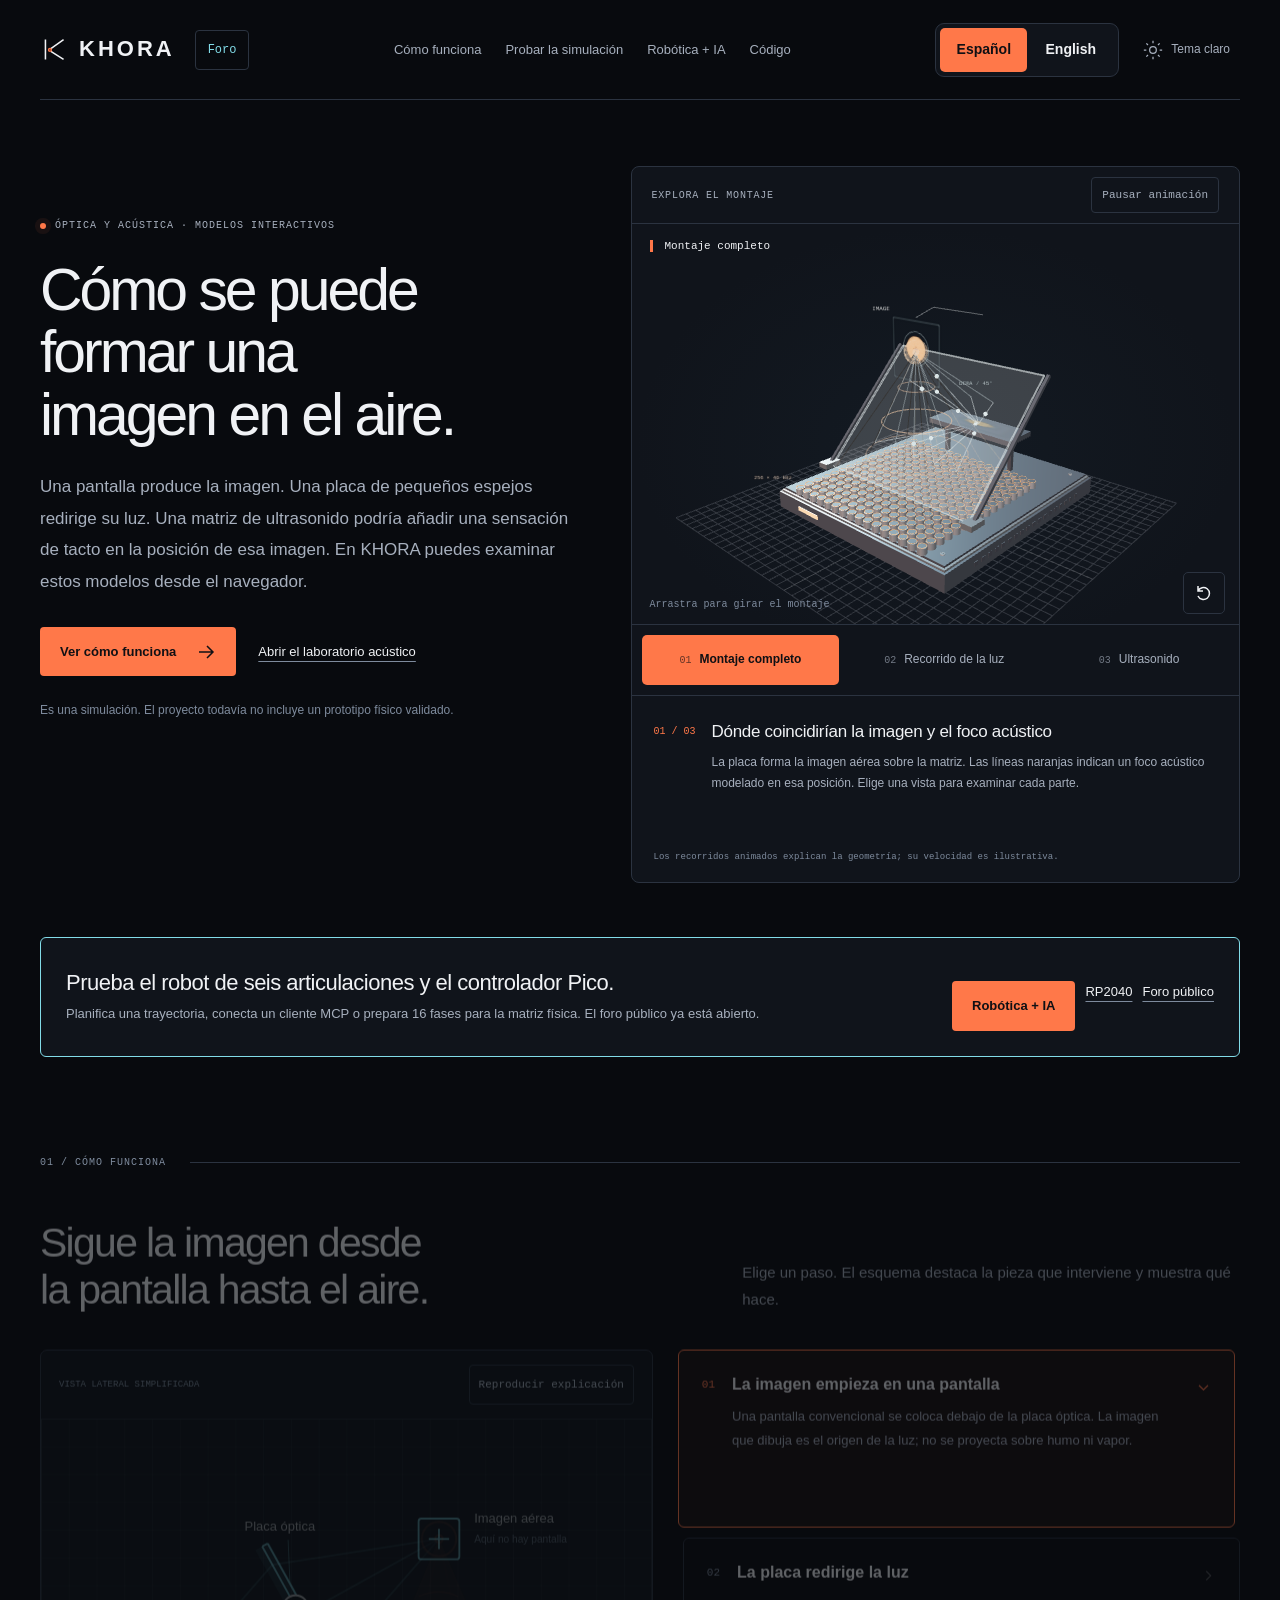
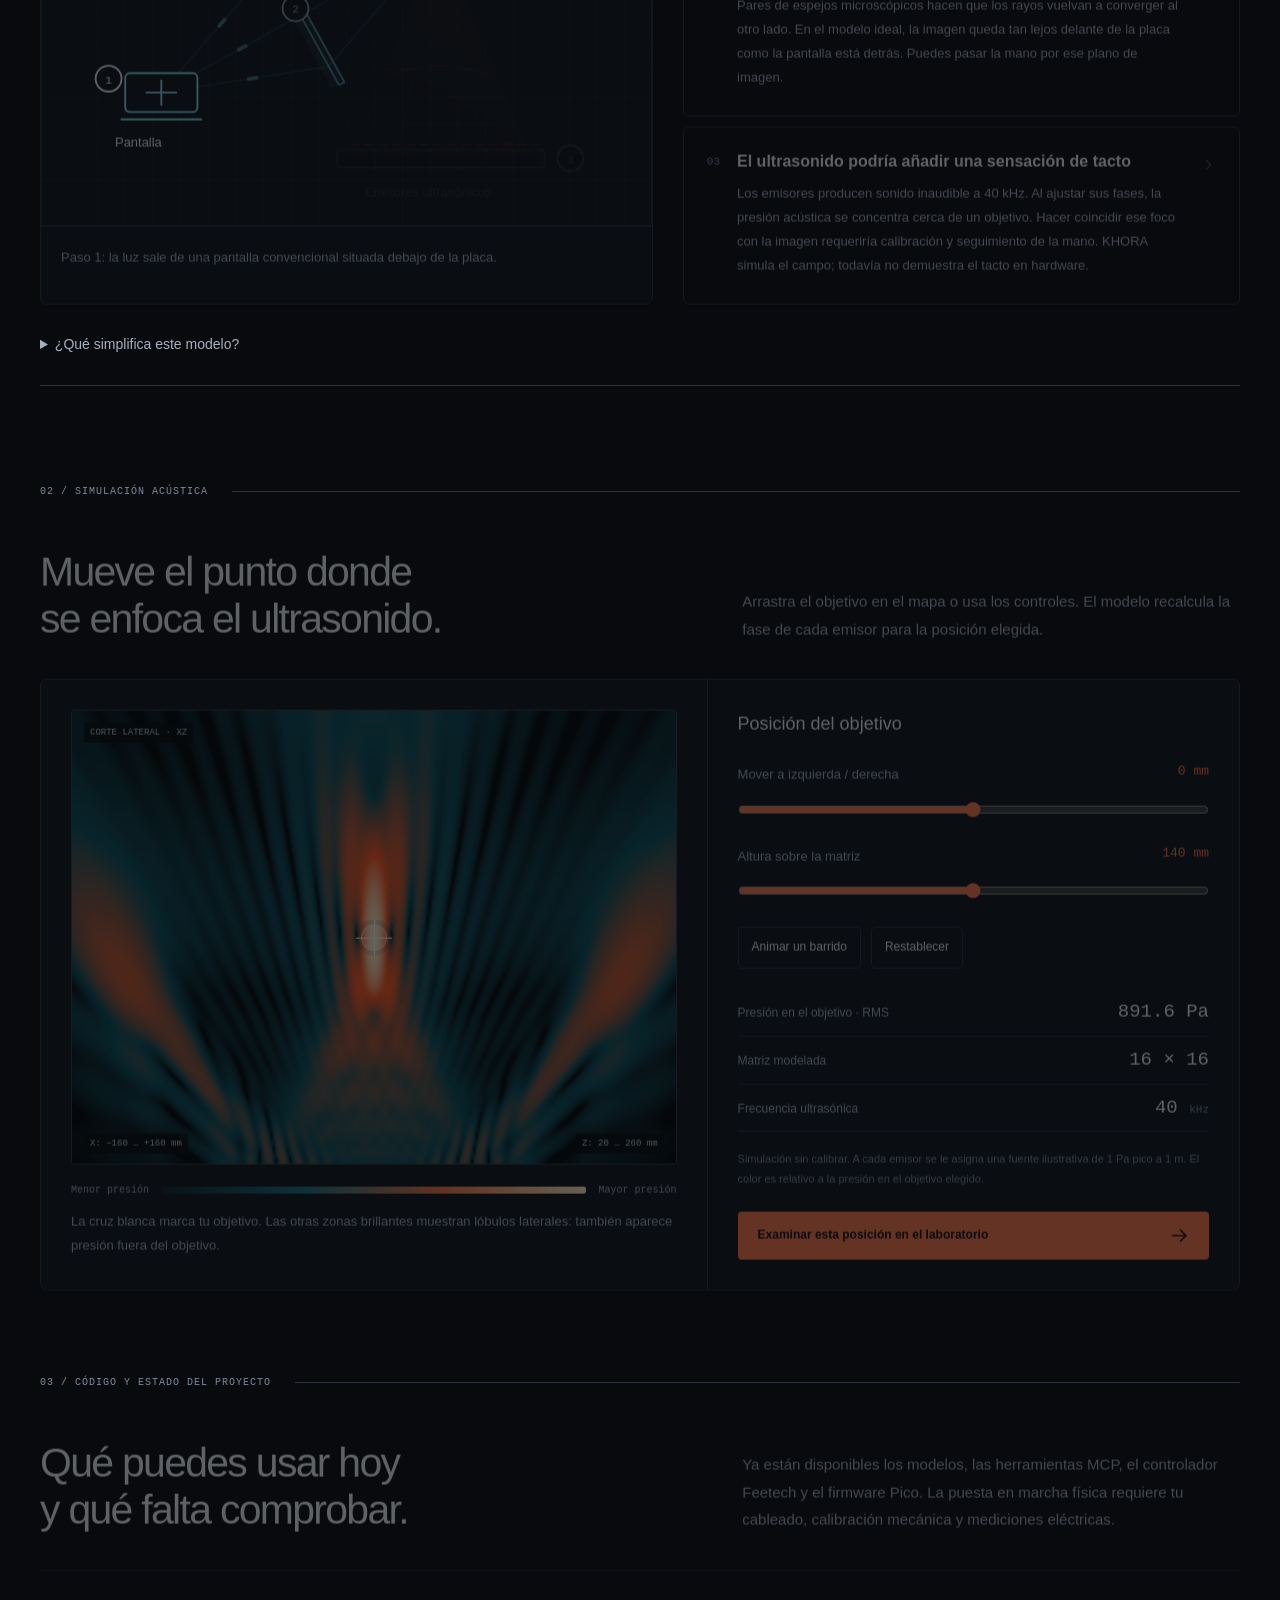
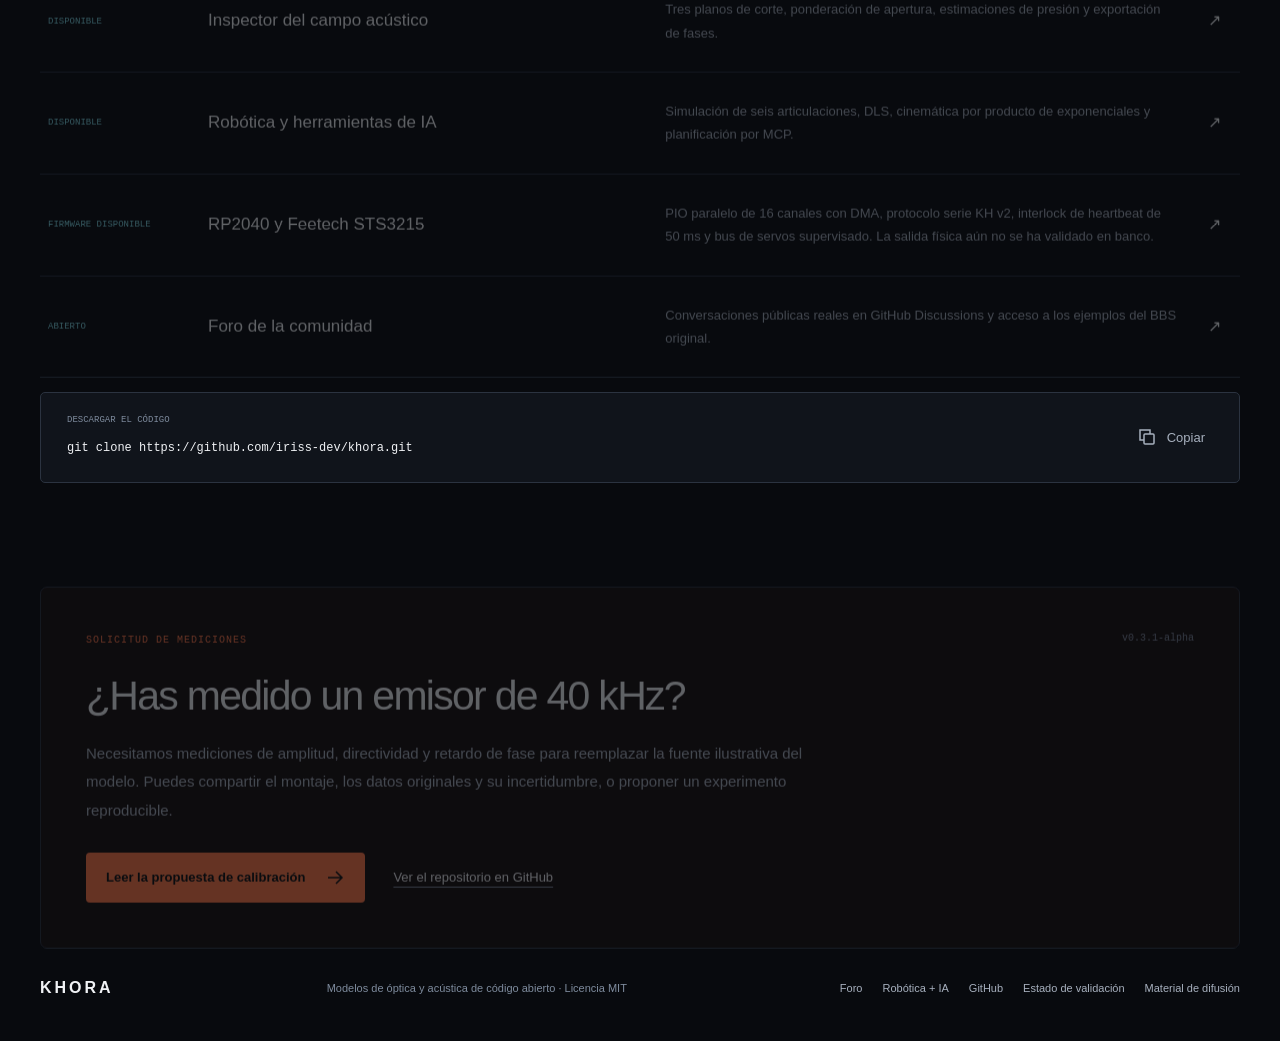
<file: index.html>
<!doctype html>
<html lang="en">
<head>
<meta charset="utf-8">
<meta name="viewport" content="width=device-width,initial-scale=1">
<meta http-equiv="refresh" content="0;url=platform/">
<title>KHORA — Simulador de imágenes aéreas y ultrasonido</title>
<meta name="description" content="Comprende cómo una placa óptica forma una imagen en el aire y prueba el enfoque de una matriz de 256 emisores ultrasónicos.">
<meta property="og:title" content="KHORA — Aerial imaging and ultrasound simulator">
<meta property="og:description" content="Follow the light through an optical plate and move the focus of a simulated 256-element ultrasonic array.">
<meta property="og:image" content="https://iriss-dev.github.io/khora/assets/press/khora-social.png">
<meta property="og:type" content="website">
<meta name="twitter:card" content="summary_large_image">
<link rel="canonical" href="https://iriss-dev.github.io/khora/platform/">
</head>
<body><p><a href="platform/">Open KHORA</a></p></body>
</html>
</file>
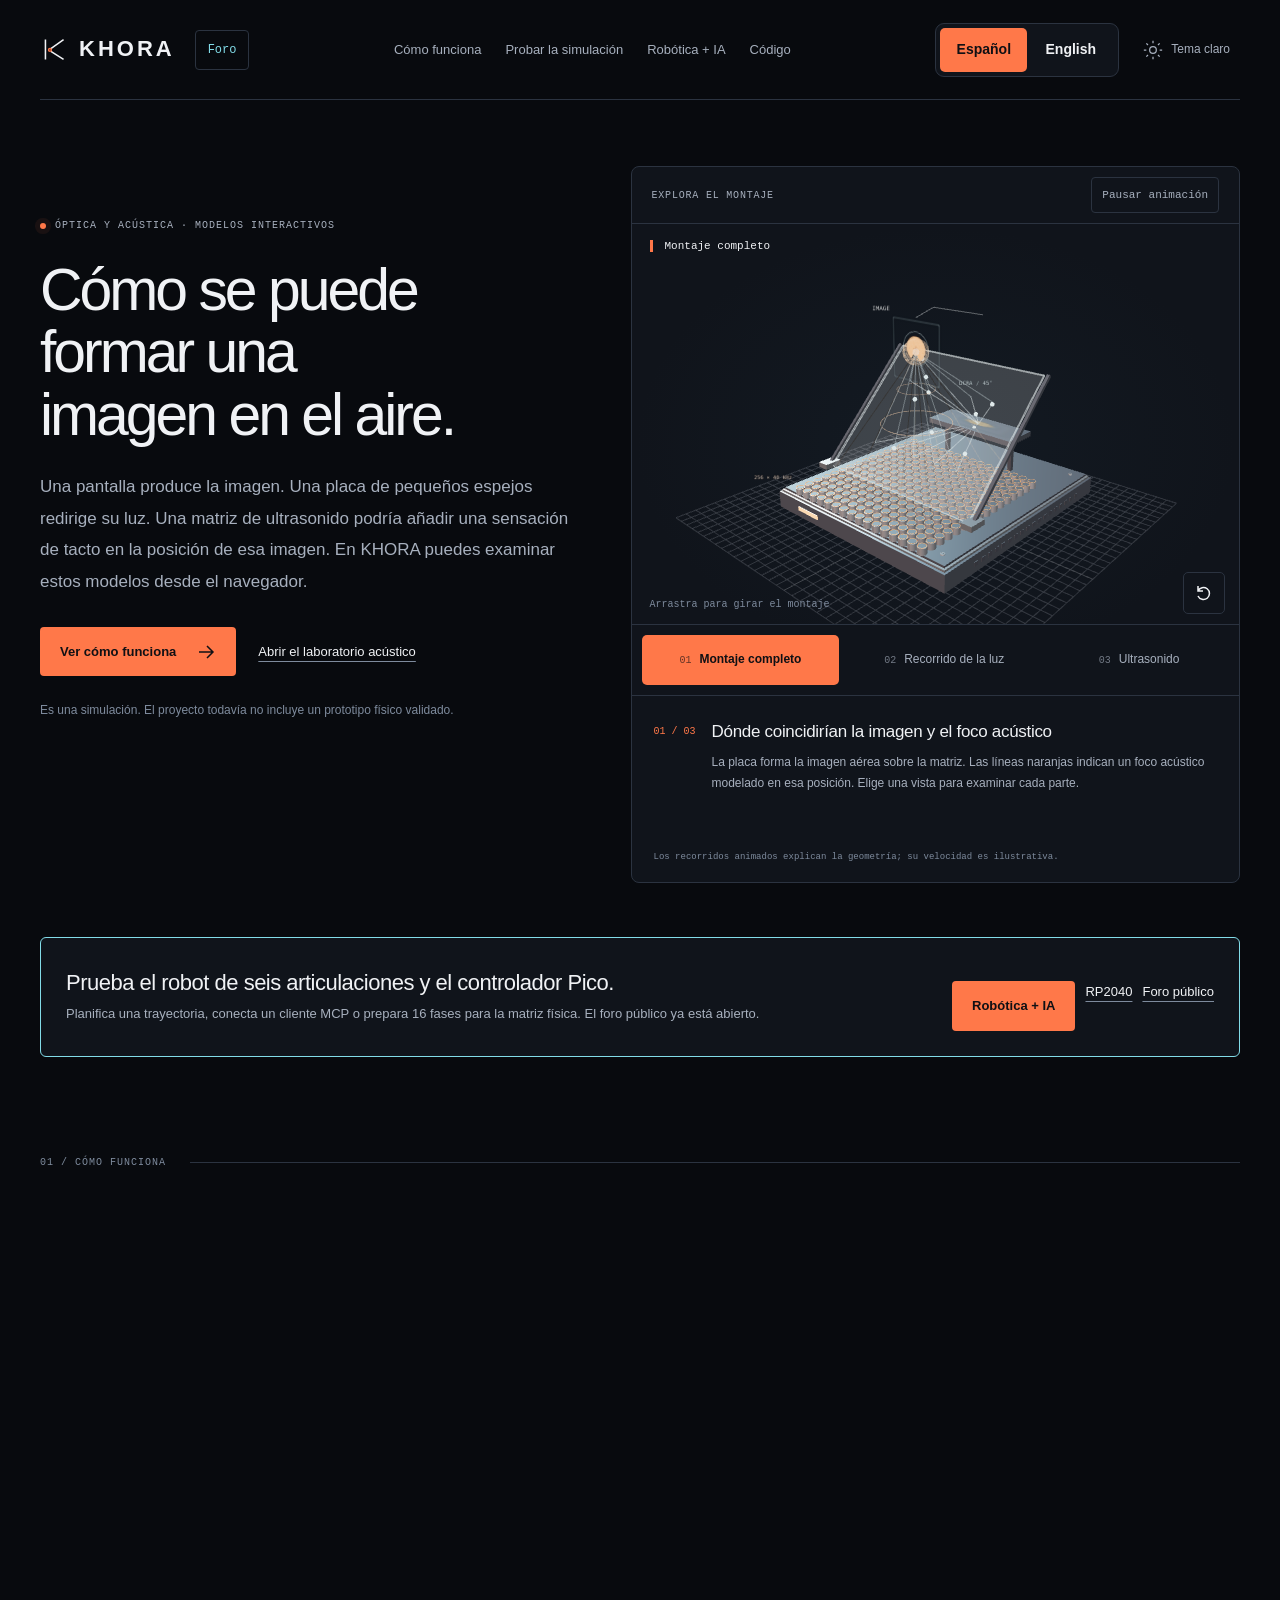
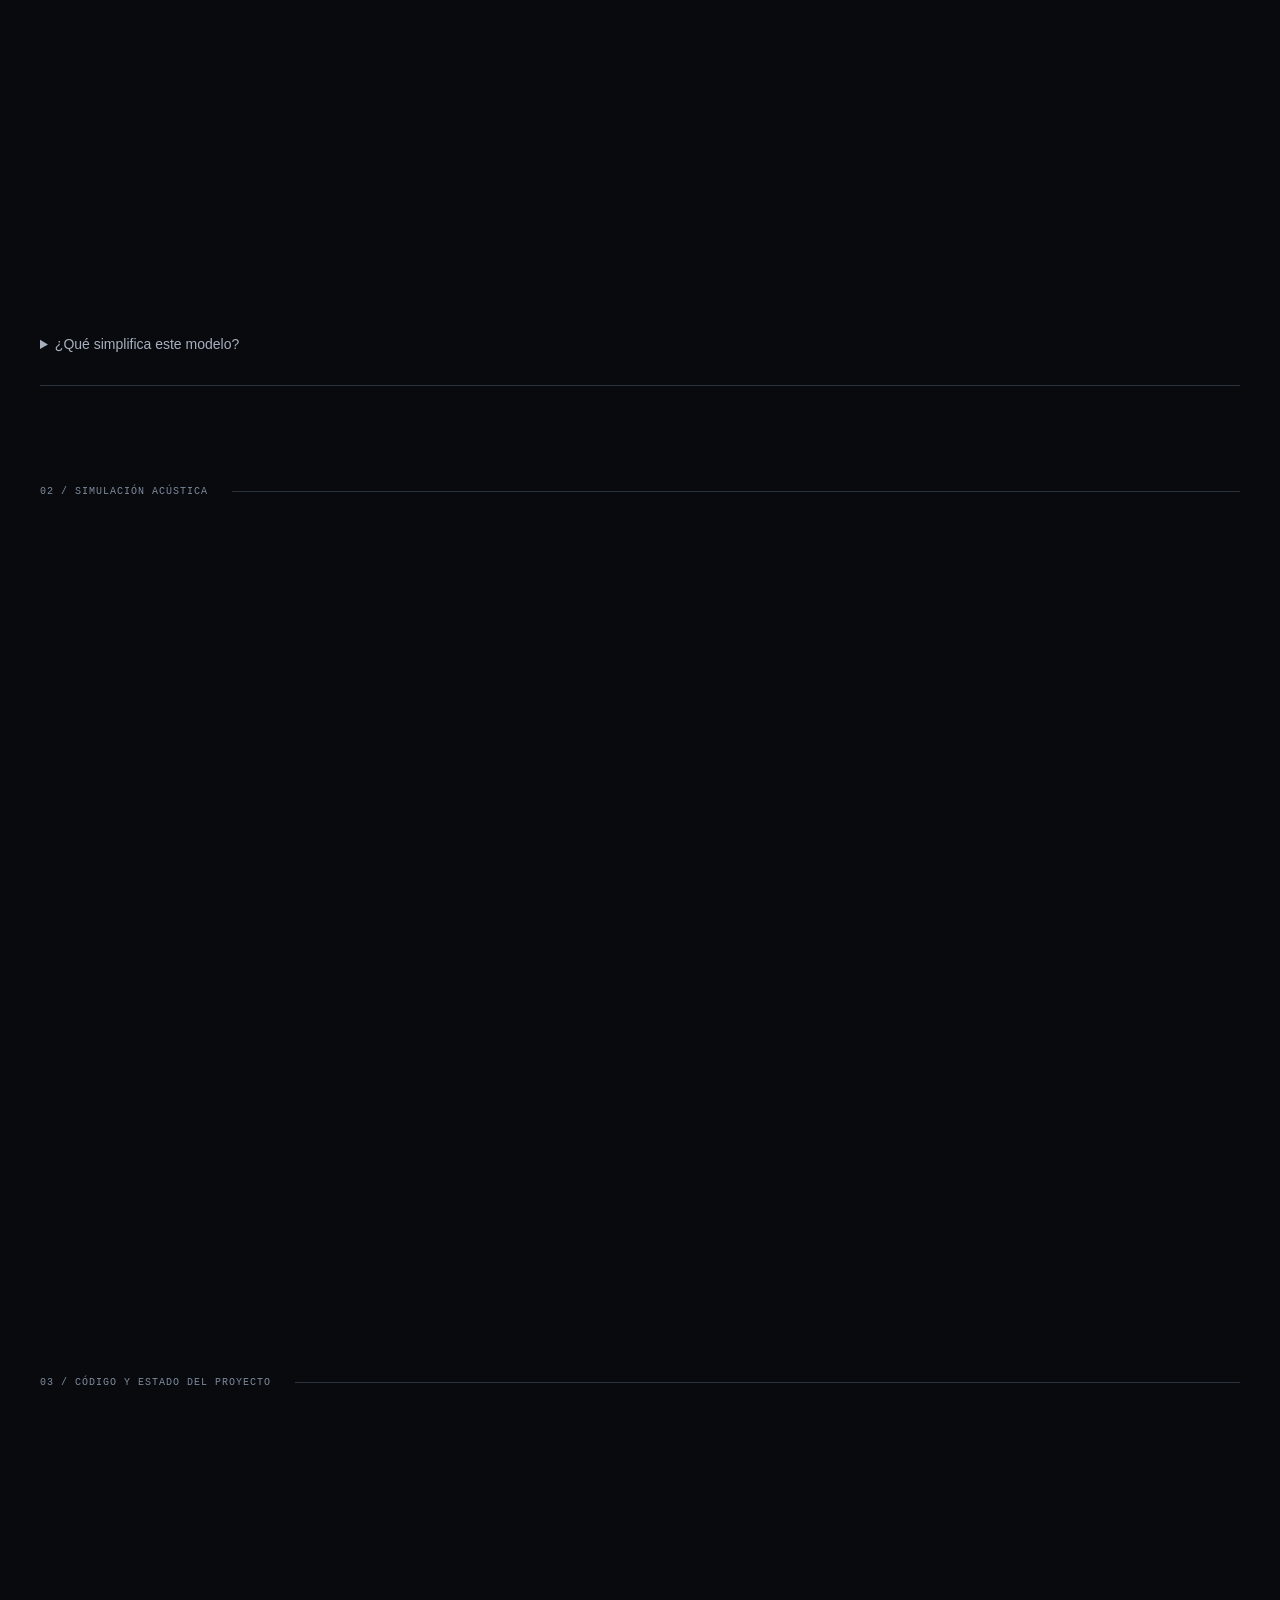
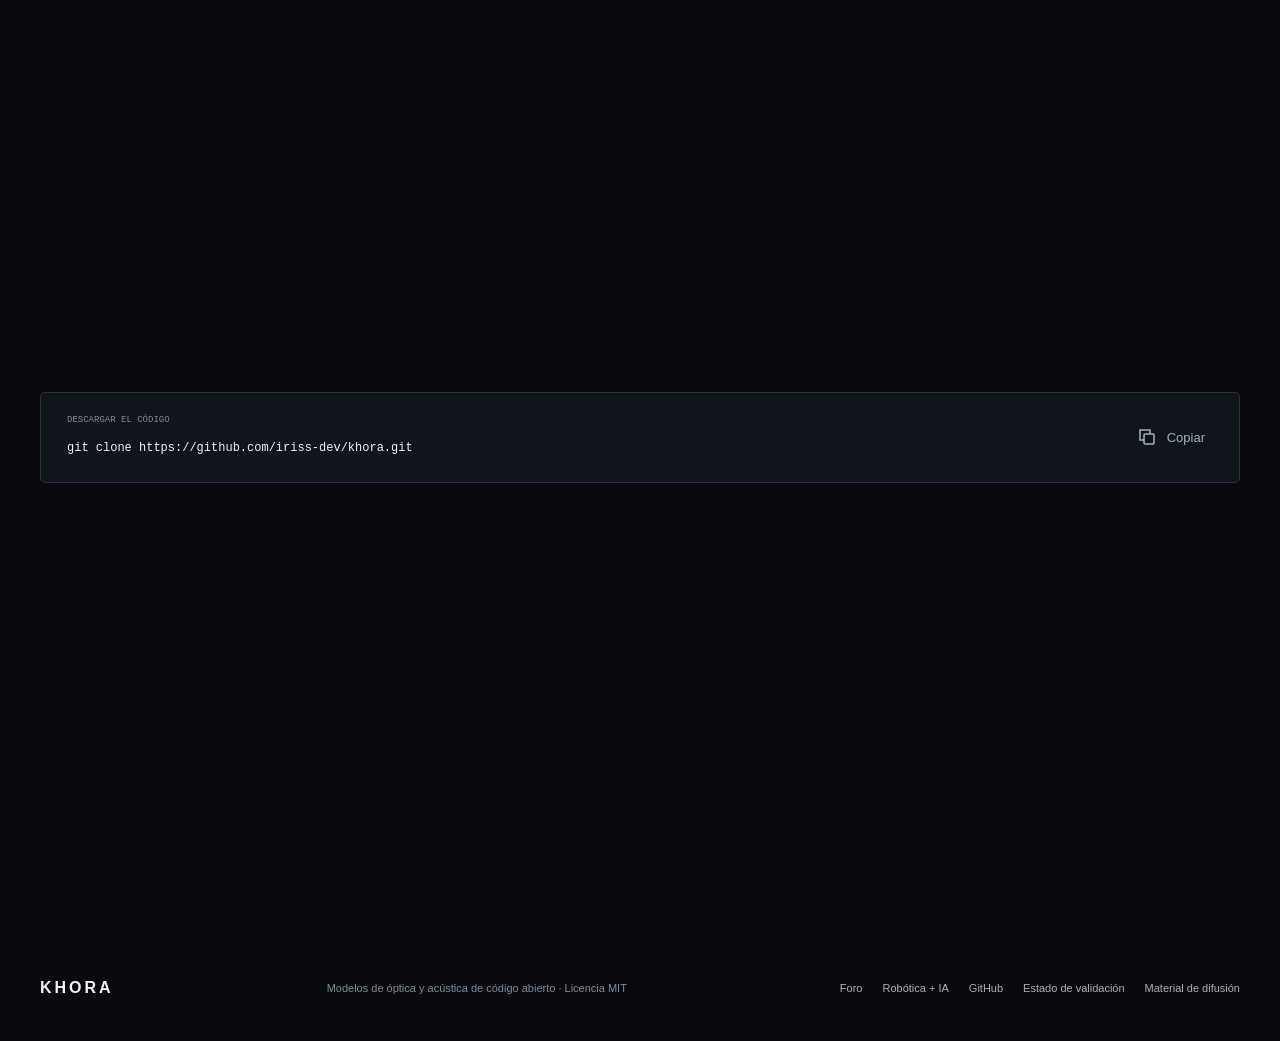
<file: platform/index.html>
<!doctype html>
<html lang="es">
<head>
  <meta charset="utf-8">
  <meta name="viewport" content="width=device-width,initial-scale=1">
  <meta http-equiv="Content-Security-Policy" content="default-src 'self'; script-src 'self'; style-src 'self'; img-src 'self' data:; connect-src 'self'; object-src 'none'; base-uri 'self'; form-action 'none'">
  <meta name="referrer" content="no-referrer">
  <title>KHORA — Simulador de imágenes aéreas y ultrasonido</title>
  <meta name="description" content="Comprende cómo una placa óptica forma una imagen en el aire y prueba el enfoque de una matriz de 256 emisores ultrasónicos.">
  <meta property="og:title" content="KHORA — Aerial imaging and ultrasound simulator">
  <meta property="og:description" content="Follow the light through an optical plate and move the focus of a simulated 256-element ultrasonic array.">
  <meta property="og:type" content="website">
  <meta property="og:image" content="https://iriss-dev.github.io/khora/assets/press/khora-social.png">
  <meta name="twitter:card" content="summary_large_image">
  <meta name="theme-color" content="#080a0e">
  <link rel="icon" href="../assets/logo/khora-mark.svg" type="image/svg+xml">
  <link rel="stylesheet" href="landing.css?v=20261021c">
  <link rel="stylesheet" href="workspace.css">
  <script defer src="vendor/three.min.js"></script>
  <script defer src="vendor/OrbitControls.js"></script>
  <script defer src="acoustic-field.js"></script>
  <script defer src="showcase.js?v=20261021c"></script>
  <script defer src="landing.js?v=20261021c"></script>
</head>
<body>
  <a class="skip-link" href="#main" data-en="Skip to content">Saltar al contenido</a>
  <header class="site-header">
    <div class="brand-group"><a class="brand" href="index.html" aria-label="KHORA"><svg viewBox="0 0 32 32" aria-hidden="true"><path d="M6 5v22M12 15 26 5M12 18l14 9"/><circle cx="11" cy="16.5" r="1.5"/></svg>KHORA</a><a class="forum-link" href="community.html" data-en="Forum">Foro</a></div>
    <nav aria-label="Principal" data-en-aria="Main navigation"><a href="#principle" data-en="How it works">Cómo funciona</a><a href="#explore" data-en="Try the simulation">Probar la simulación</a><a href="robot.html" data-en="Robotics + AI">Robótica + IA</a><a href="#build" data-en="Source code">Código</a></nav>
    <div class="header-actions">
      <div class="language-switch" role="group" aria-label="Idioma / Language"><button id="language-es" data-language="es" aria-pressed="true" lang="es">Español</button><button id="language" data-language="en" aria-pressed="false" lang="en">English</button></div>
      <button id="theme-toggle" class="theme-toggle" aria-pressed="false"><svg viewBox="0 0 24 24" aria-hidden="true"><circle cx="12" cy="12" r="4"/><path d="M12 1v3m0 16v3M1 12h3m16 0h3M4 4l2 2m12 12 2 2M4 20l2-2M18 6l2-2"/></svg><span id="theme-label">Tema claro</span></button>
    </div>
  </header>
  <main id="main">
    <section class="hero" aria-labelledby="hero-title">
      <div class="hero-copy">
        <p class="eyebrow"><span class="status-dot"></span><span data-en="Optics and acoustics · interactive models">Óptica y acústica · modelos interactivos</span></p>
        <h1 id="hero-title" data-en="How an image can form in the air.">Cómo se puede formar una imagen en el aire.</h1>
        <p class="hero-intro" data-en="A display produces the image. A plate of tiny mirrors redirects its light. An ultrasonic array could add a sensation of touch at the image's position. KHORA lets you inspect these models in your browser.">Una pantalla produce la imagen. Una placa de pequeños espejos redirige su luz. Una matriz de ultrasonido podría añadir una sensación de tacto en la posición de esa imagen. En KHORA puedes examinar estos modelos desde el navegador.</p>
        <div class="hero-actions"><a class="button primary" href="#principle"><span data-en="See how it works">Ver cómo funciona</span><svg viewBox="0 0 20 20" aria-hidden="true"><path d="M3 10h14M11 4l6 6-6 6"/></svg></a><a class="text-link" href="lab.html" data-en="Open the acoustic lab">Abrir el laboratorio acústico</a></div>
        <p class="hero-footnote" data-en="This is a simulation. The project does not yet include a validated physical prototype.">Es una simulación. El proyecto todavía no incluye un prototipo físico validado.</p>
      </div>
      <div class="hero-instrument" id="assembly" data-mode="all">
        <div class="instrument-caption"><span data-en="EXPLORE THE ASSEMBLY">EXPLORA EL MONTAJE</span><button id="rig-motion" aria-pressed="true" data-en="Pause animation">Pausar animación</button></div>
        <div class="rig-stage"><canvas id="rig-canvas" aria-label="Montaje ilustrativo con pantalla, placa óptica y emisores ultrasónicos" data-en-aria="Illustrative assembly with a display, optical plate and ultrasonic emitters"></canvas><div id="rig-fallback" hidden><img src="../assets/press/khora-rig.png" alt="Montaje ilustrativo de KHORA"></div><span id="rig-mode-tag" class="rig-mode-tag" data-en="Complete assembly">Montaje completo</span><span class="orbit-hint" data-en="Drag to rotate the assembly">Arrastra para girar el montaje</span><button id="rig-reset" aria-label="Restablecer vista" data-en-aria="Reset view"><svg viewBox="0 0 20 20" aria-hidden="true"><path d="M4 8a6 6 0 1 1 0 5M4 3v5h5"/></svg></button></div>
        <div class="rig-controls" role="group" aria-label="Vista del montaje" data-en-aria="Assembly view"><button data-rig="all" aria-pressed="true"><span class="mode-number">01</span><span data-en="Complete assembly">Montaje completo</span></button><button data-rig="optics" aria-pressed="false"><span class="mode-number">02</span><span data-en="Light path">Recorrido de la luz</span></button><button data-rig="haptics" aria-pressed="false"><span class="mode-number">03</span><span data-en="Ultrasound">Ultrasonido</span></button></div>
        <div class="rig-explanation" aria-live="polite"><span id="rig-step">01 / 03</span><div><h2 id="rig-heading" data-en="Where the image and the acoustic focus would meet">Dónde coincidirían la imagen y el foco acústico</h2><p id="rig-description" data-en="The plate forms the aerial image above the array. The orange lines mark a modeled acoustic focus at that position. Select a view to inspect each part.">La placa forma la imagen aérea sobre la matriz. Las líneas naranjas indican un foco acústico modelado en esa posición. Elige una vista para examinar cada parte.</p></div></div>
        <p class="rig-disclaimer" data-en="Animated paths explain the geometry; their speed is illustrative.">Los recorridos animados explican la geometría; su velocidad es ilustrativa.</p>
      </div>
    </section>
    <section class="community-banner"><div><h2 data-en="Try the six-joint robot and the Pico controller.">Prueba el robot de seis articulaciones y el controlador Pico.</h2><p data-en="Plan a trajectory, connect an MCP client, or prepare 16 phases for the physical array. The public forum is now open.">Planifica una trayectoria, conecta un cliente MCP o prepara 16 fases para la matriz física. El foro público ya está abierto.</p></div><div class="workspace-actions"><a class="button primary" href="robot.html" data-en="Robotics + AI">Robótica + IA</a><a class="text-link" href="hardware.html">RP2040</a><a class="text-link" href="community.html" data-en="Public forum">Foro público</a></div></section>
    <section class="principle section" id="principle" aria-labelledby="principle-title">
      <div class="section-label"><span data-en="01 / HOW IT WORKS">01 / CÓMO FUNCIONA</span><span class="hairline"></span></div>
      <div class="section-heading"><h2 id="principle-title" data-en="Follow the image from the display to the air.">Sigue la imagen desde la pantalla hasta el aire.</h2><p data-en="Choose a step. The diagram highlights the part involved and shows what it does.">Elige un paso. El esquema destaca la pieza que interviene y muestra qué hace.</p></div>
      <div class="explanation-layout">
        <div class="process-diagram" id="process-diagram" data-step="1">
          <div class="diagram-top"><span data-en="SIMPLIFIED SIDE VIEW">VISTA LATERAL SIMPLIFICADA</span><button id="guide-play" aria-pressed="false" data-en="Play the explanation">Reproducir explicación</button></div>
          <svg class="optical-diagram" viewBox="0 0 660 440" role="img" aria-labelledby="diagram-title"><title id="diagram-title" data-en="Display light redirected by an optical plate toward an aerial image, with an ultrasound focus at the same position">La luz de una pantalla se redirige hacia una imagen aérea mediante una placa, con un foco ultrasónico en la misma posición</title>
            <defs><pattern id="diagram-grid" width="30" height="30" patternUnits="userSpaceOnUse"><path d="M30 0H0V30" fill="none" stroke="currentColor" stroke-width=".5"/></pattern><linearGradient id="beam-fill" x1="0" y1="1" x2="0.5" y2="0"><stop offset="0" stop-color="#ff713d" stop-opacity=".03"/><stop offset="1" stop-color="#ff713d" stop-opacity=".3"/></linearGradient></defs>
            <rect width="660" height="440" fill="url(#diagram-grid)" class="diagram-grid"/>
            <g class="diagram-light"><path class="light-ray" d="M130 296 250 158 430 130M130 296 280 213 430 130M130 296 310 268 430 130"/><path class="light-travel" d="M130 296 250 158 430 130M130 296 280 213 430 130M130 296 310 268 430 130"/></g>
            <g class="diagram-display"><rect x="91" y="275" width="78" height="42" rx="5"/><path d="M113 296h34m-17-14v28M86 325h88"/><circle class="component-number" cx="73" cy="281" r="14"/><text x="73" y="286" class="number-text">1</text><text x="80" y="354" data-en="Display">Pantalla</text></g>
            <g class="diagram-plate"><path class="plate-glow" d="M239 138 322 288"/><path d="M239 138 322 288M245 135 328 285M239 138l6-3m77 153 6-3"/><circle class="component-number" cx="275" cy="205" r="14"/><text x="275" y="210" class="number-text">2</text><text x="220" y="121" data-en="Optical plate">Placa óptica</text><path class="annotation-line" d="M267 131 269 178"/></g>
            <g class="diagram-aerial"><rect x="408" y="108" width="44" height="44" rx="3"/><path d="M419 130h22m-11-11v22"/><text x="468" y="112" data-en="Aerial image">Imagen aérea</text><text x="468" y="134" class="diagram-secondary" data-en="No screen here">Aquí no hay pantalla</text></g>
            <g class="diagram-ultrasound"><path class="diagram-beam" d="M330 366 430 130 532 366Z"/><path class="sound-ray" d="M340 358 430 130M386 358 430 130M478 358 430 130M523 358 430 130"/><path class="sound-front front-one" d="M360 315Q430 288 502 315"/><path class="sound-front front-two" d="M379 269Q430 249 482 269"/><path class="sound-front front-three" d="M400 215Q430 201 458 215"/><circle class="focus-halo" cx="430" cy="130" r="17"/><circle cx="430" cy="130" r="4"/><rect x="320" y="358" width="224" height="19" rx="3"/><path d="M334 352h10m5 0h10m5 0h10m5 0h10m5 0h10m5 0h10m5 0h10m5 0h10m5 0h10m5 0h10m5 0h10m5 0h10m5 0h10m5 0h10"/><circle class="component-number" cx="572" cy="367" r="14"/><text x="572" y="372" class="number-text">3</text><text x="350" y="408" data-en="Ultrasonic emitters">Emisores ultrasónicos</text></g>
          </svg>
          <div class="diagram-caption" id="diagram-caption" aria-live="polite" data-en="Step 1: light comes from a conventional display below the plate.">Paso 1: la luz sale de una pantalla convencional situada debajo de la placa.</div>
        </div>
        <div class="process-steps" role="group" aria-label="Pasos del funcionamiento" data-en-aria="How it works, step by step">
          <button class="process-step" data-step="1" aria-pressed="true"><span class="step-index">01</span><span><strong data-en="The image starts on a display">La imagen empieza en una pantalla</strong><span data-en="A conventional display sits below the optical plate. The image drawn on it is the source of the light; nothing is projected into smoke or mist.">Una pantalla convencional se coloca debajo de la placa óptica. La imagen que dibuja es el origen de la luz; no se proyecta sobre humo ni vapor.</span></span><svg viewBox="0 0 20 20" aria-hidden="true"><path d="m7 4 6 6-6 6"/></svg></button>
          <button class="process-step" data-step="2" aria-pressed="false"><span class="step-index">02</span><span><strong data-en="The plate redirects the light">La placa redirige la luz</strong><span data-en="Pairs of microscopic mirrors make the rays converge again on the other side. In the ideal model, the image is as far in front of the plate as the display is behind it. You can pass a hand through that image plane.">Pares de espejos microscópicos hacen que los rayos vuelvan a converger al otro lado. En el modelo ideal, la imagen queda tan lejos delante de la placa como la pantalla está detrás. Puedes pasar la mano por ese plano de imagen.</span></span><svg viewBox="0 0 20 20" aria-hidden="true"><path d="m7 4 6 6-6 6"/></svg></button>
          <button class="process-step" data-step="3" aria-pressed="false"><span class="step-index">03</span><span><strong data-en="Ultrasound could add a sensation of touch">El ultrasonido podría añadir una sensación de tacto</strong><span data-en="The emitters produce inaudible sound at 40 kHz. Adjusting their phases concentrates acoustic pressure near a target. Aligning that focus with the image would require calibration and tracking. KHORA currently simulates the field; it does not demonstrate touch on hardware.">Los emisores producen sonido inaudible a 40 kHz. Al ajustar sus fases, la presión acústica se concentra cerca de un objetivo. Hacer coincidir ese foco con la imagen requeriría calibración y seguimiento de la mano. KHORA simula el campo; todavía no demuestra el tacto en hardware.</span></span><svg viewBox="0 0 20 20" aria-hidden="true"><path d="m7 4 6 6-6 6"/></svg></button>
        </div>
      </div>
      <details class="model-details"><summary data-en="What does this model simplify?">¿Qué simplifica este modelo?</summary><p data-en="The optical study assumes an ideal DCRA plate. Real plates have limited viewing angles, light losses and manufacturing errors. The acoustic model uses baffled circular pistons, spherical propagation and quantized phase. The source amplitude is illustrative, so the readouts are not measurements of a physical array.">El estudio óptico supone una placa DCRA ideal. Las placas reales tienen un ángulo de visión limitado, pérdidas de luz y errores de fabricación. El modelo acústico utiliza pistones circulares en bafle, propagación esférica y fase cuantizada. La amplitud de la fuente es ilustrativa: las lecturas no son mediciones de una matriz física.</p><a class="text-link" href="https://github.com/iriss-dev/khora/blob/master/docs/ENGINEERING_AUDIT.md" data-en="Read the equations, checks and assumptions">Leer las ecuaciones, pruebas y supuestos</a></details>
    </section>
    <section class="explore section" id="explore" aria-labelledby="explore-title">
      <div class="section-label"><span data-en="02 / ACOUSTIC SIMULATION">02 / SIMULACIÓN ACÚSTICA</span><span class="hairline"></span></div>
      <div class="section-heading"><h2 id="explore-title" data-en="Move the point where the ultrasound is focused.">Mueve el punto donde se enfoca el ultrasonido.</h2><p data-en="Drag the target in the map or use the sliders. The model recalculates the phase of each emitter for the selected position.">Arrastra el objetivo en el mapa o usa los controles. El modelo recalcula la fase de cada emisor para la posición elegida.</p></div>
      <div class="field-preview">
        <div class="preview-visual"><div class="preview-plot" id="preview-plot"><canvas id="preview-canvas" aria-label="Corte lateral del campo acústico; usa los controles de posición para cambiar el objetivo" data-en-aria="Side section of the acoustic field; use the position controls to move the target"></canvas><span id="preview-marker" aria-hidden="true"><span></span></span><span class="preview-axis-x">X: −160 … +160 mm</span><span class="preview-axis-z">Z: 20 … 260 mm</span><span class="preview-badge" data-en="SIDE SECTION · XZ">CORTE LATERAL · XZ</span><div class="preview-error" id="preview-error" hidden data-en="Your browser cannot draw the field with WebGL. The position controls and numerical readouts still work.">Tu navegador no puede dibujar el campo con WebGL. Los controles y las lecturas numéricas siguen funcionando.</div></div><div class="field-legend"><span data-en="Lower pressure">Menor presión</span><span class="pressure-scale"></span><span data-en="Higher pressure">Mayor presión</span></div><p data-en="The white cross marks your target. Other bright areas show sidelobes: pressure also appears away from the target.">La cruz blanca marca tu objetivo. Las otras zonas brillantes muestran lóbulos laterales: también aparece presión fuera del objetivo.</p></div>
        <div class="preview-console"><h3 data-en="Target position">Posición del objetivo</h3><label for="preview-focus"><span data-en="Move left / right">Mover a izquierda / derecha</span><output id="preview-value">0 mm</output></label><input id="preview-focus" type="range" min="-60" max="60" value="0"><label for="preview-height"><span data-en="Height above the array">Altura sobre la matriz</span><output id="preview-height-value">140 mm</output></label><input id="preview-height" type="range" min="40" max="240" value="140"><div class="preview-actions"><button id="preview-sweep" aria-pressed="false" data-en="Animate a sweep">Animar un barrido</button><button id="preview-reset" data-en="Reset">Restablecer</button></div><dl><div><dt data-en="Pressure at target · RMS">Presión en el objetivo · RMS</dt><dd id="preview-pressure">—</dd></div><div><dt data-en="Modeled array">Matriz modelada</dt><dd>16 × 16</dd></div><div><dt data-en="Ultrasonic frequency">Frecuencia ultrasónica</dt><dd>40 <small>kHz</small></dd></div></dl><p class="model-note" data-en="Uncalibrated simulation. Each emitter is assigned an illustrative 1 Pa peak at 1 m. Color is relative to pressure at the chosen target.">Simulación sin calibrar. A cada emisor se le asigna una fuente ilustrativa de 1 Pa pico a 1 m. El color es relativo a la presión en el objetivo elegido.</p><a class="button primary" id="preview-open" href="lab.html"><span data-en="Inspect this position in the lab">Examinar esta posición en el laboratorio</span><svg viewBox="0 0 20 20" aria-hidden="true"><path d="M3 10h14M11 4l6 6-6 6"/></svg></a></div>
      </div>
    </section>
    <section class="build section" id="build" aria-labelledby="build-title">
      <div class="section-label"><span data-en="03 / CODE AND PROJECT STATUS">03 / CÓDIGO Y ESTADO DEL PROYECTO</span><span class="hairline"></span></div>
      <div class="section-heading"><h2 id="build-title" data-en="What you can use today, and what still needs testing.">Qué puedes usar hoy y qué falta comprobar.</h2><p data-en="The reference models, MCP tools, Feetech controller and Pico firmware are available. Physical commissioning still requires your wiring, mechanical calibration and electrical measurements.">Ya están disponibles los modelos, las herramientas MCP, el controlador Feetech y el firmware Pico. La puesta en marcha física requiere tu cableado, calibración mecánica y mediciones eléctricas.</p></div>
      <div class="build-table">
        <a href="lab.html"><span class="build-status available" data-en="AVAILABLE">DISPONIBLE</span><h3 data-en="Acoustic field inspector">Inspector del campo acústico</h3><p data-en="Three section planes, aperture weighting, pressure estimates and phase export.">Tres planos de corte, ponderación de apertura, estimaciones de presión y exportación de fases.</p><span>↗</span></a>
        <a href="robot.html"><span class="build-status available" data-en="AVAILABLE">DISPONIBLE</span><h3 data-en="Robotics and AI tools">Robótica y herramientas de IA</h3><p data-en="Six-joint simulation, DLS, product-of-exponentials kinematics and MCP trajectory planning.">Simulación de seis articulaciones, DLS, cinemática por producto de exponenciales y planificación por MCP.</p><span>↗</span></a>
        <a href="hardware.html"><span class="build-status available" data-en="FIRMWARE AVAILABLE">FIRMWARE DISPONIBLE</span><h3 data-en="RP2040 and Feetech STS3215">RP2040 y Feetech STS3215</h3><p data-en="16-channel parallel PIO with DMA, KH v2 serial transport, a 50 ms heartbeat interlock and a guarded servo bus. Physical output is not yet bench-validated.">PIO paralelo de 16 canales con DMA, protocolo serie KH v2, interlock de heartbeat de 50 ms y bus de servos supervisado. La salida física aún no se ha validado en banco.</p><span>↗</span></a>
        <a href="community.html"><span class="build-status available" data-en="OPEN">ABIERTO</span><h3 data-en="Community forum">Foro de la comunidad</h3><p data-en="Real public conversations on GitHub Discussions, plus access to the original BBS examples.">Conversaciones públicas reales en GitHub Discussions y acceso a los ejemplos del BBS original.</p><span>↗</span></a>
      </div>
      <div class="clone-box"><div><span data-en="DOWNLOAD THE SOURCE">DESCARGAR EL CÓDIGO</span><code>git clone https://github.com/iriss-dev/khora.git</code></div><button id="copy-clone" aria-label="Copiar comando Git" data-en-aria="Copy Git command"><svg viewBox="0 0 20 20" aria-hidden="true"><rect x="7" y="7" width="10" height="10" rx="1"/><path d="M13 7V3H3v10h4"/></svg><span data-en="Copy">Copiar</span></button></div>
    </section>
    <section class="invitation section" id="contribute"><div class="invitation-top"><p class="eyebrow" data-en="OPEN MEASUREMENT REQUEST">SOLICITUD DE MEDICIONES</p><span class="version">v0.3.1-alpha</span></div><h2 data-en="Have you measured a 40 kHz emitter?">¿Has medido un emisor de 40 kHz?</h2><p data-en="We need amplitude, directivity and phase-delay measurements to replace the model's illustrative source. Share your setup, raw data and uncertainty, or suggest a reproducible experiment.">Necesitamos mediciones de amplitud, directividad y retardo de fase para reemplazar la fuente ilustrativa del modelo. Puedes compartir el montaje, los datos originales y su incertidumbre, o proponer un experimento reproducible.</p><div class="invitation-actions"><a class="button primary" href="https://github.com/iriss-dev/khora/issues/1"><span data-en="Read the calibration proposal">Leer la propuesta de calibración</span><svg viewBox="0 0 20 20" aria-hidden="true"><path d="M3 10h14M11 4l6 6-6 6"/></svg></a><a class="text-link" href="https://github.com/iriss-dev/khora" data-en="View the repository on GitHub">Ver el repositorio en GitHub</a></div></section>
  </main>
  <footer class="site-footer"><a class="brand" href="index.html">KHORA</a><p data-en="Open-source optics and acoustics models · MIT license">Modelos de óptica y acústica de código abierto · Licencia MIT</p><div><a href="community.html" data-en="Forum">Foro</a><a href="robot.html" data-en="Robotics + AI">Robótica + IA</a><a href="https://github.com/iriss-dev/khora">GitHub</a><a href="https://github.com/iriss-dev/khora/blob/master/docs/PHYSICAL_PROOF_AND_VALIDATION.md" data-en="Validation status">Estado de validación</a><a href="../assets/press/khora-launch-kit.zip" download data-en="Launch assets">Material de difusión</a></div></footer>
  <div id="site-toast" role="status" aria-live="polite"></div>
</body>
</html>
</file>
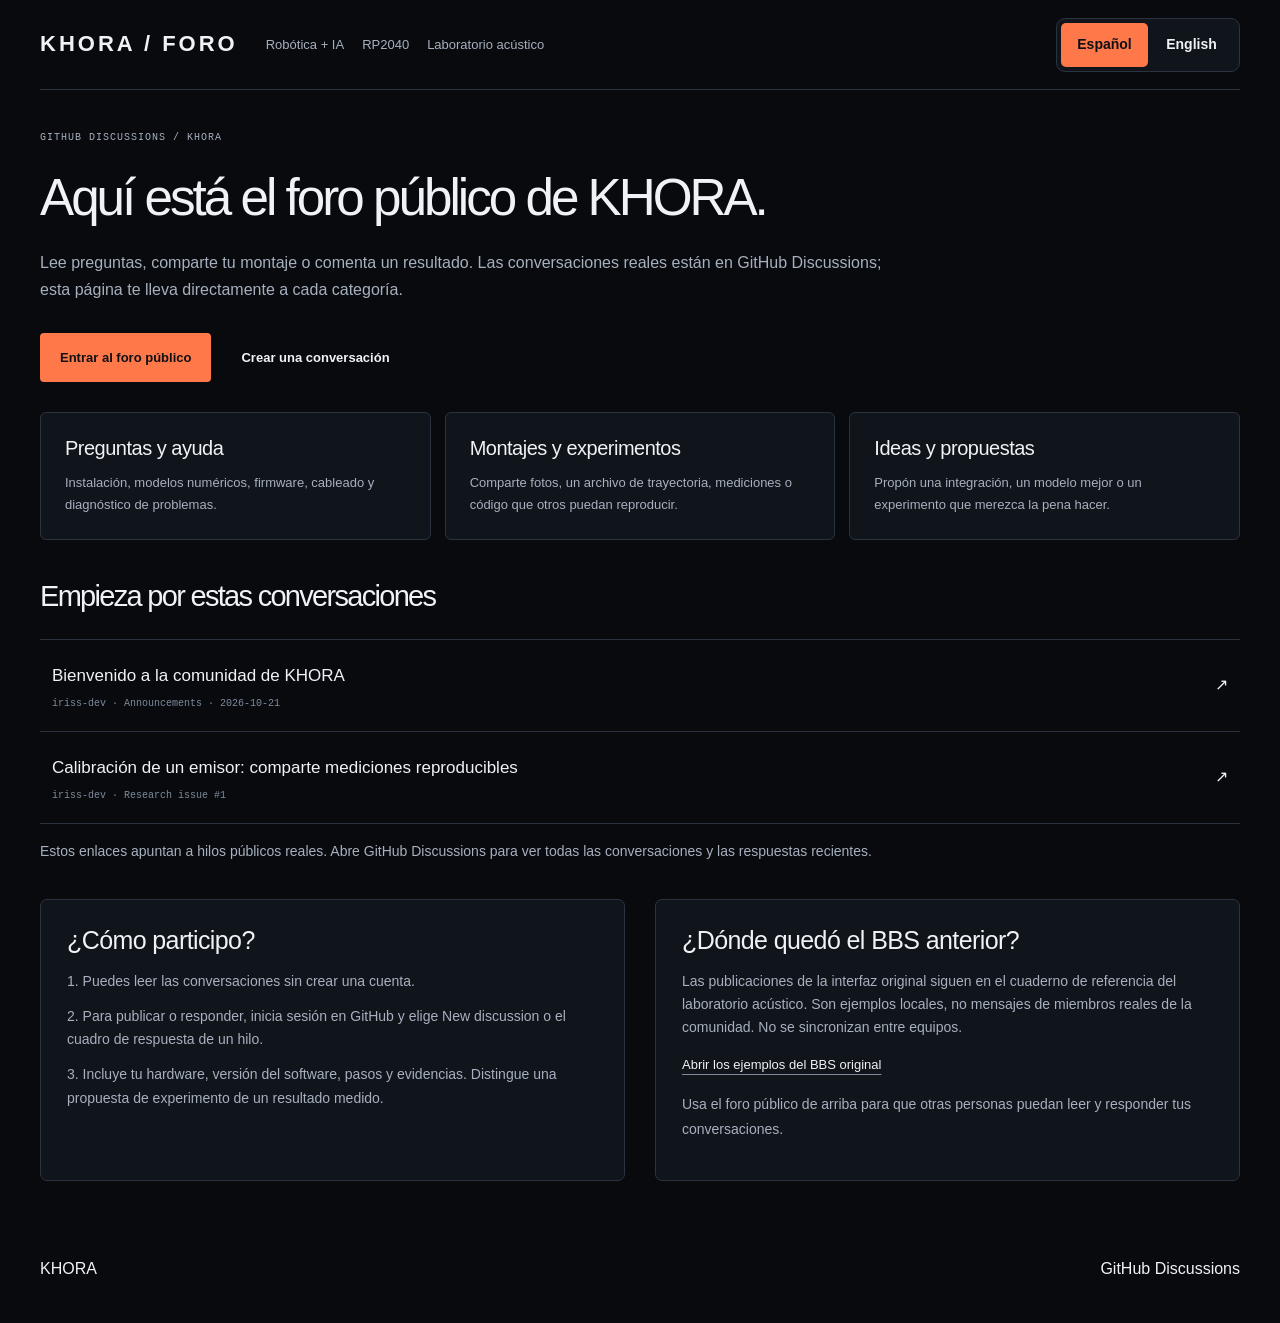
<file: platform/community.html>
<!doctype html>
<html lang="es">
  <head>
    <meta charset="utf-8" />
    <meta name="viewport" content="width=device-width,initial-scale=1" />
    <meta
      http-equiv="Content-Security-Policy"
      content="default-src 'self'; script-src 'self'; style-src 'self'; img-src 'self' data:; connect-src 'self'; object-src 'none'; base-uri 'self'"
    />
    <title>KHORA — Comunidad y foro</title>
    <link rel="stylesheet" href="landing.css?v=20261021c" />
    <link rel="stylesheet" href="workspace.css" />
    <script defer src="workspace-ui.js"></script>
  </head>
  <body>
    <header class="site-header workspace-header">
      <a class="brand" href="index.html">KHORA / FORO</a>
      <nav>
        <a href="robot.html" data-en="Robotics + AI">Robótica + IA</a
        ><a href="hardware.html">RP2040</a
        ><a href="lab.html" data-en="Acoustic lab">Laboratorio acústico</a>
      </nav>
      <div class="language-switch" role="group" aria-label="Idioma / Language">
        <button data-language="es" aria-pressed="true">Español</button
        ><button data-language="en" aria-pressed="false">English</button>
      </div>
    </header>
    <main class="workspace-main">
      <p class="eyebrow">GITHUB DISCUSSIONS / KHORA</p>
      <h1 data-en="The public KHORA forum is here.">Aquí está el foro público de KHORA.</h1>
      <p
        class="workspace-intro"
        data-en="Read questions, share your setup or discuss a result. The actual conversations live in GitHub Discussions; this page gives you direct access to each category."
      >
        Lee preguntas, comparte tu montaje o comenta un resultado. Las conversaciones reales están
        en GitHub Discussions; esta página te lleva directamente a cada categoría.
      </p>
      <div class="workspace-actions">
        <a
          class="button primary"
          href="https://github.com/iriss-dev/khora/discussions"
          data-en="Enter the public forum"
          >Entrar al foro público</a
        ><a
          class="button"
          href="https://github.com/iriss-dev/khora/discussions/new/choose"
          data-en="Start a discussion"
          >Crear una conversación</a
        >
      </div>
      <div class="community-categories">
        <a href="https://github.com/iriss-dev/khora/discussions/categories/q-a"
          ><h2 data-en="Questions and help">Preguntas y ayuda</h2>
          <p data-en="Installation, numerical models, firmware, wiring and troubleshooting.">
            Instalación, modelos numéricos, firmware, cableado y diagnóstico de problemas.
          </p></a
        ><a href="https://github.com/iriss-dev/khora/discussions/categories/show-and-tell"
          ><h2 data-en="Builds and experiments">Montajes y experimentos</h2>
          <p
            data-en="Share photos, a trajectory file, measurements or code that others can reproduce."
          >
            Comparte fotos, un archivo de trayectoria, mediciones o código que otros puedan
            reproducir.
          </p></a
        ><a href="https://github.com/iriss-dev/khora/discussions/categories/ideas"
          ><h2 data-en="Ideas and proposals">Ideas y propuestas</h2>
          <p data-en="Suggest an integration, a better model or an experiment worth running.">
            Propón una integración, un modelo mejor o un experimento que merezca la pena hacer.
          </p></a
        >
      </div>
      <section class="workspace-section">
        <h2 data-en="Start with these discussions">Empieza por estas conversaciones</h2>
        <div class="thread-table">
          <a class="thread-row" href="https://github.com/iriss-dev/khora/discussions/2"
            ><span
              ><strong data-en="Welcome to the KHORA community"
                >Bienvenido a la comunidad de KHORA</strong
              ><small>iriss-dev · Announcements · 2026-10-21</small></span
            ><span>↗</span></a
          ><a class="thread-row" href="https://github.com/iriss-dev/khora/issues/1"
            ><span
              ><strong data-en="Single-emitter calibration: share reproducible measurements"
                >Calibración de un emisor: comparte mediciones reproducibles</strong
              ><small>iriss-dev · Research issue #1</small></span
            ><span>↗</span></a
          >
        </div>
        <p
          class="workspace-hint"
          data-en="These links point to actual public threads. Open GitHub Discussions to see every conversation and its latest replies."
        >
          Estos enlaces apuntan a hilos públicos reales. Abre GitHub Discussions para ver todas las
          conversaciones y las respuestas recientes.
        </p>
      </section>
      <div class="community-instructions">
        <section class="workspace-card workspace-padding">
          <h2 data-en="How do I participate?">¿Cómo participo?</h2>
          <p data-en="1. Reading is public and does not require an account.">
            1. Puedes leer las conversaciones sin crear una cuenta.
          </p>
          <p
            data-en="2. To post or reply, sign in to GitHub and choose New discussion or a thread's reply box."
          >
            2. Para publicar o responder, inicia sesión en GitHub y elige New discussion o el cuadro
            de respuesta de un hilo.
          </p>
          <p
            data-en="3. Include your hardware, software version, steps and evidence. Separate a proposed experiment from a measured result."
          >
            3. Incluye tu hardware, versión del software, pasos y evidencias. Distingue una
            propuesta de experimento de un resultado medido.
          </p>
        </section>
        <section class="workspace-card workspace-padding">
          <h2 data-en="Where did the old BBS go?">¿Dónde quedó el BBS anterior?</h2>
          <p
            data-en="The original interface's posts remain in the acoustic lab's reference notebook. They are local examples, not messages from actual community members. They do not synchronize between computers."
          >
            Las publicaciones de la interfaz original siguen en el cuaderno de referencia del
            laboratorio acústico. Son ejemplos locales, no mensajes de miembros reales de la
            comunidad. No se sincronizan entre equipos.
          </p>
          <a class="text-link" href="lab.html?notebook=1" data-en="Open the original BBS examples"
            >Abrir los ejemplos del BBS original</a
          >
          <p
            class="workspace-hint"
            data-en="Use the public forum above for conversations that other people can read and answer."
          >
            Usa el foro público de arriba para que otras personas puedan leer y responder tus
            conversaciones.
          </p>
        </section>
      </div>
    </main>
    <footer class="site-footer">
      <a href="index.html">KHORA</a
      ><a href="https://github.com/iriss-dev/khora/discussions">GitHub Discussions</a>
    </footer>
  </body>
</html>
</file>
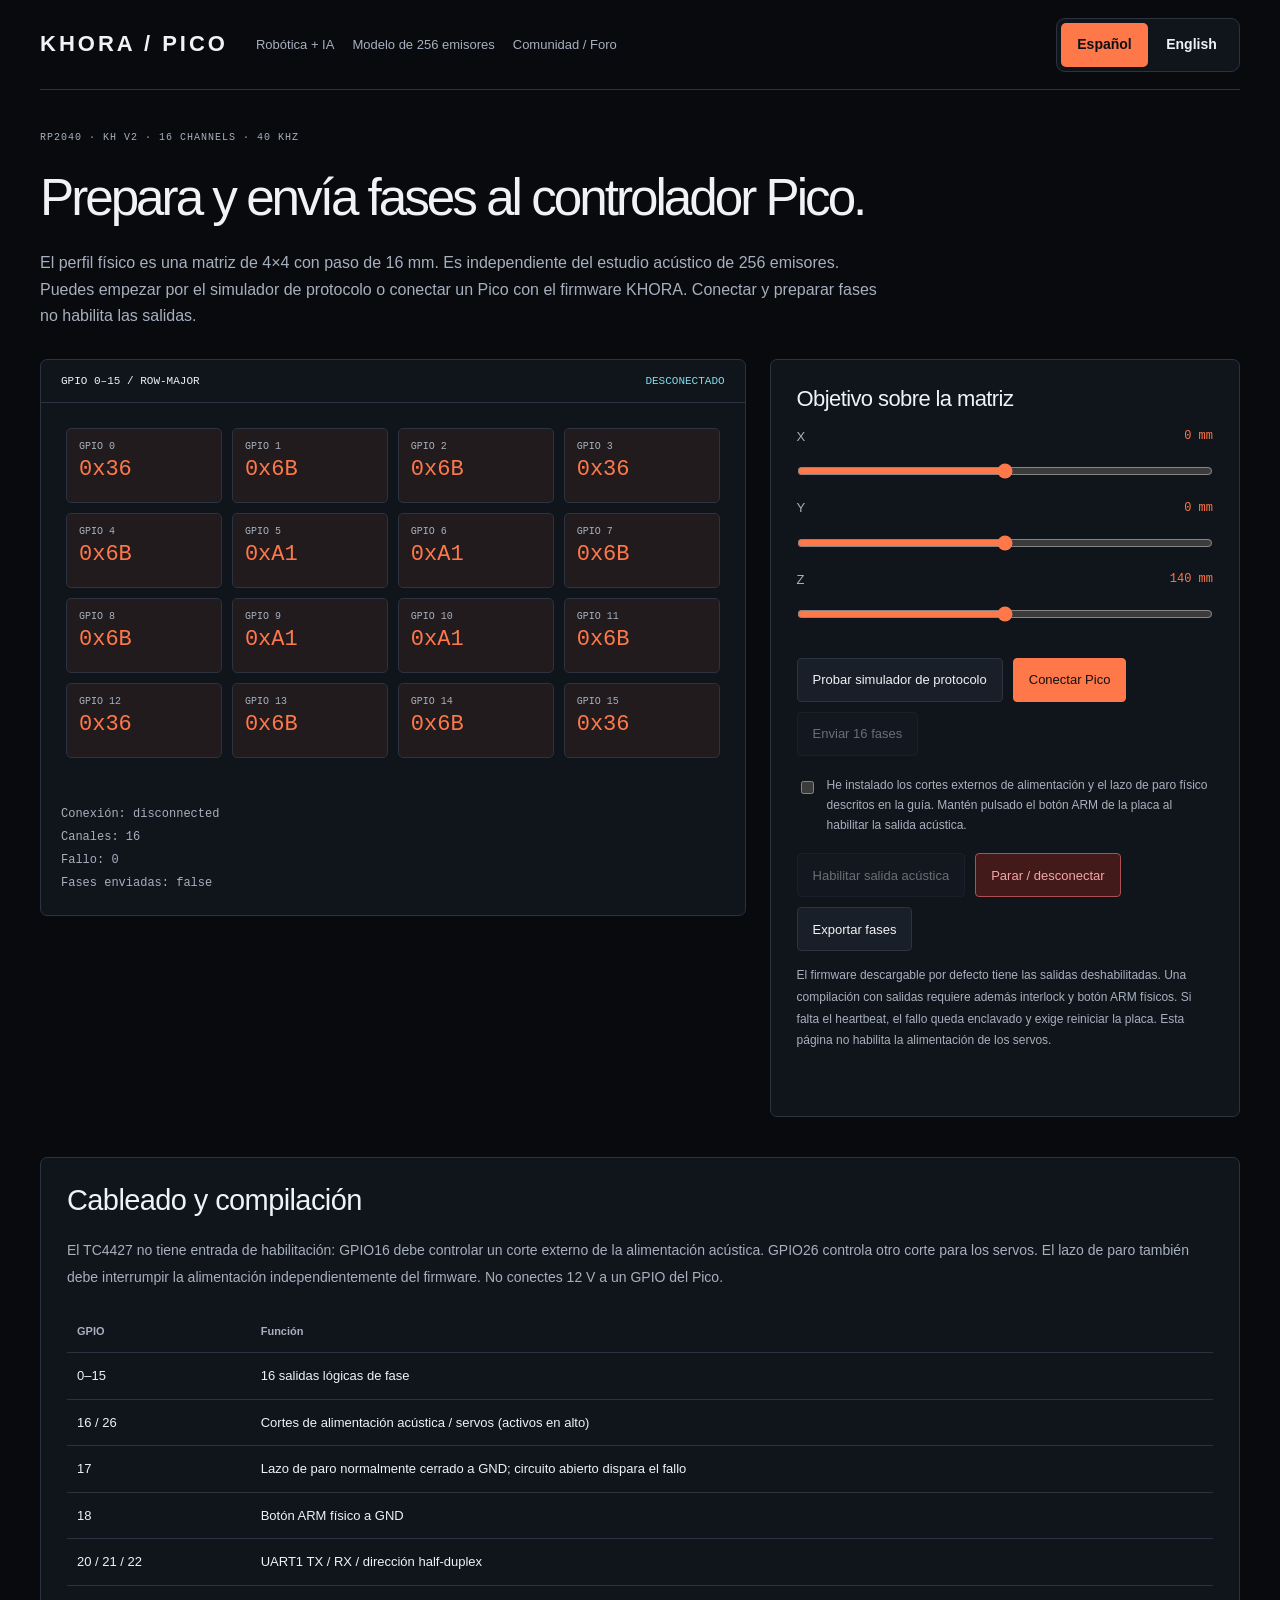
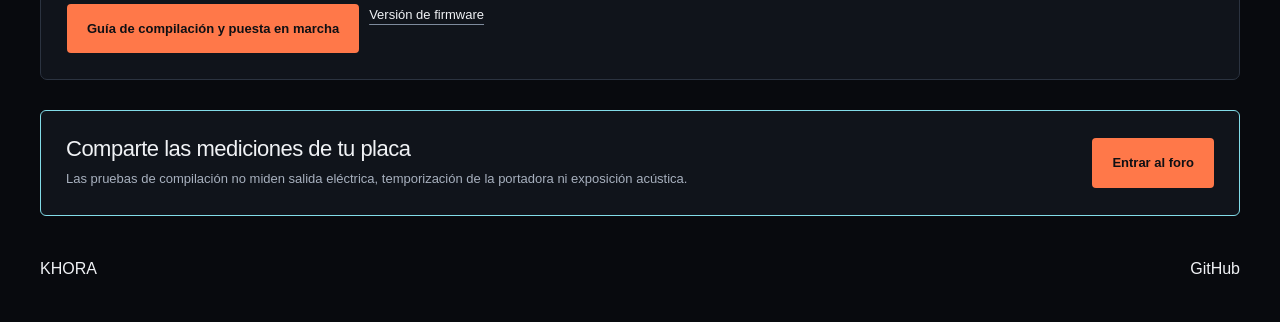
<file: platform/hardware.html>
<!doctype html>
<html lang="es">
  <head>
    <meta charset="utf-8" />
    <meta name="viewport" content="width=device-width,initial-scale=1" />
    <meta
      http-equiv="Content-Security-Policy"
      content="default-src 'self'; script-src 'self'; style-src 'self'; img-src 'self' data:; connect-src 'self'; object-src 'none'; base-uri 'self'"
    />
    <title>KHORA — Controlador RP2040</title>
    <link rel="stylesheet" href="landing.css?v=20261021c" />
    <link rel="stylesheet" href="workspace.css" />
    <script defer src="acoustic-field.js"></script>
    <script defer src="serial-bridge.js"></script>
    <script defer src="pico-device.js"></script>
    <script defer src="workspace-ui.js"></script>
    <script defer src="hardware.js"></script>
  </head>
  <body>
    <header class="site-header workspace-header">
      <a class="brand" href="index.html">KHORA / PICO</a>
      <nav>
        <a href="robot.html" data-en="Robotics + AI">Robótica + IA</a
        ><a href="lab.html" data-en="256-element model">Modelo de 256 emisores</a
        ><a href="community.html" data-en="Community / Forum">Comunidad / Foro</a>
      </nav>
      <div class="language-switch" role="group" aria-label="Idioma / Language">
        <button data-language="es" aria-pressed="true">Español</button
        ><button data-language="en" aria-pressed="false">English</button>
      </div>
    </header>
    <main class="workspace-main">
      <p class="eyebrow">RP2040 · KH V2 · 16 CHANNELS · 40 kHz</p>
      <h1 data-en="Prepare and send phases to the Pico controller.">
        Prepara y envía fases al controlador Pico.
      </h1>
      <p
        class="workspace-intro"
        data-en="The physical profile is a 4×4 array with 16 mm pitch. It is separate from the 256-element acoustic study. Start with the protocol simulator or connect a Pico running the KHORA firmware. Connecting and staging do not enable outputs."
      >
        El perfil físico es una matriz de 4×4 con paso de 16 mm. Es independiente del estudio
        acústico de 256 emisores. Puedes empezar por el simulador de protocolo o conectar un Pico
        con el firmware KHORA. Conectar y preparar fases no habilita las salidas.
      </p>
      <div class="workspace-grid">
        <section class="workspace-card">
          <div class="workspace-toolbar">
            <span>GPIO 0–15 / ROW-MAJOR</span
            ><span class="workspace-state" id="pico-state">DESCONECTADO</span>
          </div>
          <div id="phase-grid" class="phase-grid"></div>
          <div class="hardware-status" id="pico-info" role="status">—</div>
        </section>
        <section class="workspace-card workspace-padding">
          <h2 data-en="Target above the array">Objetivo sobre la matriz</h2>
          <div class="workspace-slider">
            <label for="pico-x">X <output id="pico-x-value">0 mm</output></label
            ><input id="pico-x" type="range" min="-60" max="60" value="0" /><label for="pico-y"
              >Y <output id="pico-y-value">0 mm</output></label
            ><input id="pico-y" type="range" min="-60" max="60" value="0" /><label for="pico-z"
              >Z <output id="pico-z-value">140 mm</output></label
            ><input id="pico-z" type="range" min="40" max="240" value="140" />
          </div>
          <div class="workspace-actions">
            <button id="pico-simulate" data-en="Try protocol simulator">
              Probar simulador de protocolo</button
            ><button id="pico-connect" class="primary" data-en="Connect Pico">Conectar Pico</button
            ><button id="pico-stage" disabled data-en="Send 16 phases">Enviar 16 fases</button>
          </div>
          <label class="hardware-consent"
            ><input id="pico-interlock" type="checkbox" /><span
              data-en="I have installed the external power gates and physical stop loop described in the wiring guide. Hold the board's ARM button when enabling acoustic output."
              >He instalado los cortes externos de alimentación y el lazo de paro físico descritos
              en la guía. Mantén pulsado el botón ARM de la placa al habilitar la salida
              acústica.</span
            ></label
          >
          <div class="workspace-actions">
            <button id="pico-arm" disabled data-en="Enable acoustic output">
              Habilitar salida acústica</button
            ><button id="pico-stop" class="stop" data-en="Stop / disconnect">
              Parar / desconectar</button
            ><button id="pico-export" data-en="Export phase bytes">Exportar fases</button>
          </div>
          <p
            class="workspace-hint"
            data-en="The downloadable default firmware has outputs disabled. An output-enabled build also requires the physical interlock and ARM button. A missed heartbeat latches a fault; resetting the board is required. The servo rail is not enabled by this page."
          >
            El firmware descargable por defecto tiene las salidas deshabilitadas. Una compilación
            con salidas requiere además interlock y botón ARM físicos. Si falta el heartbeat, el
            fallo queda enclavado y exige reiniciar la placa. Esta página no habilita la
            alimentación de los servos.
          </p>
          <p id="pico-message" class="workspace-error" aria-live="polite"></p>
        </section>
      </div>
      <section class="workspace-section workspace-card workspace-padding">
        <h2 data-en="Required wiring and build">Cableado y compilación</h2>
        <p
          data-en="TC4427 has no dedicated enable input: GPIO16 must control an external acoustic power gate. GPIO26 controls a separate servo power gate. The stop loop must also interrupt power independently of firmware. Do not connect 12 V to a Pico GPIO."
        >
          El TC4427 no tiene entrada de habilitación: GPIO16 debe controlar un corte externo de la
          alimentación acústica. GPIO26 controla otro corte para los servos. El lazo de paro también
          debe interrumpir la alimentación independientemente del firmware. No conectes 12 V a un
          GPIO del Pico.
        </p>
        <table class="pin-table">
          <thead>
            <tr>
              <th>GPIO</th>
              <th data-en="Function">Función</th>
            </tr>
          </thead>
          <tbody>
            <tr>
              <td>0–15</td>
              <td data-en="16 logic-level phase outputs">16 salidas lógicas de fase</td>
            </tr>
            <tr>
              <td>16 / 26</td>
              <td data-en="Acoustic / servo power gates (active high)">
                Cortes de alimentación acústica / servos (activos en alto)
              </td>
            </tr>
            <tr>
              <td>17</td>
              <td data-en="Normally closed stop loop to GND; open circuit trips">
                Lazo de paro normalmente cerrado a GND; circuito abierto dispara el fallo
              </td>
            </tr>
            <tr>
              <td>18</td>
              <td data-en="Physical ARM button to GND">Botón ARM físico a GND</td>
            </tr>
            <tr>
              <td>20 / 21 / 22</td>
              <td data-en="UART1 TX / RX / half-duplex direction">
                UART1 TX / RX / dirección half-duplex
              </td>
            </tr>
          </tbody>
        </table>
        <div class="workspace-actions">
          <a
            class="button primary"
            href="https://github.com/iriss-dev/khora/blob/master/docs/PICO_HARDWARE.md"
            data-en="Build and commissioning guide"
            >Guía de compilación y puesta en marcha</a
          ><a
            class="text-link"
            href="https://github.com/iriss-dev/khora/releases/tag/v0.3.1-alpha"
            data-en="Firmware release"
            >Versión de firmware</a
          >
        </div>
      </section>
      <section class="community-banner">
        <div>
          <h2 data-en="Share your board measurements">Comparte las mediciones de tu placa</h2>
          <p
            data-en="Compilation tests do not measure electrical output, carrier timing or acoustic exposure."
          >
            Las pruebas de compilación no miden salida eléctrica, temporización de la portadora ni
            exposición acústica.
          </p>
        </div>
        <a class="button primary" href="community.html" data-en="Open the forum">Entrar al foro</a>
      </section>
    </main>
    <footer class="site-footer">
      <a href="index.html">KHORA</a><a href="https://github.com/iriss-dev/khora">GitHub</a>
    </footer>
  </body>
</html>
</file>
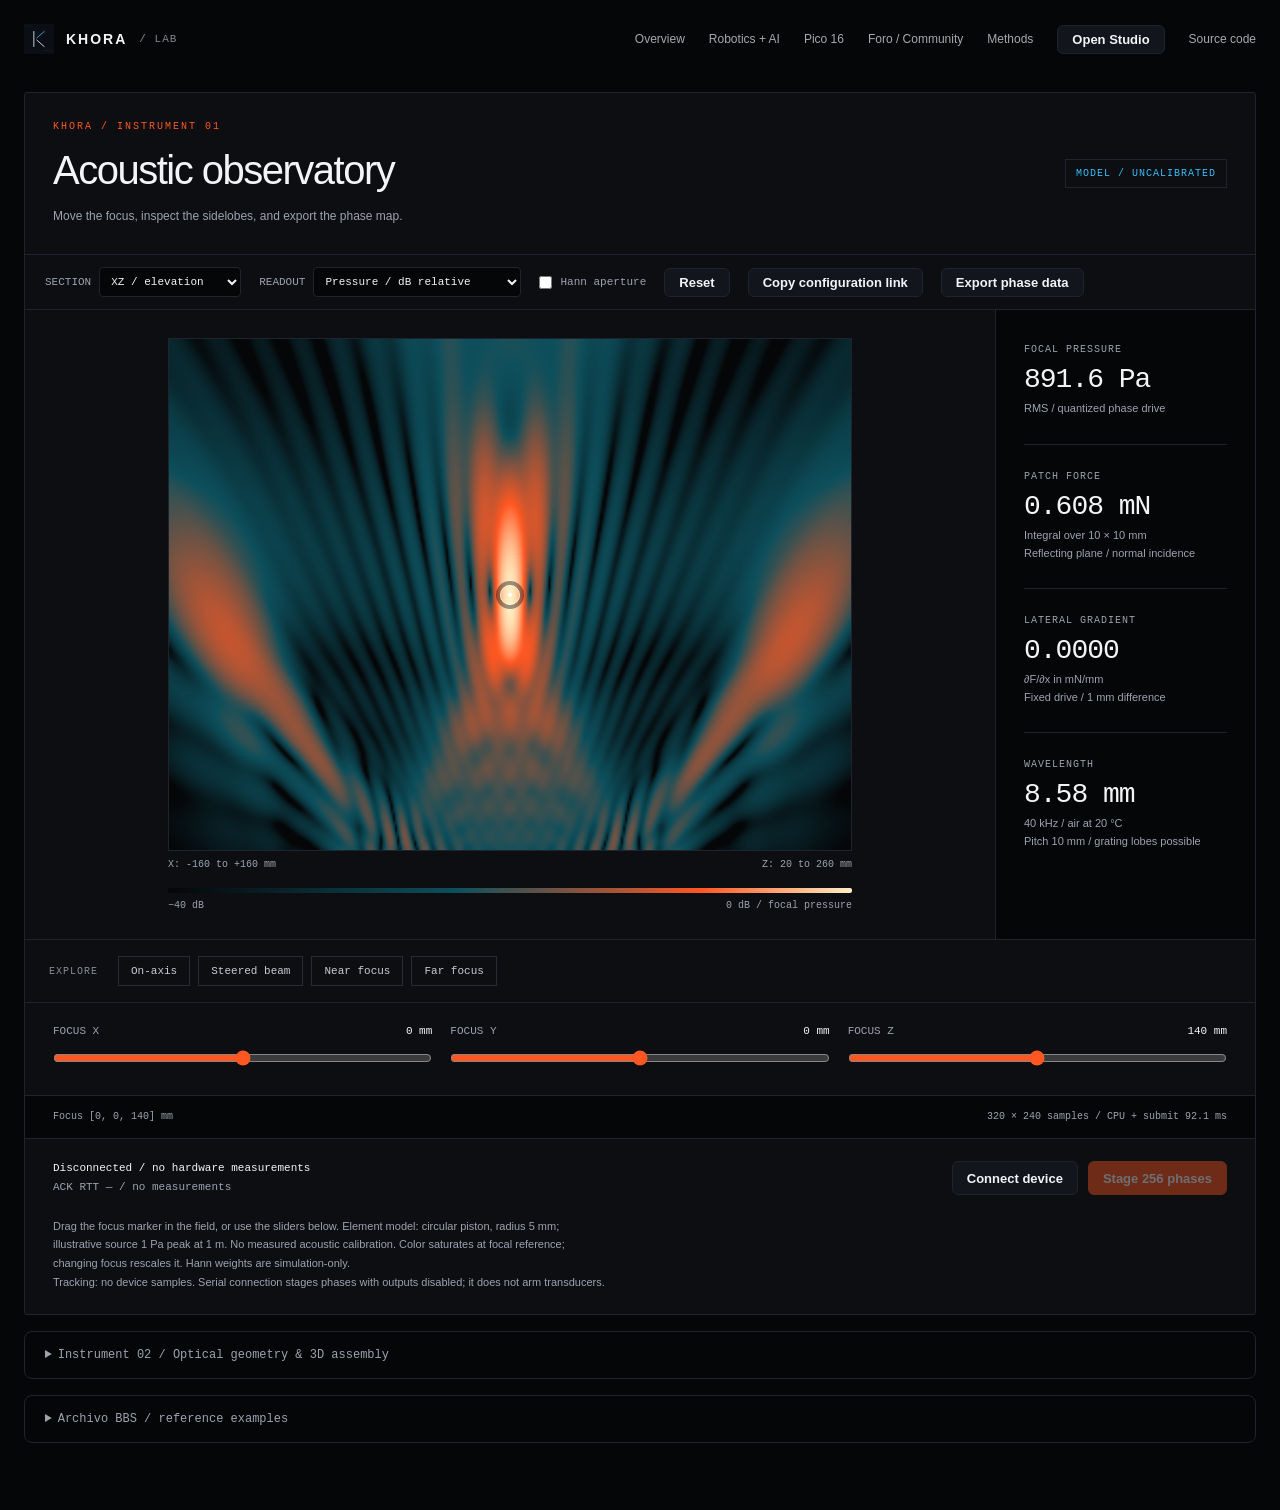
<file: platform/lab.html>
<!DOCTYPE html>
<html lang="en" data-theme="onyx">
<head>
  <meta charset="UTF-8">
  <meta name="viewport" content="width=device-width, initial-scale=1.0">
  <title>KHORA Lab — Acoustic field inspector</title>
  <meta name="description" content="Open engineering community board for traversable spatial computing, 40kHz ultrasound radiation force haptics, and deterministic SE(3) kinematics.">

  <meta http-equiv="Content-Security-Policy" content="default-src 'self'; script-src 'self' 'unsafe-inline'; style-src 'self' 'unsafe-inline'; img-src 'self' data: blob:; font-src 'self'; connect-src 'self'; object-src 'none'; base-uri 'self'; form-action 'none';">
  <script defer src="acoustic-field.js"></script>
  <script defer src="serial-bridge.js"></script>
  <script defer src="field-config.js"></script>
  <script defer src="workbench.js"></script>

  <script src="vendor/three.min.js"></script>
  <script src="vendor/OrbitControls.js"></script>
  <link rel="icon" type="image/svg+xml" href="../assets/logo/khora-mark.svg">

  <meta name="referrer" content="no-referrer">

  <style>
    /* ========================================================================= */
    /* THEME SYSTEM: DEFAULT ONYX PITCH BLACK (ZERO BLUE WASH)                  */
    /* ========================================================================= */
    :root, [data-theme="onyx"] {
      --bg: #050608;              /* Pure pitch black / OLED void */
      --bg-card: #0c0e12;         /* Deep neutral graphite */
      --bg-subtle: #12151c;       /* Subtle neutral charcoal */
      --bg-hover: #1a1e27;        /* Clean dark hover */
      --border: #1e232e;          /* Deep neutral border */
      --border-muted: #151820;    /* Muted hairline */
      --text: #f3f4f6;            /* Crisp silver white */
      --text-muted: #9ca3af;      /* Neutral mid slate */
      --text-dim: #64748b;        /* Subtle dim */
      --accent: #ff5722;          /* Iconic BBS / Reddit active orange */
      --accent-hover: #ff7043;
      --accent-subtle: rgba(255, 87, 34, 0.12);
      --green: #10b981;
      --green-subtle: rgba(16, 185, 129, 0.12);
      --purple: #a855f7;
      --danger: #ef4444;
      --cyan: #38bdf8;
      --font: -apple-system, BlinkMacSystemFont, "Segoe UI", Roboto, "Helvetica Neue", sans-serif;
      --mono: "JetBrains Mono", ui-monospace, SFMono-Regular, "SF Mono", Menlo, Consolas, monospace;
    }

    [data-theme="charcoal"] {
      --bg: #111215;
      --bg-card: #181a1f;
      --bg-subtle: #21242c;
      --bg-hover: #2a2e38;
      --border: #323742;
      --border-muted: #242730;
      --text: #f8fafc;
      --text-muted: #cbd5e1;
      --text-dim: #788294;
      --accent: #ff5722;
      --accent-hover: #ff7043;
      --accent-subtle: rgba(255, 87, 34, 0.15);
      --green: #22c55e;
      --green-subtle: rgba(34, 197, 94, 0.15);
      --purple: #c084fc;
      --danger: #f87171;
      --cyan: #67e8f9;
    }

    [data-theme="cyber"] {
      --bg: #000000;
      --bg-card: #080a08;
      --bg-subtle: #101410;
      --bg-hover: #182018;
      --border: #223022;
      --border-muted: #141c14;
      --text: #f0fdf4;
      --text-muted: #86efac;
      --text-dim: #4ade80;
      --accent: #10b981;
      --accent-hover: #34d399;
      --accent-subtle: rgba(16, 185, 129, 0.15);
      --green: #10b981;
      --green-subtle: rgba(16, 185, 129, 0.15);
      --purple: #a855f7;
      --danger: #ef4444;
      --cyan: #34d399;
    }

    * { box-sizing: border-box; margin: 0; padding: 0; }
    body {
      background: var(--bg);
      color: var(--text);
      font-family: var(--font);
      font-size: 14px;
      line-height: 1.5;
      -webkit-font-smoothing: antialiased;
      transition: background 0.15s, color 0.15s;
    }

    .octicon {
      fill: currentColor;
      vertical-align: text-bottom;
      display: inline-block;
      flex-shrink: 0;
    }

    /* TOAST SYSTEM (Zero Native Alerts) */
    .toast-container {
      position: fixed;
      bottom: 24px;
      right: 24px;
      z-index: 1000;
      display: flex;
      flex-direction: column;
      gap: 10px;
      pointer-events: none;
    }
    .toast-msg {
      background: var(--bg-card);
      border: 1px solid var(--border);
      border-left: 4px solid var(--accent);
      color: var(--text);
      padding: 12px 18px;
      border-radius: 6px;
      font-size: 13px;
      font-weight: 500;
      box-shadow: 0 12px 30px rgba(0,0,0,0.8);
      display: flex;
      align-items: center;
      gap: 10px;
      animation: toastIn 0.25s ease-out forwards;
      pointer-events: auto;
    }
    @keyframes toastIn {
      from { transform: translateY(15px); opacity: 0; }
      to { transform: translateY(0); opacity: 1; }
    }

    /* TOP GLOBAL HEADER */
    header.bbs-header {
      background: var(--bg-card);
      border-bottom: 1px solid var(--border);
      padding: 10px 24px;
      display: flex;
      align-items: center;
      justify-content: space-between;
      position: sticky;
      top: 0;
      z-index: 100;
    }
    .bbs-header-left {
      display: flex;
      align-items: center;
      gap: 18px;
    }
    .bbs-logo {
      display: flex;
      align-items: center;
      gap: 10px;
      text-decoration: none;
      color: var(--text);
      font-weight: 800;
      font-size: 17px;
      letter-spacing: -0.2px;
    }
    .bbs-logo svg {
      width: 26px;
      height: 26px;
      fill: #ffffff;
    }
    .bbs-badge {
      font-size: 11px;
      font-weight: 600;
      padding: 2px 8px;
      border-radius: 12px;
      background: var(--accent-subtle);
      color: var(--accent);
      border: 1px solid rgba(255, 87, 34, 0.25);
      font-family: var(--mono);
    }

    /* SEARCH BAR (FLEXBOX CENTERING — MATHEMATICALLY PERFECT) */
    .search-bar-wrapper {
      display: flex;
      align-items: center;
      width: 330px;
      height: 34px;
      background: var(--bg);
      border: 1px solid var(--border);
      border-radius: 17px;
      padding: 0 12px;
      gap: 8px;
      transition: all 0.15s ease;
    }
    .search-bar-wrapper:focus-within {
      border-color: var(--accent);
      box-shadow: 0 0 0 3px var(--accent-subtle);
      background: var(--bg-card);
    }
    .search-icon {
      width: 14px;
      height: 14px;
      fill: var(--text-dim);
      flex-shrink: 0;
      display: block;
    }
    .search-input {
      flex: 1;
      height: 100%;
      background: transparent !important;
      border: none !important;
      padding: 0 !important;
      margin: 0 !important;
      color: var(--text);
      font-size: 13px;
      outline: none !important;
      box-shadow: none !important;
      font-family: var(--font);
      line-height: 34px;
    }
    .search-kbd {
      display: flex;
      align-items: center;
      justify-content: center;
      width: 18px;
      height: 18px;
      background: var(--bg-subtle);
      border: 1px solid var(--border);
      border-radius: 4px;
      font-size: 11px;
      color: var(--text-dim);
      font-family: var(--mono);
      line-height: 1;
      flex-shrink: 0;
    }

    /* HEADER NAV LINKS */
    .bbs-nav-links {
      display: flex;
      align-items: center;
      gap: 10px;
      list-style: none;
    }
    .bbs-nav-links a {
      color: var(--text-muted);
      text-decoration: none;
      font-size: 13px;
      font-weight: 600;
      padding: 6px 10px;
      border-radius: 6px;
      transition: all 0.15s;
      cursor: pointer;
    }
    .bbs-nav-links a:hover, .bbs-nav-links a.active {
      color: var(--text);
      background: var(--bg-hover);
    }

    .bbs-header-right {
      display: flex;
      align-items: center;
      gap: 10px;
    }

    /* BUTTONS */
    .bbs-btn {
      display: inline-flex;
      align-items: center;
      gap: 6px;
      padding: 6px 14px;
      border-radius: 6px;
      font-size: 13px;
      font-weight: 600;
      cursor: pointer;
      text-decoration: none;
      transition: all 0.15s;
      border: 1px solid var(--border);
      background: var(--bg-subtle);
      color: var(--text);
      font-family: var(--font);
    }
    .bbs-btn:hover {
      background: var(--bg-hover);
      border-color: var(--text-muted);
    }
    .bbs-btn-primary {
      background: var(--accent);
      border-color: var(--accent);
      color: #ffffff;
    }
    .bbs-btn-primary:hover {
      background: var(--accent-hover);
      border-color: var(--accent-hover);
    }

    /* USER AVATAR & DROPDOWN */
    .user-menu-wrapper {
      position: relative;
    }
    .user-avatar-btn {
      width: 34px;
      height: 34px;
      border-radius: 50%;
      background: #1e293b;
      color: #ffffff;
      font-weight: 700;
      font-size: 13px;
      display: flex;
      align-items: center;
      justify-content: center;
      border: 2px solid var(--border);
      cursor: pointer;
      overflow: hidden;
    }
    .user-avatar-btn img {
      width: 100%;
      height: 100%;
      object-fit: cover;
    }
    .user-dropdown {
      position: absolute;
      right: 0;
      top: 44px;
      width: 230px;
      background: var(--bg-card);
      border: 1px solid var(--border);
      border-radius: 8px;
      box-shadow: 0 12px 30px rgba(0,0,0,0.8);
      display: none;
      flex-direction: column;
      z-index: 200;
      padding: 6px 0;
    }
    .user-dropdown.open {
      display: flex;
    }
    .dropdown-header {
      padding: 10px 14px;
      border-bottom: 1px solid var(--border-muted);
      font-size: 12px;
      color: var(--text-muted);
    }
    .dropdown-header b {
      color: var(--text);
      display: block;
      font-size: 14px;
    }
    .dropdown-item {
      display: flex;
      align-items: center;
      gap: 10px;
      padding: 8px 14px;
      font-size: 13px;
      color: var(--text);
      text-decoration: none;
      cursor: pointer;
      transition: background 0.12s;
    }
    .dropdown-item:hover {
      background: var(--bg-hover);
      color: var(--accent);
    }
    .dropdown-divider {
      height: 1px;
      background: var(--border-muted);
      margin: 4px 0;
    }

    /* SUBNAV / BOARDS STRIP */
    .boards-subnav {
      background: var(--bg-subtle);
      border-bottom: 1px solid var(--border);
      padding: 0 24px;
    }
    .boards-subnav-inner {
      max-width: 1320px;
      margin: 0 auto;
      display: flex;
      align-items: center;
      gap: 16px;
      overflow-x: auto;
    }
    .board-tab {
      display: inline-flex;
      align-items: center;
      gap: 6px;
      padding: 10px 4px;
      font-size: 13px;
      font-weight: 600;
      color: var(--text-muted);
      text-decoration: none;
      border-bottom: 2px solid transparent;
      cursor: pointer;
      white-space: nowrap;
      transition: all 0.15s;
    }
    .board-tab:hover {
      color: var(--text);
      border-bottom-color: var(--text-dim);
    }
    .board-tab.active {
      color: var(--text);
      border-bottom-color: var(--accent);
    }
    .board-tag {
      font-family: var(--mono);
      font-size: 11px;
      background: var(--bg-card);
      border: 1px solid var(--border);
      padding: 1px 6px;
      border-radius: 4px;
      color: var(--text-dim);
    }

    /* CLI FAST LAUNCH BANNER */
    .cli-bar {
      background: var(--bg-card);
      border-bottom: 1px solid var(--border);
      padding: 6px 24px;
      font-size: 12px;
      font-family: var(--mono);
      color: var(--text-muted);
    }
    .cli-bar-inner {
      max-width: 1320px;
      margin: 0 auto;
      display: flex;
      align-items: center;
      justify-content: space-between;
    }
    .cli-pill {
      display: inline-flex;
      align-items: center;
      gap: 8px;
      background: var(--bg);
      border: 1px solid var(--border);
      padding: 3px 10px;
      border-radius: 4px;
      cursor: pointer;
    }
    .cli-pill:hover {
      border-color: var(--text-muted);
    }

    /* MAIN 3-COLUMN LAYOUT */
    .main-grid {
      max-width: 1320px;
      margin: 20px auto;
      padding: 0 24px;
      display: grid;
      grid-template-columns: 240px 1fr 310px;
      gap: 24px;
    }

    /* LEFT SIDEBAR */
    .sidebar-left {
      display: flex;
      flex-direction: column;
      gap: 16px;
    }
    .widget-box {
      background: var(--bg-card);
      border: 1px solid var(--border);
      border-radius: 8px;
      overflow: hidden;
    }
    .widget-header {
      background: var(--bg-subtle);
      padding: 10px 14px;
      font-size: 12px;
      font-weight: 700;
      color: var(--text-muted);
      text-transform: uppercase;
      letter-spacing: 0.5px;
      border-bottom: 1px solid var(--border);
      display: flex;
      align-items: center;
      justify-content: space-between;
    }
    .widget-content {
      padding: 10px;
    }
    .board-nav-item {
      display: flex;
      align-items: center;
      justify-content: space-between;
      padding: 8px 10px;
      border-radius: 6px;
      color: var(--text);
      text-decoration: none;
      font-size: 13px;
      cursor: pointer;
      transition: background 0.12s;
    }
    .board-nav-item:hover {
      background: var(--bg-hover);
    }
    .board-nav-item.active {
      background: var(--bg-subtle);
      color: var(--accent);
      font-weight: 600;
    }
    .board-nav-left {
      display: flex;
      align-items: center;
      gap: 9px;
    }

    /* CENTER FEED */
    .center-column {
      display: flex;
      flex-direction: column;
      gap: 16px;
    }

        /* REAL-TIME PHYSICS LAB WORKBENCH & MULTI-MODE SIMULATOR */
    .physics-lab-card {
      background: var(--bg-card);
      border: 1px solid var(--border);
      border-radius: 8px;
      padding: 16px;
      position: relative;
      margin-bottom: 16px;
    }
    .physics-lab-header {
      display: flex;
      justify-content: space-between;
      align-items: center;
      margin-bottom: 12px;
      flex-wrap: wrap;
      gap: 8px;
    }
    .sim-mode-toolbar {
      display: flex;
      align-items: center;
      gap: 4px;
      background: var(--bg);
      padding: 3px;
      border-radius: 6px;
      border: 1px solid var(--border);
    }
    .sim-mode-btn {
      background: transparent;
      border: none;
      color: var(--text-dim);
      font-size: 11px;
      font-family: var(--mono);
      padding: 4px 10px;
      border-radius: 4px;
      cursor: pointer;
      display: inline-flex;
      align-items: center;
      gap: 5px;
      transition: all 0.15s ease;
    }
    .sim-mode-btn:hover {
      color: var(--text);
      background: var(--bg-hover);
    }
    .sim-mode-btn.active {
      color: #ffffff;
      background: var(--accent);
      font-weight: 600;
    }
    .physics-canvas-container {
      background: #030406;
      border: 1px solid var(--border);
      border-radius: 6px;
      width: 100%;
      height: 310px;
      position: relative;
      cursor: crosshair;
      overflow: hidden;
    }
    canvas#sim-canvas {
      width: 100%;
      height: 100%;
      display: block;
    }
    .sim-subtoolbar {
      display: flex;
      align-items: center;
      justify-content: space-between;
      margin-top: 10px;
      padding: 8px 10px;
      background: var(--bg-subtle);
      border: 1px solid var(--border);
      border-radius: 6px;
      font-size: 11px;
      font-family: var(--mono);
      color: var(--text-muted);
      flex-wrap: wrap;
      gap: 8px;
    }
    .sim-control-group {
      display: flex;
      align-items: center;
      gap: 6px;
    }
    .sim-control-label {
      color: var(--text-dim);
      font-size: 10px;
      text-transform: uppercase;
      letter-spacing: 0.5px;
    }
    .sim-select-pill {
      background: var(--bg);
      border: 1px solid var(--border);
      color: var(--text);
      font-size: 11px;
      font-family: var(--mono);
      padding: 2px 8px;
      border-radius: 4px;
      cursor: pointer;
      outline: none;
    }
    .sim-range-slider {
      accent-color: var(--accent);
      height: 4px;
      cursor: pointer;
      width: 75px;
    }
    .sim-telemetry-grid {
      display: grid;
      grid-template-columns: repeat(4, 1fr);
      gap: 8px;
      margin-top: 10px;
    }
    @media (max-width: 900px) {
      .sim-telemetry-grid {
        grid-template-columns: repeat(2, 1fr);
      }
    }
    .sim-metric-cell {
      background: var(--bg);
      border: 1px solid var(--border);
      border-radius: 5px;
      padding: 8px 10px;
      font-family: var(--mono);
    }
    .sim-metric-label {
      font-size: 10px;
      color: var(--text-dim);
      text-transform: uppercase;
      margin-bottom: 2px;
      display: flex;
      justify-content: space-between;
    }
    .sim-metric-val {
      font-size: 13px;
      font-weight: 700;
      color: var(--text);
    }
    .sim-metric-sub {
      font-size: 10px;
      color: var(--text-muted);
      margin-top: 1px;
    }

    /* CREATE POST PROMPT */
    .create-prompt-bar {
      background: var(--bg-card);
      border: 1px solid var(--border);
      border-radius: 8px;
      padding: 10px 14px;
      display: flex;
      align-items: center;
      gap: 12px;
    }
    .prompt-avatar {
      width: 34px;
      height: 34px;
      border-radius: 50%;
      background: #1e293b;
      color: #ffffff;
      font-weight: bold;
      display: flex;
      align-items: center;
      justify-content: center;
      font-size: 13px;
      flex-shrink: 0;
      overflow: hidden;
      border: 1px solid var(--border);
    }
    .prompt-avatar img {
      width: 100%;
      height: 100%;
      object-fit: cover;
    }
    .prompt-input {
      flex: 1;
      background: var(--bg);
      border: 1px solid var(--border);
      border-radius: 20px;
      padding: 8px 16px;
      color: var(--text-dim);
      font-size: 13px;
      cursor: pointer;
      transition: all 0.15s;
    }
    .prompt-input:hover {
      border-color: var(--accent);
      color: var(--text);
    }

    /* FEED SORTING BAR */
    .feed-sorting-bar {
      display: flex;
      align-items: center;
      justify-content: space-between;
      background: var(--bg-card);
      border: 1px solid var(--border);
      border-radius: 8px;
      padding: 8px 14px;
    }
    .sort-pills-group {
      display: flex;
      gap: 6px;
    }
    .sort-pill-btn {
      display: inline-flex;
      align-items: center;
      gap: 5px;
      padding: 5px 12px;
      border-radius: 20px;
      background: none;
      border: none;
      color: var(--text-muted);
      font-size: 12px;
      font-weight: 600;
      cursor: pointer;
      transition: all 0.15s;
    }
    .sort-pill-btn:hover {
      background: var(--bg-hover);
      color: var(--text);
    }
    .sort-pill-btn.active {
      background: var(--bg-subtle);
      color: var(--text);
      border: 1px solid var(--border);
    }

    /* REDDIT / BBS POST CARD */
    .bbs-post-card {
      background: var(--bg-card);
      border: 1px solid var(--border);
      border-radius: 8px;
      display: flex;
      transition: border-color 0.15s;
      overflow: hidden;
    }
    .bbs-post-card:hover {
      border-color: var(--text-muted);
    }

    /* UPVOTE COLUMN */
    .vote-gutter {
      width: 48px;
      background: rgba(0, 0, 0, 0.4);
      border-right: 1px solid var(--border-muted);
      display: flex;
      flex-direction: column;
      align-items: center;
      padding: 12px 0;
      gap: 4px;
      flex-shrink: 0;
    }
    .vote-btn {
      background: none;
      border: none;
      color: var(--text-dim);
      cursor: pointer;
      padding: 4px;
      border-radius: 4px;
      display: flex;
      align-items: center;
      justify-content: center;
      transition: all 0.15s;
    }
    .vote-btn:hover {
      background: var(--bg-hover);
      color: var(--accent);
    }
    .vote-btn.upvoted {
      color: var(--accent);
    }
    .vote-score {
      font-size: 13px;
      font-weight: 700;
      color: var(--text);
      font-family: var(--mono);
    }

    /* POST CONTENT */
    .bbs-post-main {
      flex: 1;
      padding: 14px 18px;
      display: flex;
      flex-direction: column;
      gap: 8px;
    }
    .post-meta-row {
      display: flex;
      align-items: center;
      gap: 8px;
      font-size: 12px;
      color: var(--text-dim);
    }
    .board-flair {
      font-family: var(--mono);
      font-weight: 700;
      color: var(--text);
      text-decoration: none;
    }
    .post-flair-badge {
      font-size: 11px;
      font-weight: 600;
      padding: 1px 7px;
      border-radius: 4px;
      font-family: var(--mono);
    }
    .flair-rfc { background: rgba(56, 189, 248, 0.12); color: var(--cyan); border: 1px solid rgba(56, 189, 248, 0.25); }
    .flair-proof { background: rgba(16, 185, 129, 0.12); color: var(--green); border: 1px solid rgba(16, 185, 129, 0.25); }
    .flair-bounty { background: rgba(255, 87, 34, 0.12); color: var(--accent); border: 1px solid rgba(255, 87, 34, 0.25); }
    .flair-hw { background: rgba(168, 85, 247, 0.12); color: var(--purple); border: 1px solid rgba(168, 85, 247, 0.25); }

    .bbs-post-title {
      font-size: 16px;
      font-weight: 700;
      color: var(--text);
      text-decoration: none;
      line-height: 1.35;
      cursor: pointer;
    }
    .bbs-post-title:hover {
      color: var(--accent);
    }
    .post-lead {
      font-size: 13px;
      color: var(--text-muted);
      line-height: 1.5;
    }

    /* INLINE EXPANDABLE CODE (Reddit Expando Feature) */
    .expando-toggle-btn {
      display: inline-flex;
      align-items: center;
      gap: 6px;
      padding: 3px 8px;
      border-radius: 4px;
      background: var(--bg);
      border: 1px solid var(--border);
      color: var(--text);
      font-size: 11px;
      font-family: var(--mono);
      cursor: pointer;
      width: fit-content;
      margin-top: 4px;
    }
    .expando-toggle-btn:hover {
      background: var(--bg-hover);
    }
    .expando-code-block {
      background: #000000;
      border: 1px solid var(--border);
      border-radius: 6px;
      padding: 10px 14px;
      font-family: var(--mono);
      font-size: 12px;
      color: #94a3af;
      overflow-x: auto;
      line-height: 1.45;
      margin-top: 6px;
    }

    /* POST ACTIONS ROW */
    .bbs-post-actions {
      display: flex;
      align-items: center;
      gap: 16px;
      padding-top: 6px;
      border-top: 1px solid var(--border-muted);
      margin-top: 6px;
    }
    .post-action-link {
      display: inline-flex;
      align-items: center;
      gap: 5px;
      background: none;
      border: none;
      color: var(--text-dim);
      cursor: pointer;
      font-size: 12px;
      font-weight: 600;
      padding: 4px 6px;
      border-radius: 4px;
      transition: all 0.12s;
    }
    .post-action-link:hover {
      background: var(--bg-hover);
      color: var(--text);
    }

    /* RIGHT SIDEBAR */
    .sidebar-right {
      display: flex;
      flex-direction: column;
      gap: 16px;
    }
    .community-box {
      background: var(--bg-card);
      border: 1px solid var(--border);
      border-radius: 8px;
      overflow: hidden;
    }
    .community-banner {
      background: linear-gradient(135deg, #101216 0%, #171b22 100%);
      padding: 16px;
      border-bottom: 1px solid var(--border);
    }
    .community-title {
      font-size: 16px;
      font-weight: 800;
      color: var(--text);
    }
    .community-desc {
      font-size: 12px;
      color: var(--text-muted);
      margin-top: 6px;
      line-height: 1.5;
    }
    .community-stats-row {
      display: grid;
      grid-template-columns: 1fr 1fr;
      padding: 12px 16px;
      border-bottom: 1px solid var(--border-muted);
      gap: 10px;
    }
    .stat-metric b {
      display: block;
      font-size: 16px;
      color: var(--text);
      font-family: var(--mono);
    }
    .stat-metric span {
      font-size: 11px;
      color: var(--text-dim);
    }

    /* RULES LIST */
    .rule-item {
      padding: 8px 0;
      border-bottom: 1px solid var(--border-muted);
      font-size: 12px;
    }
    .rule-item:last-child {
      border-bottom: none;
    }
    .rule-title {
      font-weight: 600;
      color: var(--text);
      margin-bottom: 2px;
    }
    .rule-desc {
      color: var(--text-dim);
      font-size: 11px;
    }

    /* CUSTOM IN-PAGE CONFIRMATION MODAL (Replaces window.prompt/confirm) */
    .confirm-modal-overlay {
      position: fixed;
      top: 0; left: 0; right: 0; bottom: 0;
      background: rgba(0, 0, 0, 0.85);
      backdrop-filter: blur(4px);
      display: none;
      align-items: center;
      justify-content: center;
      z-index: 1000;
      padding: 20px;
    }
    .confirm-modal-overlay.open {
      display: flex;
    }
    .confirm-card {
      background: var(--bg-card);
      border: 1px solid var(--border);
      border-radius: 8px;
      width: 100%;
      max-width: 460px;
      padding: 20px;
      box-shadow: 0 16px 40px rgba(0,0,0,0.8);
    }
    .confirm-title {
      font-size: 16px;
      font-weight: 700;
      color: var(--text);
      margin-bottom: 8px;
    }
    .confirm-desc {
      font-size: 13px;
      color: var(--text-muted);
      margin-bottom: 16px;
      line-height: 1.5;
    }
    .confirm-input {
      width: 100%;
      background: var(--bg);
      border: 1px solid var(--border);
      color: var(--text);
      padding: 8px 12px;
      border-radius: 6px;
      font-family: var(--font);
      font-size: 13px;
      outline: none;
      margin-bottom: 16px;
    }
    .confirm-input:focus {
      border-color: var(--accent);
    }
    .confirm-actions {
      display: flex;
      justify-content: flex-end;
      gap: 10px;
    }

    /* FULL SETTINGS MODAL */
    .settings-overlay {
      position: fixed;
      top: 0; left: 0; right: 0; bottom: 0;
      background: rgba(0, 0, 0, 0.85);
      backdrop-filter: blur(4px);
      display: none;
      align-items: center;
      justify-content: center;
      z-index: 500;
      padding: 20px;
    }
    .settings-overlay.open {
      display: flex;
    }
    .settings-box {
      background: var(--bg);
      border: 1px solid var(--border);
      border-radius: 8px;
      width: 100%;
      max-width: 1050px;
      height: 85vh;
      display: flex;
      flex-direction: column;
      box-shadow: 0 20px 48px rgba(0,0,0,0.8);
      overflow: hidden;
    }
    .settings-header {
      background: var(--bg-card);
      border-bottom: 1px solid var(--border);
      padding: 12px 20px;
      display: flex;
      align-items: center;
      justify-content: space-between;
    }
    .settings-grid {
      display: grid;
      grid-template-columns: 240px 1fr;
      flex: 1;
      overflow: hidden;
    }
    .settings-nav {
      background: var(--bg-card);
      border-right: 1px solid var(--border);
      padding: 16px 10px;
      overflow-y: auto;
      display: flex;
      flex-direction: column;
      gap: 4px;
    }
    .settings-nav-item {
      display: flex;
      align-items: center;
      gap: 10px;
      padding: 8px 12px;
      border-radius: 6px;
      font-size: 13px;
      color: var(--text);
      text-decoration: none;
      cursor: pointer;
      transition: background 0.12s;
    }
    .settings-nav-item:hover {
      background: var(--bg-hover);
    }
    .settings-nav-item.active {
      background: var(--bg-subtle);
      color: var(--accent);
      font-weight: 600;
    }
    .settings-view {
      padding: 24px 32px;
      overflow-y: auto;
    }

    /* THREAD & MODALS BASE */
    .bbs-modal-overlay {
      position: fixed;
      top: 0; left: 0; right: 0; bottom: 0;
      background: rgba(0, 0, 0, 0.85);
      backdrop-filter: blur(4px);
      display: none;
      align-items: center;
      justify-content: center;
      z-index: 400;
      padding: 20px;
    }
    .bbs-modal-overlay.open {
      display: flex;
    }
    .bbs-modal-window {
      background: var(--bg-card);
      border: 1px solid var(--border);
      border-radius: 8px;
      width: 100%;
      max-width: 840px;
      max-height: 90vh;
      display: flex;
      flex-direction: column;
      box-shadow: 0 16px 40px rgba(0,0,0,0.8);
      overflow: hidden;
    }
    .bbs-modal-head {
      padding: 14px 18px;
      background: var(--bg-subtle);
      border-bottom: 1px solid var(--border);
      display: flex;
      align-items: center;
      justify-content: space-between;
    }
    .bbs-modal-body {
      padding: 20px;
      overflow-y: auto;
      flex: 1;
    }

    /* THREADED COMMENTS */
    .comment-tree-node {
      border-left: 2px solid var(--border);
      padding-left: 14px;
      margin-bottom: 14px;
    }
    .comment-author-bar {
      display: flex;
      align-items: center;
      gap: 8px;
      font-size: 12px;
      margin-bottom: 4px;
    }
    .comment-author-bar b {
      color: var(--accent);
      font-family: var(--mono);
    }

    input, select, textarea {
      width: 100%;
      background: var(--bg);
      border: 1px solid var(--border);
      color: var(--text);
      padding: 8px 12px;
      border-radius: 6px;
      font-family: var(--font);
      font-size: 13px;
      outline: none;
      margin-bottom: 14px;
    }
    input:focus, select:focus, textarea:focus {
      border-color: var(--accent);
      box-shadow: 0 0 0 3px var(--accent-subtle);
    }

    @media (max-width: 1024px) {
      .main-grid {
        grid-template-columns: 1fr;
      }
      .sidebar-left, .sidebar-right {
        display: none;
      }
    }
    /* 3D SPATIAL STAGE & WEBCAM OVERLAYS */
    .pip-camera-overlay {
      position: absolute;
      bottom: 12px;
      right: 12px;
      width: 140px;
      height: 105px;
      background: #000000;
      border: 1px solid var(--accent);
      border-radius: 6px;
      overflow: hidden;
      box-shadow: 0 4px 14px rgba(0,0,0,0.8);
      display: none;
      z-index: 10;
    }
    .pip-camera-overlay video {
      width: 100%;
      height: 100%;
      object-fit: cover;
      transform: scaleX(-1); /* Mirror for natural user interaction */
    }
    .pip-camera-overlay canvas {
      position: absolute;
      top: 0;
      left: 0;
      width: 100%;
      height: 100%;
      pointer-events: none;
    }
    .pip-badge {
      position: absolute;
      top: 4px;
      left: 4px;
      background: rgba(0,0,0,0.7);
      color: var(--accent);
      font-size: 8px;
      font-family: var(--mono);
      padding: 1px 4px;
      border-radius: 3px;
      border: 1px solid var(--accent);
    }
    .stage-3d-hint {
      position: absolute;
      top: 10px;
      left: 12px;
      font-size: 10px;
      font-family: var(--mono);
      color: var(--text-dim);
      background: rgba(5, 6, 8, 0.75);
      padding: 3px 8px;
      border-radius: 4px;
      border: 1px solid var(--border);
      pointer-events: none;
      display: none;
    }

    /* KHORA STUDIO BUILDER & HARDWARE EXPORTER MODAL */
    .studio-modal-grid {
      display: grid;
      grid-template-columns: 280px 1fr;
      gap: 16px;
      margin-top: 14px;
    }
    @media (max-width: 768px) {
      .studio-modal-grid {
        grid-template-columns: 1fr;
      }
    }
    .studio-comp-btn {
      width: 100%;
      text-align: left;
      background: var(--bg);
      border: 1px solid var(--border);
      border-radius: 6px;
      padding: 10px;
      margin-bottom: 8px;
      cursor: pointer;
      color: var(--text);
      font-family: var(--font);
      transition: all 0.15s ease;
    }
    .studio-comp-btn:hover {
      border-color: var(--accent);
      background: var(--bg-hover);
    }
    .studio-comp-btn.active {
      border-color: var(--accent);
      background: var(--accent-subtle);
    }
    .studio-comp-title {
      font-weight: 600;
      font-size: 12px;
      display: flex;
      justify-content: space-between;
      color: var(--text);
    }
    .studio-comp-desc {
      font-size: 11px;
      color: var(--text-dim);
      margin-top: 3px;
      line-height: 1.4;
    }
    .studio-preview-box {
      background: #030406;
      border: 1px solid var(--border);
      border-radius: 6px;
      padding: 16px;
      display: flex;
      flex-direction: column;
      align-items: center;
      justify-content: center;
      min-height: 220px;
      position: relative;
    }
    .studio-preview-canvas {
      width: 100%;
      height: 160px;
      display: block;
    }
    .studio-export-row {
      display: flex;
      gap: 8px;
      margin-top: 16px;
      flex-wrap: wrap;
    }

  </style>
  <link rel="stylesheet" href="workbench.css">
  <link rel="stylesheet" href="lab.css">
</head>
<body>

  <div class="toast-container" id="toast-container"></div>

  <header class="lab-nav">
    <a class="lab-brand" href="index.html"><img src="../assets/logo/khora-mark.svg" alt="" width="30" height="30">KHORA <span>/ LAB</span></a>
    <nav aria-label="Laboratory navigation"><a href="index.html">Overview</a><a href="robot.html">Robotics + AI</a><a href="hardware.html">Pico 16</a><a href="community.html">Foro / Community</a><a href="https://github.com/iriss-dev/khora/blob/master/docs/ENGINEERING_AUDIT.md">Methods</a><button class="bbs-btn" onclick="openStudioModal()">Open Studio</button><a href="https://github.com/iriss-dev/khora" target="_blank" rel="noopener noreferrer">Source code</a></nav>
  </header>
  <div class="main-grid">



    <main class="center-column">

      <section id="acoustic-lab" class="field-lab" aria-labelledby="field-title">
        <header class="field-header">
          <div><div class="field-kicker">KHORA / Instrument 01</div>
            <h1 id="field-title">Acoustic observatory</h1>
            <p>Move the focus, inspect the sidelobes, and export the phase map.</p></div>
          <span class="model-badge">MODEL / UNCALIBRATED</span>
        </header>
        <div class="field-toolbar" role="group" aria-label="Acoustic field view">
          <label>SECTION <select id="field-plane" aria-label="Section plane"><option value="0">XZ / elevation</option><option value="1">YZ / elevation</option><option value="2">XY / focal plane</option></select></label>
          <label>READOUT <select id="field-quantity" aria-label="Field quantity"><option value="0">Pressure / dB relative</option><option value="1">Force density / mN per mm²</option></select></label>
          <label><input id="field-taper" type="checkbox"> Hann aperture</label>
          <button id="field-reset" class="bbs-btn">Reset</button>
          <button id="field-share" class="bbs-btn">Copy configuration link</button>
          <button id="field-export" class="bbs-btn">Export phase data</button>
        </div>
        <div class="field-layout">
          <div class="field-view">
            <div class="field-plot">
              <canvas id="field-canvas" role="img" aria-label="Computed acoustic interference slice of a 256 element array; numerical estimates are adjacent"></canvas>
              <span class="field-crosshair" id="field-crosshair" aria-hidden="true"></span>
              <div id="field-error" class="field-error" hidden></div>
            </div>
            <div class="field-axis"><span id="field-axis-x">X: -160 to +160 mm</span><span id="field-axis">Z: 20 to 260 mm</span></div>
            <div class="field-legend" aria-hidden="true"></div>
            <div class="field-legend-labels"><span id="field-scale-low">−40 dB</span><span id="field-scale-high">0 dB / focal pressure</span></div>
          </div>
          <dl class="field-metrics">
            <div class="field-metric"><dt>Focal pressure</dt><dd id="field-pressure">—</dd><small>RMS / quantized phase drive</small></div>
            <div class="field-metric"><dt>Patch force</dt><dd id="field-force">—</dd><small>Integral over 10 × 10 mm<br>Reflecting plane / normal incidence</small></div>
            <div class="field-metric"><dt>Lateral gradient</dt><dd id="field-gradient">—</dd><small>∂F/∂x in mN/mm<br>Fixed drive / 1 mm difference</small></div>
            <div class="field-metric"><dt>Wavelength</dt><dd id="field-wavelength">—</dd><small>40 kHz / air at 20 °C<br>Pitch 10 mm / grating lobes possible</small></div>
          </dl>
        </div>
        <div class="field-presets" role="group" aria-label="Focus presets"><span>EXPLORE</span><button data-focus="0,0,140">On-axis</button><button data-focus="45,0,140">Steered beam</button><button data-focus="0,0,70">Near focus</button><button data-focus="0,0,220">Far focus</button></div>
        <div class="field-controls" role="group" aria-label="Focus coordinates in array frame">
          <div class="field-control"><label for="field-x">FOCUS X <output id="field-x-value" for="field-x">0 mm</output></label><input type="range" id="field-x" min="-60" max="60" value="0" step="1"></div>
          <div class="field-control"><label for="field-y">FOCUS Y <output id="field-y-value" for="field-y">0 mm</output></label><input type="range" id="field-y" min="-60" max="60" value="0" step="1"></div>
          <div class="field-control"><label for="field-z">FOCUS Z <output id="field-z-value" for="field-z">140 mm</output></label><input type="range" id="field-z" min="40" max="240" value="140" step="1"></div>
        </div>
        <div class="field-footer"><span id="field-probe">Focus [0, 0, 140] mm</span><span id="field-render-status">Preparing field</span></div>
        <div class="serial-panel">
          <div class="serial-state"><strong id="serial-status" role="status">Disconnected / no hardware measurements</strong><span id="serial-rtt">ACK RTT — / no measurements</span></div>
          <button class="bbs-btn" id="serial-connect">Connect device</button>
          <button class="bbs-btn bbs-btn-primary" id="serial-stage" disabled>Stage 256 phases</button>
        </div>
        <div class="field-help">Drag the focus marker in the field, or use the sliders below. Element model: circular piston, radius 5 mm; illustrative source 1 Pa peak at 1 m. No measured acoustic calibration. Color saturates at focal reference; changing focus rescales it. Hann weights are simulation-only.<br><span id="serial-tracking">Tracking: no device samples. Serial connection stages phases with outputs disabled; it does not arm transducers.</span></div>
      </section>
      <details class="assembly-details"><summary>Instrument 02 / Optical geometry &amp; 3D assembly</summary>

      <div class="physics-lab-card" id="physics-lab-workbench">
        <div class="physics-lab-header">
          <div style="display:flex; align-items:center; gap:8px;">
            <span style="width:8px; height:8px; border-radius:50%; background:var(--green); box-shadow:0 0 8px rgba(16,185,129,0.6);" class="status-pulse"></span>
            <span style="font-weight:700; font-size:13px; color:var(--text); letter-spacing:-0.2px;">Optical &amp; mechanical model</span>
            <span class="bbs-badge" style="font-size:10px; padding:1px 6px;">Illustrative geometry</span>
          </div>

          <div class="sim-mode-toolbar">
            <button class="sim-mode-btn active" id="smode-combined" onclick="setSimMode('combined')">
              <svg class="octicon" viewBox="0 0 16 16" width="12" height="12" style="fill:currentColor;"><path d="M1.75 2.5h12.5a.25.25 0 0 1 .25.25v2.5a.25.25 0 0 1-.25.25H1.75a.25.25 0 0 1-.25-.25v-2.5a.25.25 0 0 1 .25-.25Zm0 5.5h12.5a.25.25 0 0 1 .25.25v2.5a.25.25 0 0 1-.25.25H1.75a.25.25 0 0 1-.25-.25v-2.5a.25.25 0 0 1 .25-.25Zm0 5.5h12.5a.25.25 0 0 1 .25.25v2.5a.25.25 0 0 1-.25.25H1.75a.25.25 0 0 1-.25-.25v-2.5a.25.25 0 0 1 .25-.25Z"></path></svg>
              <span>2D Analytical</span>
            </button>
            <button class="sim-mode-btn" id="smode-stage3d" onclick="setSimMode('stage3d')">
              <svg class="octicon" viewBox="0 0 16 16" width="12" height="12" style="fill:currentColor;"><path d="M8.22 1.754a.75.75 0 0 0-1.063-.814L2.35 4.475a.75.75 0 0 0-.35.64v5.37a.75.75 0 0 0 .35.64l4.807 3.535a.75.75 0 0 0 1.063-.814l-.99-3.706h4.52a.75.75 0 0 0 .61-1.185L8.22 1.754Z"></path></svg>
              <span>3D Spatial Stage</span>
            </button>
            <button class="sim-mode-btn" id="smode-webcam" disabled title="No calibrated hand tracker is installed">
              <svg class="octicon" viewBox="0 0 16 16" width="12" height="12" style="fill:currentColor;"><path d="M2.5 3A1.5 1.5 0 0 0 1 4.5v7A1.5 1.5 0 0 0 2.5 13h11a1.5 1.5 0 0 0 1.5-1.5v-7A1.5 1.5 0 0 0 13.5 3h-11ZM8 5.5a2.5 2.5 0 1 1 0 5 2.5 2.5 0 0 1 0-5Z"></path></svg>
              <span>Tracking unavailable</span>
            </button>
            <button class="sim-mode-btn" id="smode-optics" onclick="setSimMode('optics')">
              <svg class="octicon" viewBox="0 0 16 16" width="12" height="12" style="fill:currentColor;"><path d="M8 2a6 6 0 1 0 0 12A6 6 0 0 0 8 2ZM0 8a8 8 0 1 1 16 0A8 8 0 0 1 0 8Zm8-3.25a3.25 3.25 0 1 0 0 6.5 3.25 3.25 0 0 0 0-6.5Z"></path></svg>
              <span>DCRA Ray Fan</span>
            </button>
            <button class="sim-mode-btn" id="smode-acoustics" onclick="setSimMode('acoustics')">
              <svg class="octicon" viewBox="0 0 16 16" width="12" height="12" style="fill:currentColor;"><path d="M7.75 2a.75.75 0 0 1 .75.75V7h2.25a.75.75 0 0 1 0 1.5H8.5v4.25a.75.75 0 0 1-1.5 0V8.5H4.75a.75.75 0 0 1 0-1.5H7V2.75A.75.75 0 0 1 7.75 2Z"></path></svg>
              <span>40kHz Array</span>
            </button>
          </div>

          <div style="display:flex; align-items:center; gap:6px;">
            <button class="bbs-btn" style="padding:3px 8px; font-size:11px; display:inline-flex; align-items:center; gap:5px;" onclick="toggleSimAnimation()" id="sim-play-btn">
              <svg class="octicon" viewBox="0 0 16 16" width="12" height="12" style="fill:currentColor;"><path d="M4.5 3a.5.5 0 0 1 .5.5v9a.5.5 0 0 1-1 0v-9a.5.5 0 0 1 .5-.5Zm7 0a.5.5 0 0 1 .5.5v9a.5.5 0 0 1-1 0v-9a.5.5 0 0 1 .5-.5Z"></path></svg>
              <span id="sim-play-text">Pause Waves</span>
            </button>
            <button class="bbs-btn" style="padding:3px 8px; font-size:11px; display:inline-flex; align-items:center; gap:5px;" onclick="playTactileAudioTest()">
              <svg class="octicon" viewBox="0 0 16 16" width="12" height="12" style="fill:currentColor; display:inline-block; vertical-align:text-bottom;"><path d="M7.559 1.978a.75.75 0 0 1 .441.688v10.668a.75.75 0 0 1-1.218.583L3.49 11.25H1.75A1.75 1.75 0 0 1 0 9.5v-3C0 5.534.784 4.75 1.75 4.75h1.74l3.292-2.679a.75.75 0 0 1 .777-.093ZM11.5 8a3.5 3.5 0 0 1-.955 2.42.75.75 0 1 0 1.09 1.03A5 5 0 0 0 13 8c0-1.637-.788-3.09-2.006-4.01a.75.75 0 0 0-.91 1.19A3.5 3.5 0 0 1 11.5 8Z"></path></svg>
              <span>200 Hz Audio Preview</span>
            </button>
          </div>
        </div>

        <div class="physics-canvas-container" id="canvas-container" style="position:relative; height:340px; overflow:hidden;">

          <canvas id="sim-canvas" style="position:absolute; top:0; left:0; width:100%; height:100%;"></canvas>

          <div id="webgl-container" style="position:absolute; top:0; left:0; width:100%; height:100%; display:none;"></div>

          <div class="stage-3d-hint" id="stage-3d-hint" style="display:none; position:absolute; top:12px; left:14px; z-index:5; background:rgba(5,6,8,0.85); border:1px solid var(--border); padding:4px 10px; border-radius:4px; font-family:var(--mono); font-size:11px; color:var(--text-muted);">
            360&deg; Orbit: Drag mouse to rotate 3D rig &middot; Scroll to zoom &middot; Click floating button for haptic press
          </div>

          <div class="pip-camera-overlay" id="pip-overlay">
            <span class="pip-badge">AI HAND TRACK</span>
            <video id="webcam-video" autoplay playsinline muted></video>
            <canvas id="pip-canvas"></canvas>
          </div>
        </div>
      </div>

      </details>
      <details class="assembly-details notebook-details"><summary>Archivo BBS / reference examples</summary>
      <div class="experiment-heading"><h2>Engineering notebook</h2><span>EXAMPLE THREADS / SESSION-LOCAL POSTS</span></div>

      <div class="create-prompt-bar">
        <div class="prompt-avatar" id="prompt-user-avatar">
          <span>I</span>
        </div>
        <div class="prompt-input" onclick="openNewPostModal()">
          Create an engineering thread, report benchmarks, or propose hardware specs...
        </div>
        <button class="bbs-btn bbs-btn-primary" onclick="openToolsModal()">
          <span><svg class="octicon" viewBox="0 0 16 16" width="13" height="13" style="fill:currentColor; display:inline-block; vertical-align:text-bottom;"><path d="M8.22 1.754a.75.75 0 0 0-1.063-.814L2.35 4.475a.75.75 0 0 0-.35.64v5.37a.75.75 0 0 0 .35.64l4.807 3.535a.75.75 0 0 0 1.063-.814l-.99-3.706h4.52a.75.75 0 0 0 .61-1.185L8.22 1.754Z"></path></svg> <span>Generate Code</span></span>
        </button>
      </div>

      <div class="feed-sorting-bar">
        <div class="sort-pills-group">
          <button class="sort-pill-btn active" id="spill-votes" onclick="setSort('votes')">
            <svg class="octicon" viewBox="0 0 16 16" width="13" height="13"><path d="M8 .25a.75.75 0 0 1 .673.418l1.882 3.815 4.21.612a.75.75 0 0 1 .416 1.279l-3.046 2.97.719 4.192a.751.751 0 0 1-1.088.791L8 12.347l-3.766 1.98a.75.75 0 0 1-1.088-.79l.72-4.194L.818 6.374a.75.75 0 0 1 .416-1.28l4.21-.611L7.327.668A.75.75 0 0 1 8 .25Z"></path></svg>
            <span>Top Voted</span>
          </button>
          <button class="sort-pill-btn" id="spill-recent" onclick="setSort('recent')">
            <svg class="octicon" viewBox="0 0 16 16" width="13" height="13"><path d="M8 0a8 8 0 1 1 0 16A8 8 0 0 1 8 0ZM1.5 8a6.5 6.5 0 1 0 13 0 6.5 6.5 0 0 0-13 0Zm7.25-3.25V8l2.5 1.5a.75.75 0 0 1-.75 1.3L7.5 9A.75.75 0 0 1 7 8.25v-3.5a.75.75 0 0 1 1.5 0Z"></path></svg>
            <span>Most Recent</span>
          </button>
          <button class="sort-pill-btn" id="spill-comments" onclick="setSort('comments')">
            <svg class="octicon" viewBox="0 0 16 16" width="13" height="13"><path d="M1 2.75C1 1.784 1.784 1 2.75 1h10.5c.966 0 1.75.784 1.75 1.75v7.5A1.75 1.75 0 0 1 13.25 12H9.06l-2.573 2.573A1.458 1.458 0 0 1 4 13.543V12H2.75A1.75 1.75 0 0 1 1 10.25Z"></path></svg>
            <span>Most Comments</span>
          </button>
        </div>

        <div style="font-size:12px; color:var(--text-dim); font-family:var(--mono);">
          <span id="thread-count-display">5</span> threads active
        </div>
      </div>

      <div id="feed-container" style="display:flex; flex-direction:column; gap:12px;"></div>

      </details>
    </main>



  </div>

  <div class="confirm-modal-overlay" id="custom-prompt-modal">
    <div class="confirm-card">
      <div class="confirm-title" id="cp-title">Confirm Action</div>
      <div class="confirm-desc" id="cp-desc">Please confirm your action:</div>
      <input type="text" class="confirm-input" id="cp-input" placeholder="">
      <div class="confirm-actions">
        <button class="bbs-btn" onclick="closeCustomPrompt(false)">Cancel</button>
        <button class="bbs-btn bbs-btn-primary" id="cp-confirm-btn" onclick="closeCustomPrompt(true)">Confirm</button>
      </div>
    </div>
  </div>

  <div class="settings-overlay" id="settings-modal" onclick="closeOnSettingsOverlay(event)">
    <div class="settings-box">
      <div class="settings-header">
        <div style="display:flex; align-items:center; gap:10px;">
          <svg class="octicon" viewBox="0 0 16 16" width="16" height="16"><path d="M8 0a8 8 0 1 1 0 16A8 8 0 0 1 8 0ZM1.5 8a6.5 6.5 0 1 0 13 0 6.5 6.5 0 0 0-13 0Zm7.25-5.228c1.385.405 2.502 1.942 2.87 3.728H4.38c.368-1.786 1.485-3.323 2.87-3.728a.751.751 0 0 1 1.5 0ZM4.024 8c0 .546.06 1.077.172 1.5h7.608c.112-.423.172-.954.172-1.5 0-.546-.06-1.077-.172-1.5H4.196c-.112.423-.172.954-.172 1.5Zm.356 3c.368 1.786 1.485 3.323 2.87 3.728a.751.751 0 0 0 1.5 0c1.385-.405 2.502-1.942 2.87-3.728H4.38Z"></path></svg>
          <span style="font-weight:700;">Account &amp; Platform Settings — u/<span id="settings-username-top">iris</span></span>
        </div>
        <button class="bbs-btn" style="padding:4px 8px;" onclick="closeSettingsModal()">&times;</button>
      </div>

      <div class="settings-grid">
        <nav class="settings-nav">
          <div style="font-size:11px; font-weight:700; color:var(--text-dim); text-transform:uppercase; padding:6px 12px;">User Account</div>
          <div class="settings-nav-item active" id="snav-profile" onclick="switchSettingsView('profile')">Public Profile</div>
          <div class="settings-nav-item" id="snav-2fa" onclick="switchSettingsView('2fa')">Password &amp; 2FA</div>
          <div class="settings-nav-item" id="snav-language" onclick="switchSettingsView('language')">Language Engine</div>

          <div style="font-size:11px; font-weight:700; color:var(--text-dim); text-transform:uppercase; padding:12px 12px 6px;">Legal &amp; Privacy Shield</div>
          <div class="settings-nav-item" id="snav-terms" onclick="switchSettingsView('terms')">Terms &amp; Conditions</div>
          <div class="settings-nav-item" id="snav-privacy" onclick="switchSettingsView('privacy')">Privacy Policy (GDPR)</div>
          <div class="settings-nav-item" id="snav-safety" onclick="switchSettingsView('safety')">Acoustic &amp; Hardware Safety</div>

          <div style="font-size:11px; font-weight:700; color:var(--danger); text-transform:uppercase; padding:12px 12px 6px;">Destructive</div>
          <div class="settings-nav-item" id="snav-danger" style="color:var(--danger);" onclick="switchSettingsView('danger')">Danger Zone</div>
        </nav>

        <div class="settings-view">

          <div id="sview-profile">
            <h2 style="font-size:18px; font-weight:700; margin-bottom:4px;">Public Profile</h2>
            <p style="font-size:13px; color:var(--text-muted); margin-bottom:20px;">Your public identity across the KHORA engineering board.</p>

            <div style="display:flex; align-items:center; gap:16px; margin-bottom:20px;">
              <div class="user-avatar-btn" id="settings-avatar-preview" style="width:72px; height:72px; font-size:24px;">
                <span>I</span>
              </div>
              <div>
                <input type="file" id="avatar-input" accept="image/*" style="display:none;" onchange="handleAvatarFile(event)">
                <button class="bbs-btn" onclick="document.getElementById('avatar-input').click()">Upload Profile Picture</button>
              </div>
            </div>

            <label style="font-size:12px; font-weight:600; color:var(--text);">Username</label>
            <input type="text" id="prof-name" value="iris">

            <label style="font-size:12px; font-weight:600; color:var(--text);">Email (Verified Primary)</label>
            <input type="email" id="prof-email" value="iris@iriss-dev.org">

            <label style="font-size:12px; font-weight:600; color:var(--text);">Bio</label>
            <textarea id="prof-bio" rows="2">hi : )</textarea>

            <label style="font-size:12px; font-weight:600; color:var(--text);">Pronouns</label>
            <input type="text" id="prof-pronouns" value="she/her">

            <label style="font-size:12px; font-weight:600; color:var(--text);">Social Accounts</label>
            <input type="text" id="prof-soc-1" value="https://discord.gg/th8txvdymm" style="margin-bottom:6px;">
            <input type="text" id="prof-soc-2" value="https://x.com/irissmth1" style="margin-bottom:6px;">
            <input type="text" id="prof-soc-3" value="https://www.roblox.com/users/1341013161/profile" style="margin-bottom:6px;">
            <input type="text" id="prof-soc-4" value="https://axis-bot.app">

            <button class="bbs-btn bbs-btn-primary" onclick="saveProfile()">Save Changes</button>
          </div>

          <div id="sview-2fa" style="display:none;">
            <h2 style="font-size:18px; font-weight:700; margin-bottom:4px;">Two-Factor Authentication (2FA)</h2>
            <p style="font-size:13px; color:var(--text-muted); margin-bottom:20px;">Protect your cryptographic signing keys and hardware commands with RFC 6238 TOTP.</p>

            <div style="background:var(--bg-card); border:1px solid var(--border); border-radius:8px; padding:16px; margin-bottom:20px;">
              <div style="display:flex; justify-content:space-between; align-items:center; margin-bottom:12px;">
                <div>
                  <div style="font-weight:700; font-size:14px; color:var(--text);">Authenticator App (TOTP)</div>
                  <div style="font-size:12px; color:var(--green); font-weight:bold;">Active &amp; Enforced</div>
                </div>
                <button class="bbs-btn" onclick="showToast('TOTP secret key re-synchronized.')">Reconfigure</button>
              </div>
              <div style="font-size:12px; color:var(--text-dim); margin-bottom:8px;">Secret Key: <code>JBSWY3DPEHPK3PXP</code></div>
              <div style="font-family:var(--mono); font-size:24px; font-weight:bold; color:var(--text); letter-spacing:4px;" id="totp-code-val">491 802</div>
              <div style="font-size:11px; color:var(--text-dim); margin-top:4px;" id="totp-timer-label">Rotates in 22s</div>
            </div>

            <h3 style="font-size:14px; font-weight:700; margin-bottom:6px;">One-Time Recovery Codes</h3>
            <div style="display:grid; grid-template-columns:1fr 1fr; gap:8px; background:var(--bg); border:1px solid var(--border); padding:12px; border-radius:6px; font-family:var(--mono); font-size:12px; margin-bottom:14px;">
              <div>khora-8f2a-99b1</div>
              <div>khora-4c11-7e82</div>
              <div>khora-119d-3f40</div>
              <div>khora-aa84-5102</div>
              <div>khora-702b-8891</div>
              <div>khora-cc31-90a4</div>
            </div>
            <button class="bbs-btn" onclick="copyRecoveryCodes()">Copy Recovery Codes</button>
          </div>

          <div id="sview-language" style="display:none;">
            <h2 style="font-size:18px; font-weight:700; margin-bottom:4px;">Autonomous Translation Engine</h2>
            <p style="font-size:13px; color:var(--text-muted); margin-bottom:20px;">Client-side DOM lexical mapping that never throws i18n missing-key errors.</p>

            <label style="font-size:12px; font-weight:600; color:var(--text);">Select Language</label>
            <select id="algo-lang-select" onchange="switchLanguage(this.value)">
              <option value="en">English (Default)</option>
              <option value="es">Español (Spanish)</option>
              <option value="ja">日本語 (Japanese)</option>
              <option value="de">Deutsch (German)</option>
              <option value="fr">Français (French)</option>
              <option value="zh">简体中文 (Chinese)</option>
            </select>
          </div>

          <div id="sview-terms" style="display:none;">
            <h2 style="font-size:18px; font-weight:700; margin-bottom:4px;">Terms &amp; Conditions of Use</h2>
            <p style="font-size:13px; color:var(--text-muted); margin-bottom:16px;">Governing legal framework for experimental hardware, code, and board discussions.</p>

            <div style="font-size:13px; line-height:1.7; color:var(--text-muted);">
              <h4 style="color:var(--text); margin-top:12px;">1. Academic &amp; Research Prototype Only</h4>
              <p>All schematics, code, kinematics algorithms, and CAD mounts are provided strictly for open-source academic research. Nothing herein constitutes a certified industrial or consumer device.</p>

              <h4 style="color:var(--text); margin-top:12px;">2. Absolute Disclaimer of Warranties (AS-IS)</h4>
              <p>UNDER UCC § 2-316 AND INTERNATIONAL COMMERCIAL LAW, ALL MATERIALS ARE PROVIDED "AS IS" AND "AS AVAILABLE" WITHOUT WARRANTY OF ANY KIND, EXPRESS OR IMPLIED, INCLUDING FITNESS FOR A PARTICULAR PURPOSE OR FREEDOM FROM SINGULARITIES.</p>

              <h4 style="color:var(--text); margin-top:12px;">3. Absolute Limitation of Liability &amp; $0.00 Cap</h4>
              <p>TO THE MAXIMUM EXTENT PERMITTED BY DELAWARE LAW AND EU DIRECTIVE 85/374/EEC, IN NO EVENT SHALL THE MAINTAINERS (`iris` / `iriss-dev`) OR CONTRIBUTORS BE LIABLE FOR ANY DIRECT, INDIRECT, PUNITIVE, OR CONSEQUENTIAL DAMAGES (INCLUDING PROPERTY DAMAGE, BURNS, HEARING LOSS, OR MECHANICAL COLLISION). AGGREGATE LIABILITY IS CAPPED AT EXACTLY $0.00 USD.</p>

              <h4 style="color:var(--text); margin-top:12px;">4. User Indemnification</h4>
              <p>You agree to defend, indemnify, and hold harmless the project authors against any claims, losses, or legal fees resulting from your physical assembly, electrical wiring, or robotic operation.</p>
            </div>
          </div>

          <div id="sview-privacy" style="display:none;">
            <h2 style="font-size:18px; font-weight:700; margin-bottom:4px;">Privacy Policy &amp; Zero-Data-Leakage Guarantee</h2>
            <p style="font-size:13px; color:var(--text-muted); margin-bottom:16px;">Architectural proof that your personal data is never transmitted to any third party.</p>

            <div style="font-size:13px; line-height:1.7; color:var(--text-muted);">
              <h4 style="color:var(--text); margin-top:12px;">1. Zero External Telemetry</h4>
              <p>KHORA does not embed Google Analytics, Meta Pixel, tracking beacons, or third-party cookies. All scripts are self-hosted.</p>

              <h4 style="color:var(--text); margin-top:12px;">2. Content Security Policy (CSP)</h4>
              <p>Resources are local. The legacy interface still permits inline scripts; this is not an OWASP ASVS Level 3 assessment.</p>

              <h4 style="color:var(--text); margin-top:12px;">3. GDPR Article 17 ("Right to Erasure")</h4>
              <p>You can completely eradicate all local profile records, discussion caches, and cryptographic keys in one click using the Danger Zone below.</p>
            </div>
          </div>

          <div id="sview-safety" style="display:none;">
            <h2 style="font-size:18px; font-weight:700; margin-bottom:4px;">Acoustic &amp; Hardware Safety Waiver</h2>
            <p style="font-size:13px; color:var(--text-muted); margin-bottom:16px;">Prototype exposure assessment and hardware interlock requirements.</p>

            <div style="font-size:13px; line-height:1.7; color:var(--text-muted);">
              <h4 style="color:var(--accent); margin-top:12px;">Standards scope and unverified acoustic exposure</h4>
              <p>Focused 40 kHz ultrasound produces mechanical radiation pressure ($P = 2I/c$). Force and duty-cycle settings alone do not establish safe exposure. Calibrated acoustic measurements and a device-specific assessment are required; no OSHA/IEC certification is claimed.</p>

              <h4 style="color:var(--accent); margin-top:12px;">24V DC / MOSFET High-Current Electrical Precautions</h4>
              <p>Switching 256 piezoelectric transducers draws up to 8–15A instantaneous peak currents. Builders must provide star-ground PCB layouts, thermal heatsinking, and emergency mechanical power disconnects.</p>

              <h4 style="color:var(--accent); margin-top:12px;">50ms Hardware Watchdog Interlock Protocol</h4>
              <p>Robotic arms operating in co-presence with human hands in the DCRA holographic workspace must run a 50ms heartbeat watchdog. If optical tracking is lost for $\ge 50\text{ ms}$, joint velocities must halt immediately.</p>
            </div>
          </div>

          <div id="sview-danger" style="display:none;">
            <h2 style="font-size:18px; font-weight:700; color:var(--danger); margin-bottom:4px;">Danger Zone</h2>
            <p style="font-size:13px; color:var(--text-muted); margin-bottom:16px;">Destructive and irreversible platform actions.</p>

            <div style="border:1px solid var(--danger); border-radius:6px; overflow:hidden;">
              <div style="display:flex; justify-content:space-between; align-items:center; padding:12px 16px; border-bottom:1px solid var(--border);">
                <div>
                  <div style="font-weight:700; color:var(--text);">Make Repository Private</div>
                  <div style="font-size:12px; color:var(--text-dim);">Hide the board from search engines and public visitors.</div>
                </div>
                <button class="bbs-btn" style="color:var(--danger);" onclick="triggerMakePrivate()">Make Private</button>
              </div>

              <div style="display:flex; justify-content:space-between; align-items:center; padding:12px 16px;">
                <div>
                  <div style="font-weight:700; color:var(--text);">Eradicate All Local Data (GDPR Art. 17)</div>
                  <div style="font-size:12px; color:var(--text-dim);">Instantly wipe all local profiles, 2FA keys, and caches.</div>
                </div>
                <button class="bbs-btn" style="background:var(--danger); color:#fff; border-color:var(--danger);" onclick="triggerEradicateData()">Eradicate Data</button>
              </div>
            </div>
          </div>

        </div>
      </div>
    </div>
  </div>

  <div class="bbs-modal-overlay" id="thread-modal" onclick="closeOnModalOverlay(event, 'thread-modal')">
    <div class="bbs-modal-window">
      <div class="bbs-modal-head">
        <h3 id="thread-view-title" style="font-size:15px; font-weight:700;">Thread Title</h3>
        <button class="bbs-btn" style="padding:2px 8px;" onclick="closeModal('thread-modal')">&times;</button>
      </div>
      <div class="bbs-modal-body" id="thread-view-body"></div>
    </div>
  </div>

  <div class="bbs-modal-overlay" id="proof-modal" onclick="closeOnModalOverlay(event, 'proof-modal')">
    <div class="bbs-modal-window">
      <div class="bbs-modal-head">
        <h3 style="font-size:15px; font-weight:700; color:var(--green);">The Physical Proof: Real-World Evidence &amp; Science</h3>
        <button class="bbs-btn" style="padding:2px 8px;" onclick="closeModal('proof-modal')">&times;</button>
      </div>
      <div class="bbs-modal-body" style="font-size:13px; line-height:1.7; color:var(--text);">
        <p style="font-size:14px; font-weight:700; margin-bottom:8px;">How do we know this works in real life?</p>
        <p style="color:var(--text-muted); margin-bottom:14px;">KHORA unifies two real, commercially verified technologies:</p>

        <div style="background:var(--bg); border:1px solid var(--border); border-radius:6px; padding:14px; margin-bottom:14px;">
          <h4 style="color:var(--text); margin-bottom:6px;">1. ASKA3D Optical Plates (AsukaNet Co., Ltd.)</h4>
          <p style="margin-bottom:6px;"><b>Deployed in real 7-Eleven Bank ATMs in Japan:</b> Keypads float in empty space so users type banking PINs without touching physical glass.</p>
          <p style="color:var(--text-dim); font-size:12px;"><b>Patent:</b> US Patent 9,678,255 B2 ("Aerial Image Display Device"). Real-image convergence in free air: $d_{air} = d_{source}$.</p>
        </div>

        <div style="background:var(--bg); border:1px solid var(--border); border-radius:6px; padding:14px;">
          <h4 style="color:var(--green); margin-bottom:6px;">2. 40 kHz Acoustic Touch (Ultraleap / University of Bristol)</h4>
          <p style="margin-bottom:6px;">Focusing an ultrasonic array can generate radiation force. KHORA currently reports <b>uncalibrated model estimates</b>; measured force depends on the assembled hardware and target geometry.</p>
          <p style="color:var(--text-dim); font-size:12px;"><b>$10 DIY Levitation Test:</b> Two Arduino HC-SR04 sensors focused at 40 kHz physically levitate a polystyrene bead in mid-air.</p>
        </div>
      </div>
    </div>
  </div>

  <div class="bbs-modal-overlay" id="tools-modal" onclick="closeOnModalOverlay(event, 'tools-modal')">
    <div class="bbs-modal-window">
      <div class="bbs-modal-head">
        <h3 style="font-size:15px; font-weight:700; color:var(--text);">KHORA Engineering DevTools &amp; Code Generators</h3>
        <button class="bbs-btn" style="padding:2px 8px;" onclick="closeModal('tools-modal')">&times;</button>
      </div>
      <div class="bbs-modal-body">
        <div style="display:flex; gap:8px; border-bottom:1px solid var(--border); padding-bottom:10px; margin-bottom:14px;">
          <button class="bbs-btn bbs-btn-primary" id="ttab-haptics" onclick="setDevToolTab('haptics')">Ultrasound C Array</button>
          <button class="bbs-btn" id="ttab-kinematics" onclick="setDevToolTab('kinematics')">SE(3) Robotics Code</button>
          <button class="bbs-btn" id="ttab-optics" onclick="setDevToolTab('optics')">DCRA Optics Calculator</button>
        </div>

        <div id="tview-haptics">
          <div style="display:grid; grid-template-columns:1fr 1fr 1fr; gap:10px; margin-bottom:10px;">
            <div>
              <label style="font-size:11px; color:var(--text-dim);">X (mm)</label>
              <input type="number" id="th-x" value="0" oninput="genHapticCode()" style="margin-bottom:0;">
            </div>
            <div>
              <label style="font-size:11px; color:var(--text-dim);">Y (mm)</label>
              <input type="number" id="th-y" value="0" oninput="genHapticCode()" style="margin-bottom:0;">
            </div>
            <div>
              <label style="font-size:11px; color:var(--text-dim);">Height Z (mm)</label>
              <input type="number" id="th-z" value="120" oninput="genHapticCode()" style="margin-bottom:0;">
            </div>
          </div>
          <div style="display:flex; justify-content:space-between; align-items:center; margin-bottom:6px;">
            <span style="font-size:12px; font-family:var(--mono); color:var(--text);">Radiation Force: ~9.2 mN</span>
            <button class="bbs-btn" onclick="copyCode('th-code')">Copy C Array</button>
          </div>
          <pre class="expando-code-block" id="th-code"></pre>
        </div>

        <div id="tview-kinematics" style="display:none;">
          <div style="display:flex; gap:10px; margin-bottom:10px;">
            <select id="tk-lang" onchange="genKinematicsCode()" style="margin-bottom:0; width:220px;">
              <option value="python">Python 3 (NumPy)</option>
              <option value="rust">Rust (#![no_std])</option>
            </select>
            <button class="bbs-btn" onclick="copyCode('tk-code')">Copy Implementation</button>
          </div>
          <pre class="expando-code-block" id="tk-code"></pre>
        </div>

        <div id="tview-optics" style="display:none;">
          <div style="display:grid; grid-template-columns:1fr 1fr; gap:10px; margin-bottom:10px;">
            <div>
              <label style="font-size:11px; color:var(--text-dim);">Display Diagonal (inches)</label>
              <select id="to-disp" onchange="genOpticsCalc()" style="margin-bottom:0;">
                <option value="5.5">5.5" AMOLED (1080p Waveshare)</option>
                <option value="7.0">7.0" LCD (Raspberry Pi DSI)</option>
                <option value="10.1">10.1" High-Bright Industrial</option>
              </select>
            </div>
            <div>
              <label style="font-size:11px; color:var(--text-dim);">Display Cavity Depth (mm)</label>
              <input type="number" id="to-depth" value="85" oninput="genOpticsCalc()" style="margin-bottom:0;">
            </div>
          </div>
          <pre class="expando-code-block" id="to-output" style="margin-top:10px;"></pre>
        </div>
      </div>
    </div>
  </div>

  <div class="bbs-modal-overlay" id="new-post-modal" onclick="closeOnModalOverlay(event, 'new-post-modal')">
    <div class="bbs-modal-window" style="max-width:600px;">
      <div class="bbs-modal-head">
        <h3 style="font-size:15px; font-weight:700;">Create Engineering Thread</h3>
        <button class="bbs-btn" style="padding:2px 8px;" onclick="closeModal('new-post-modal')">&times;</button>
      </div>
      <div class="bbs-modal-body">
        <label style="font-size:12px; font-weight:600; color:var(--text);">Title</label>
        <input type="text" id="nt-title" placeholder="e.g. [RFC] Closed-loop force sensing via acoustic back-EMF">

        <label style="font-size:12px; font-weight:600; color:var(--text);">Board</label>
        <select id="nt-board">
          <option value="optics">k/optics (DCRA &amp; Holograms)</option>
          <option value="robotics">k/robotics (SE(3) Kinematics)</option>
          <option value="haptics">k/haptics (40kHz Ultrasound)</option>
          <option value="hardware">k/hardware (KiCad &amp; MOSFETs)</option>
          <option value="bounties">k/bounties (Funded Challenges)</option>
        </select>

        <label style="font-size:12px; font-weight:600; color:var(--text);">Content / Specifications (Markdown)</label>
        <textarea id="nt-body" rows="6" placeholder="Describe the physical engineering challenge, attach mathematical equations, or BOM part numbers..."></textarea>

        <button class="bbs-btn bbs-btn-primary" style="width:100%; justify-content:center; padding:9px;" onclick="publishThread()">
          Publish Thread
        </button>
      </div>
    </div>
  </div>



  <script>
    function escapeHtml(value) {
      return String(value).replace(/[&<>"']/g, ch => ({'&':'&amp;','<':'&lt;','>':'&gt;','"':'&quot;',"'":'&#39;'}[ch]));
    }
    function showToast(msg) {
      const c = document.getElementById("toast-container");
      const el = document.createElement("div");
      el.className = "toast-msg";
      el.textContent = String(msg);
      c.appendChild(el);
      setTimeout(() => {
        el.style.opacity = '0';
        el.style.transform = 'translateY(15px)';
        setTimeout(() => el.remove(), 250);
      }, 3000);
    }
    function setTheme(th) {
      document.documentElement.setAttribute("data-theme", th);
      document.getElementById("theme-selector").value = th;
      localStorage.setItem("khora_theme", th);
      drawSimulation();
      showToast(`Theme switched to ${th.toUpperCase()}`);
    }
    const savedTheme = localStorage.getItem("khora_theme") || "onyx";
    document.documentElement.setAttribute("data-theme", savedTheme);
    function copyCliCommand(cmd) {
      navigator.clipboard.writeText(cmd);
      showToast("Command copied to clipboard!");
    }
    let USER_PROFILE = {
      name: "iris",
      handle: "iriss-dev",
      email: "iris@iriss-dev.org",
      bio: "hi : )",
      pronouns: "she/her",
      socials: [
        "https://discord.gg/th8txvdymm",
        "https://x.com/irissmth1",
        "https://www.roblox.com/users/1341013161/profile",
        "https://axis-bot.app"
      ],
      avatarUrl: ""
    };
    try {
      const saved = localStorage.getItem("khora_user_profile");
      if (saved) USER_PROFILE = Object.assign(USER_PROFILE, JSON.parse(saved));
    } catch(e) {}
    const THREADS_DATA = [
      {
        id: 1,
        board: "optics",
        boardName: "k/optics",
        flair: "RFC-0001",
        flairClass: "flair-rfc",
        author: "iris",
        postNo: "No. 841901",
        time: "3 hours ago",
        title: "[RFC-0001] Traversable DCRA Optical Retro-Reflection: Snell Vector Formulation & Free-Air Convergence",
        votes: 142,
        upvoted: false,
        commentsCount: 34,
        lead: "DCRA retro-reflects light in the substrate plane forming an aerial real image with zero mechanical barrier. Verifying ray convergence distance d_air = d_source with RMS spot size < 0.85mm across full FOV.",
        codeSnippet: `# Snell Vector Reflection in Substrate Normal Plane
v_reflected = np.array([-v_incident[0], -v_incident[1], v_incident[2]])
# Real-image convergence in free air (d_air == d_source)
d_air = d_source`,
        fullContent: `
          <p>This RFC defines the exact optical geometry for traversable floating images using Dihedral Corner Reflector Arrays (DCRA). Unlike stereoscopic glasses or Pepper's Ghost, DCRA forms a genuine real image where light rays converge physically in free air.</p>
          <p>Key formula: For each corner reflector element with orthogonal normal vectors n1 and n2, the reflected direction vector is exactly <code>v' = -v_xy + v_z</code>. Rays converge at distance <code>d_air = d_source</code> symmetrically opposite to the plate normal.</p>
        `,
        comments: [
          { author: "marcus_cern", role: "Optics Engineer", time: "2h ago", text: "Benchmarked on ASKA3D 488mm acrylic plate. Ray divergence at 45° tilt is within ±0.12° tolerance across the 1080p panel." },
          { author: "elena_robotics", role: "Robotics Lead", time: "1h ago", text: "Confirmed compatibility with Leap Motion controller coordinate system (aligned origin at plate center)." }
        ]
      },
      {
        id: 2,
        board: "robotics",
        boardName: "k/robotics",
        flair: "RFC-0002",
        flairClass: "flair-rfc",
        author: "elena_robotics",
        postNo: "No. 841902",
        time: "5 hours ago",
        title: "[RFC-0002] Deterministic SE(3) DLS Inverse Kinematics with 7-Phase S-Curve Trajectory Profiler",
        votes: 98,
        upvoted: false,
        commentsCount: 19,
        lead: "Buss Damped Least Squares (DLS) Jacobian singularity rejection running at 250 Hz in embedded Rust (#![no_std]). Maximum joint jerk capped at 2500 deg/s³ with 50ms hardware watchdog.",
        codeSnippet: `// Damped Least Squares Inverse Kinematics
let j_dls = j_t * (j * j_t + lambda_sq * Matrix6::identity()).try_inverse().unwrap();
let delta_theta = j_dls * error_twist;`,
        fullContent: `
          <p>Deterministic trajectory profiling is required to ensure that robot arms interacting with floating spatial holograms never exceed mechanical acceleration limits or stall near kinematic singularities.</p>
          <p>We use Buss-damped least squares with damping parameter λ² = 0.05. When det(J * J^T) approaches zero, damping smoothly bounds joint velocities.</p>
        `,
        comments: [
          { author: "iris", role: "Founder", time: "4h ago", text: "The #![no_std] implementation in crates/khora-core passes all 18 test assertions in 0.015s." }
        ]
      },
      {
        id: 3,
        board: "haptics",
        boardName: "k/haptics",
        flair: "ACOUSTIC",
        flairClass: "flair-proof",
        author: "dr_nikola",
        postNo: "No. 841903",
        time: "9 hours ago",
        title: "Acoustic Radiation Force: A Quantized 256-Element Focusing Model",
        votes: 115,
        upvoted: false,
        commentsCount: 22,
        lead: "Study phase quantization, aperture directivity and interference in a 256-element array. Absolute pressure and tactile performance require hardware calibration.",
        codeSnippet: `// Acoustic Radiation Pressure (P = 2 * I / c)
float dist = sqrtf(dx*dx + dy*dy + dz*dz);
float phase = -fmodf(K_WAVENUMBER * dist, 2.0f * M_PI);
uint8_t timer_reg = (uint8_t)((phase / (2.0f * M_PI)) * 256.0f);`,
        fullContent: `
          <p>The pressure field depends on calibrated element amplitude, directivity, phase and geometry. Integrate radiation pressure over a specified target patch to estimate force; a channel count alone does not determine tactile output.</p>
          <p>Modulation at 200 Hz induces rapid mechanical deformation that excites Type II mechanoreceptors (Pacinian corpuscles).</p>
        `,
        comments: [
          { author: "iris", role: "Founder", time: "7h ago", text: "We have included the C99 LUT generator in the DevTools modal so anyone can target arbitrary (x, y, z) focal points." }
        ]
      },
      {
        id: 4,
        board: "bounties",
        boardName: "k/bounties",
        flair: "BOUNTY $500",
        flairClass: "flair-bounty",
        author: "iris",
        postNo: "No. 841904",
        time: "1 day ago",
        title: "[BOUNTY $500] 24V MOSFET Gate Driver Distribution Board for 256 Transducers (KiCad 8)",
        votes: 84,
        upvoted: false,
        commentsCount: 16,
        lead: "Designing a modular 4-layer power distribution PCB driving 256 TC4427 dual MOSFET gate drivers with low-ESR ceramic decoupling to eliminate ground bounce during 40 kHz switching.",
        codeSnippet: `Netlist requirement:
- Input: 24V DC @ 8A peak
- Driver: TC4427EOA (SOIC-8) x 128 ICs
- Decoupling: 100nF X7R per IC + 10uF tantalum per group`,
        fullContent: `
          <p>Bounty details: We need a certified KiCad 8 schematic and layout for the 16x16 transducer matrix. Must have impedance-matched traces for the PWM clocks and star ground topology.</p>
          <p>Bounty payout: $500 USD via GitHub Sponsors, PayPal, or USDC upon verification of Gerbers and thermal simulation.</p>
        `,
        comments: [
          { author: "dr_nikola", role: "Power Electronics", time: "18h ago", text: "I have started routing the star ground bus. Thermal simulation indicates <14°C rise at 100% duty cycle." }
        ]
      },
      {
        id: 5,
        board: "hardware",
        boardName: "k/hardware",
        flair: "SCHEMATIC",
        flairClass: "flair-hw",
        author: "marcus_cern",
        postNo: "No. 841905",
        time: "2 days ago",
        title: "Modular 45-Degree DCRA Gantry 3D Fixture: Dimensional Tolerances & Anti-Backlash Dampers",
        votes: 62,
        upvoted: false,
        commentsCount: 8,
        lead: "OpenSCAD parametric mount for 200mm and 488mm DCRA plates. Uses M3 brass heat-set inserts and PETG filament with 0.05mm angular repeatability.",
        codeSnippet: `// OpenSCAD DCRA 45-degree Mount
translate([0, 0, plate_z])
rotate([45, 0, 0])
dcra_channel_clamp(width=200, thickness=4.2);`,
        fullContent: `
          <p>Proper mechanical alignment is critical for DCRA imaging. If the plate is tilted by even 1.5° away from 45.0°, the floating image appears tilted and distorted.</p>
        `,
        comments: [
          { author: "elena_robotics", role: "Kinematics", time: "1d ago", text: "Printed with 40% gyroid infill on Bambu X1C. Rigidity is exceptional." }
        ]
      }
    ];

    let currentBoard = "all";
    let currentSearch = "";
    let currentSort = "votes";
    let currentLang = "en";
    const C_AIR = 343.0;              // Speed of sound in ambient air (m/s at 20°C)
    const RHO_AIR = 1.204;            // Ambient air density (kg/m^3)
    const P0_ELEM = 1.0;            // Transducer source pressure at 1m (Pa·m)
    const PACINIAN_FREQ = 200.0;      // Cutaneous mechanoreceptor optimal AM freq (Hz)

    let simMode = "combined";         // "combined" | "optics" | "acoustics" | "kinematics"
    let carrierFreq = 40000;          // Carrier ultrasound frequency in Hz
    let plateTiltDeg = 45.0;          // DCRA plate mounting angle (degrees)
    let rayCountPerEmitter = 11;      // Optical ray tracing density
    let animPhase = 0.0;              // Continuous acoustic wave animation phase
    let animRunning = true;           // Animation state flag
    let animFrameId = null;
    let sourceOled = { x: 140, y: 250, w: 100 };
    let aerialImage = { x: 360, y: 40 };
    let probePos = { x: 395, y: 55 };
    let dragTarget = null; // "focus" | "source" | "probe"

    const canvas = document.getElementById("sim-canvas");
    const ctx = canvas.getContext("2d");

    function toggleSimAnimation() {
      animRunning = !animRunning;
      const text = document.getElementById("sim-play-text");
      if (text) text.innerText = animRunning ? "Pause Waves" : "Resume Waves";
      if (animRunning) runAnimLoop();
    }

    function setCarrierFreq(freq) {
      carrierFreq = parseFloat(freq);
      drawSimulation();
    }

    function setPlateTilt(deg) {
      plateTiltDeg = parseFloat(deg);
      const span = document.getElementById("sim-tilt-val");
      if (span) span.innerText = `${plateTiltDeg.toFixed(1)}°`;
      recomputeConjugateFromSource();
      drawSimulation();
    }

    function setRayCount(cnt) {
      rayCountPerEmitter = parseInt(cnt, 10);
      drawSimulation();
    }

    function resetSimCoordinates() {
      sourceOled = { x: 140, y: 250, w: 100 };
      plateTiltDeg = 45.0;
      carrierFreq = 40000;
      rayCountPerEmitter = 11;
      const tSlider = document.getElementById("sim-tilt-slider");
      if (tSlider) tSlider.value = "45";
      const tVal = document.getElementById("sim-tilt-val");
      if (tVal) tVal.innerText = "45.0°";
      const cSelect = document.getElementById("sim-carrier-select");
      if (cSelect) cSelect.value = "40000";
      const rSelect = document.getElementById("sim-ray-count");
      if (rSelect) rSelect.value = "11";
      recomputeConjugateFromSource();
      probePos = { x: aerialImage.x + 25, y: aerialImage.y + 15 };
      drawSimulation();
    }

    function recomputeConjugateFromSource() {
      const w = canvas.width / (window.devicePixelRatio || 1);
      const h = canvas.height / (window.devicePixelRatio || 1);
      const pc = { x: w * 0.42, y: h * 0.54 };
      const theta = plateTiltDeg * Math.PI / 180.0;
      const nx = Math.cos(theta);
      const ny = -Math.sin(theta);
      const S = { x: sourceOled.x, y: sourceOled.y };
      const dist_s = (S.x - pc.x) * nx + (S.y - pc.y) * ny;
      aerialImage.x = S.x - 2 * dist_s * nx;
      aerialImage.y = S.y - 2 * dist_s * ny;
    }

    function recomputeSourceFromFocus() {
      const w = canvas.width / (window.devicePixelRatio || 1);
      const h = canvas.height / (window.devicePixelRatio || 1);
      const pc = { x: w * 0.42, y: h * 0.54 };
      const theta = plateTiltDeg * Math.PI / 180.0;
      const nx = Math.cos(theta);
      const ny = -Math.sin(theta);
      const Sp = { x: aerialImage.x, y: aerialImage.y };
      const dist_sp = (Sp.x - pc.x) * nx + (Sp.y - pc.y) * ny;
      sourceOled.x = Sp.x - 2 * dist_sp * nx;
      sourceOled.y = Sp.y - 2 * dist_sp * ny;
    }

    function resizeCanvas() {
      const dpr = window.devicePixelRatio || 1;
      const rect = canvas.getBoundingClientRect();
      canvas.width = rect.width * dpr;
      canvas.height = rect.height * dpr;
      ctx.setTransform(dpr, 0, 0, dpr, 0, 0);
      recomputeConjugateFromSource();
      drawSimulation();
    }

    function runAnimLoop() {
      if (animRunning) {
        animPhase = (animPhase + 0.14) % (Math.PI * 2);
        drawSimulation();
        animFrameId = requestAnimationFrame(runAnimLoop);
      }
    }
    function drawSimulation() {
      const dpr = window.devicePixelRatio || 1;
      const w = canvas.width / dpr;
      const h = canvas.height / dpr;
      ctx.clearRect(0, 0, w, h);
      ctx.strokeStyle = "rgba(30, 35, 46, 0.4)";
      ctx.lineWidth = 0.5;
      for (let x = 0; x < w; x += 40) {
        ctx.beginPath(); ctx.moveTo(x, 0); ctx.lineTo(x, h); ctx.stroke();
      }
      for (let y = 0; y < h; y += 40) {
        ctx.beginPath(); ctx.moveTo(0, y); ctx.lineTo(w, y); ctx.stroke();
      }
      const baseFloorY = h - 28;
      ctx.strokeStyle = "#1e232e";
      ctx.lineWidth = 1;
      ctx.beginPath(); ctx.moveTo(0, baseFloorY); ctx.lineTo(w, baseFloorY); ctx.stroke();
      const pxPerMm = (w > 650) ? 1.0 : (w / 650);
      const pc = { x: w * 0.42, y: h * 0.54 };
      const plateLength = 170 * pxPerMm;
      const theta = plateTiltDeg * Math.PI / 180.0;
      const nx = Math.cos(theta);
      const ny = -Math.sin(theta);
      const tx = -ny;
      const ty = nx;

      const p0 = { x: pc.x - (plateLength / 2) * tx, y: pc.y - (plateLength / 2) * ty };
      const p1 = { x: pc.x + (plateLength / 2) * tx, y: pc.y + (plateLength / 2) * ty };
      const dispY = baseFloorY - 4;
      sourceOled.y = dispY;
      const dispW = 100 * pxPerMm;
      const dispX = sourceOled.x - dispW / 2;
      const arrayW = 150 * pxPerMm;
      const arrayX0 = Math.max(pc.x + 20, aerialImage.x - arrayW / 2);
      const numTransducers = 16;
      const transducers = [];
      for (let i = 0; i < numTransducers; i++) {
        const tx_pos = arrayX0 + (i / (numTransducers - 1)) * arrayW;
        transducers.push({ x: tx_pos, y: baseFloorY - 4 });
      }
      const wavelengthMm = (C_AIR / carrierFreq) * 1000.0;
      const wavelengthPx = wavelengthMm * pxPerMm;
      const k_acoustic = (Math.PI * 2) / wavelengthPx;
      const targetF = aerialImage;
      const transducerPhases = [];
      const transducerQ8 = [];
      let totalPressAmp = 0;

      for (let i = 0; i < numTransducers; i++) {
        const d_px = Math.hypot(targetF.x - transducers[i].x, targetF.y - transducers[i].y);
        let phi = (-k_acoustic * d_px) % (Math.PI * 2);
        if (phi < 0) phi += Math.PI * 2;
        transducerPhases.push(phi);
        transducerQ8.push(Math.round((phi / (Math.PI * 2)) * 256) % 256);

        const d_m = (d_px / pxPerMm) / 1000.0;
        totalPressAmp += P0_ELEM / Math.max(0.02, d_m);
      }

      const p_rms = totalPressAmp / Math.SQRT2;
      const p_rad = 2 * (p_rms * p_rms) / (RHO_AIR * C_AIR * C_AIR);
      const spot_r_m = (wavelengthMm / 2.0) / 1000.0;
      const spot_area_m2 = Math.PI * spot_r_m * spot_r_m;
      const normal_force_mN = p_rad * spot_area_m2 * 1000.0;
      const spl_dB = 20.0 * Math.log10(Math.max(1.0, p_rms) / 20e-6);
      const d_src_mm = Math.abs((sourceOled.x - pc.x) * nx + (sourceOled.y - pc.y) * ny) / pxPerMm;
      const d_air_mm = Math.abs((aerialImage.x - pc.x) * nx + (aerialImage.y - pc.y) * ny) / pxPerMm;
      const tiltErr = Math.abs(plateTiltDeg - 45.0);
      const magnification = 1.0; // Ideal planar DCRA preserves unity magnification under rigid tilt.
      if (simMode === "combined" || simMode === "acoustics") {
        ctx.lineWidth = 1;
        const maxWaveR = Math.hypot(w, h);
        for (let i = 0; i < numTransducers; i += (simMode === "combined" ? 2 : 1)) {
          const t_elem = transducers[i];
          const phi_i = transducerPhases[i];
          const phaseOffsetPx = (phi_i / (Math.PI * 2)) * wavelengthPx;
          const animOffsetPx = (animPhase / (Math.PI * 2)) * wavelengthPx;

          for (let step = 0; step < 7; step++) {
            const r = (step * wavelengthPx + phaseOffsetPx + animOffsetPx) % maxWaveR;
            if (r > 8 && r < maxWaveR - 20) {
              const alpha = Math.max(0, 0.28 * (1.0 - r / (maxWaveR * 0.75)));
              ctx.strokeStyle = `rgba(16, 185, 129, ${alpha.toFixed(3)})`;
              ctx.beginPath();
              const angleToF = Math.atan2(targetF.y - t_elem.y, targetF.x - t_elem.x);
              ctx.arc(t_elem.x, t_elem.y, r, angleToF - 0.45, angleToF + 0.45);
              ctx.stroke();
            }
          }
        }
        const spotRadiusPx = (wavelengthMm / 2.0) * pxPerMm;
        const trapPulse = 1.0 + 0.15 * Math.sin(animPhase * 2);
        ctx.strokeStyle = `rgba(16, 185, 129, ${0.45 * trapPulse})`;
        ctx.lineWidth = 1.5;
        ctx.beginPath();
        ctx.arc(targetF.x, targetF.y, spotRadiusPx * 2.2 * trapPulse, 0, Math.PI * 2);
        ctx.stroke();

        ctx.strokeStyle = "rgba(16, 185, 129, 0.8)";
        ctx.lineWidth = 2;
        ctx.beginPath();
        ctx.arc(targetF.x, targetF.y, spotRadiusPx, 0, Math.PI * 2);
        ctx.stroke();
        if (simMode === "acoustics") {
          ctx.strokeStyle = "#38bdf8";
          ctx.lineWidth = 1.5;
          ctx.beginPath();
          const graphY = targetF.y - 30;
          for (let dx = -60; dx <= 60; dx += 2) {
            const arg = (Math.PI * dx) / (spotRadiusPx * 1.5);
            const sinc = (arg === 0) ? 1.0 : Math.sin(arg) / arg;
            const py = graphY - Math.abs(sinc) * 22;
            if (dx === -60) ctx.moveTo(targetF.x + dx, py);
            else ctx.lineTo(targetF.x + dx, py);
          }
          ctx.stroke();
          ctx.fillStyle = "#38bdf8";
          ctx.font = "9px monospace";
          ctx.fillText("p(x) Acoustic Beam Profile", targetF.x - 55, graphY - 26);
        }
      }
      if (simMode === "combined" || simMode === "optics") {
        const emitters = [];
        if (simMode === "optics") {
          emitters.push({ x: sourceOled.x - dispW * 0.35, y: dispY, color: "#38bdf8", label: "Pixel B" });
          emitters.push({ x: sourceOled.x, y: dispY, color: "#ff5722", label: "Pixel G" });
          emitters.push({ x: sourceOled.x + dispW * 0.35, y: dispY, color: "#10b981", label: "Pixel R" });
        } else {
          emitters.push({ x: sourceOled.x, y: dispY, color: "#ff5722", label: "OLED Emitter" });
        }

        emitters.forEach(em => {
          const dist_em = (em.x - pc.x) * nx + (em.y - pc.y) * ny;
          const conjugate_em = {
            x: em.x - 2 * dist_em * nx,
            y: em.y - 2 * dist_em * ny
          };

          const numRays = rayCountPerEmitter;
          for (let j = 0; j < numRays; j++) {
            const frac = 0.12 + 0.76 * (j / Math.max(1, numRays - 1));
            const hit_x = p0.x + frac * (p1.x - p0.x);
            const hit_y = p0.y + frac * (p1.y - p0.y);
            const rx = hit_x - em.x;
            const ry = hit_y - em.y;
            const rlen = Math.hypot(rx, ry);
            const din_x = rx / rlen;
            const din_y = ry / rlen;
            const d_t = din_x * tx + din_y * ty;
            const d_n = din_x * nx + din_y * ny;
            const d_t_mod = -d_t;
            const d_n_mod = d_n;

            const dout_x = d_t_mod * tx + d_n_mod * nx;
            const dout_y = d_t_mod * ty + d_n_mod * ny;
            ctx.strokeStyle = em.color;
            ctx.globalAlpha = 0.35;
            ctx.lineWidth = 1;
            ctx.setLineDash([3, 3]);
            ctx.beginPath();
            ctx.moveTo(em.x, em.y);
            ctx.lineTo(hit_x, hit_y);
            ctx.stroke();
            ctx.globalAlpha = 0.65;
            ctx.lineWidth = 1.2;
            ctx.setLineDash([]);
            ctx.beginPath();
            ctx.moveTo(hit_x, hit_y);
            const extLen = Math.hypot(conjugate_em.x - hit_x, conjugate_em.y - hit_y) + 40;
            ctx.lineTo(hit_x + dout_x * extLen, hit_y + dout_y * extLen);
            ctx.stroke();
            if (simMode === "optics" && j % 3 === 0) {
              ctx.strokeStyle = "rgba(100, 116, 139, 0.25)";
              ctx.lineWidth = 0.8;
              ctx.setLineDash([2, 4]);
              ctx.beginPath();
              ctx.moveTo(hit_x, hit_y);
              ctx.lineTo(hit_x + din_x * 50, hit_y + din_y * 50);
              ctx.stroke();
              ctx.setLineDash([]);
            }
          }
          ctx.globalAlpha = 1.0;
        });
        if (simMode === "optics") {
          const eyeX = w - 50;
          const eyeY = 40;
          ctx.strokeStyle = "rgba(148, 163, 175, 0.5)";
          ctx.lineWidth = 1;
          ctx.setLineDash([2, 2]);
          ctx.beginPath();
          ctx.moveTo(aerialImage.x, aerialImage.y);
          ctx.lineTo(eyeX - 15, eyeY - 10);
          ctx.moveTo(aerialImage.x, aerialImage.y);
          ctx.lineTo(eyeX - 15, eyeY + 10);
          ctx.stroke();
          ctx.setLineDash([]);

          ctx.fillStyle = "#94a3af";
          ctx.font = "10px monospace";
          ctx.fillText("Observer Eye", eyeX - 35, eyeY - 14);
          ctx.fillText("±35° FOV Cone", eyeX - 38, eyeY + 22);
        }
      }
      ctx.fillStyle = "#0c0e12";
      ctx.fillRect(dispX - 4, dispY, dispW + 8, 8);
      ctx.strokeStyle = "#ff5722";
      ctx.lineWidth = 1.5;
      ctx.strokeRect(dispX - 4, dispY, dispW + 8, 8);

      ctx.fillStyle = "#ffffff";
      ctx.fillRect(dispX, dispY + 1, dispW, 3);

      ctx.fillStyle = "#ff5722";
      ctx.font = "bold 10px monospace";
      ctx.fillText("OLED Source [Drag]", dispX, dispY + 18);
      ctx.strokeStyle = "#475569";
      ctx.lineWidth = 4;
      ctx.lineCap = "round";
      ctx.beginPath();
      ctx.moveTo(p0.x, p0.y);
      ctx.lineTo(p1.x, p1.y);
      ctx.stroke();
      ctx.strokeStyle = "#94a3af";
      ctx.lineWidth = 1;
      const teethCount = 14;
      for (let t = 0; t <= teethCount; t++) {
        const frac = t / teethCount;
        const hx = p0.x + frac * (p1.x - p0.x);
        const hy = p0.y + frac * (p1.y - p0.y);
        ctx.beginPath();
        ctx.moveTo(hx, hy);
        ctx.lineTo(hx + nx * 5, hy + ny * 5);
        ctx.stroke();
      }

      ctx.fillStyle = "#cbd5e1";
      ctx.font = "10px monospace";
      ctx.fillText(`DCRA Plate (θ=${plateTiltDeg.toFixed(1)}°)`, pc.x - 30, pc.y - 12);
      ctx.fillStyle = "#1e232e";
      ctx.fillRect(arrayX0 - 6, baseFloorY - 6, arrayW + 12, 10);
      ctx.strokeStyle = "#10b981";
      ctx.lineWidth = 1;
      ctx.strokeRect(arrayX0 - 6, baseFloorY - 6, arrayW + 12, 10);

      transducers.forEach((t_elem, idx) => {
        const qVal = transducerQ8[idx] || 0;
        const glow = qVal / 255.0;
        ctx.fillStyle = `rgb(${Math.round(16 + glow * 40)}, ${Math.round(185 * glow + 40)}, ${Math.round(129 * glow + 40)})`;
        ctx.beginPath();
        ctx.arc(t_elem.x, t_elem.y, 3.5, 0, Math.PI * 2);
        ctx.fill();
      });

      ctx.fillStyle = "#10b981";
      ctx.font = "bold 10px monospace";
      ctx.fillText("40kHz Array (16ch)", arrayX0 + 5, baseFloorY + 18);
      ctx.fillStyle = "#ffffff";
      ctx.beginPath();
      ctx.arc(aerialImage.x, aerialImage.y, 4, 0, Math.PI * 2);
      ctx.fill();

      ctx.strokeStyle = "#ff5722";
      ctx.lineWidth = 2;
      ctx.beginPath();
      ctx.arc(aerialImage.x, aerialImage.y, 10, 0, Math.PI * 2);
      ctx.stroke();

      ctx.fillStyle = "#ff5722";
      ctx.font = "bold 11px monospace";
      ctx.fillText(`Real Image (${d_air_mm.toFixed(0)}mm) [Drag]`, aerialImage.x + 14, aerialImage.y + 4);
      if (simMode === "combined" || simMode === "kinematics") {
        const distProbe = Math.hypot(probePos.x - aerialImage.x, probePos.y - aerialImage.y);
        const contactEnvelope = 16 * pxPerMm;
        const isTouching = distProbe <= contactEnvelope;
        ctx.strokeStyle = isTouching ? "#10b981" : "#94a3af";
        ctx.lineWidth = 2;
        ctx.beginPath();
        ctx.arc(probePos.x, probePos.y, 7, 0, Math.PI * 2);
        ctx.stroke();

        ctx.fillStyle = isTouching ? "rgba(16, 185, 129, 0.4)" : "rgba(148, 163, 175, 0.2)";
        ctx.fill();

        ctx.beginPath();
        ctx.moveTo(probePos.x + 5, probePos.y + 5);
        ctx.lineTo(probePos.x + 20, probePos.y + 20);
        ctx.stroke();

        ctx.fillStyle = isTouching ? "#10b981" : "#94a3af";
        ctx.font = "10px monospace";
        ctx.fillText("Probe [Drag]", probePos.x + 24, probePos.y + 24);

        if (isTouching) {
          const fAngle = Math.atan2(probePos.y - aerialImage.y, probePos.x - aerialImage.x);
          const fVecLen = Math.min(25, 8 + normal_force_mN * 1.2);
          ctx.strokeStyle = "#10b981";
          ctx.lineWidth = 2.5;
          ctx.beginPath();
          ctx.moveTo(probePos.x, probePos.y);
          ctx.lineTo(probePos.x + Math.cos(fAngle) * fVecLen, probePos.y + Math.sin(fAngle) * fVecLen);
          ctx.stroke();
          const oscW = 80;
          const oscH = 24;
          const oscX = probePos.x - oscW / 2;
          const oscY = probePos.y - 36;
          ctx.fillStyle = "rgba(5, 6, 8, 0.85)";
          ctx.fillRect(oscX, oscY, oscW, oscH);
          ctx.strokeStyle = "#1e232e";
          ctx.lineWidth = 1;
          ctx.strokeRect(oscX, oscY, oscW, oscH);

          ctx.strokeStyle = "#10b981";
          ctx.lineWidth = 1.2;
          ctx.beginPath();
          for (let ox = 0; ox < oscW; ox++) {
            const tVal = (ox / oscW) * 4 * Math.PI + animPhase;
            const env = 0.5 * (1 + Math.cos(tVal));
            const carrier = Math.sin(tVal * 8);
            const oy = oscY + oscH / 2 - env * carrier * (oscH * 0.4);
            if (ox === 0) ctx.moveTo(oscX + ox, oy);
            else ctx.lineTo(oscX + ox, oy);
          }
          ctx.stroke();

          ctx.fillStyle = "#10b981";
          ctx.font = "8px monospace";
          ctx.fillText("200Hz AM Pacinian", oscX + 4, oscY - 3);
        }
      }
      const teleOpticsDist = document.getElementById("tele-optics-dist");
      if (teleOpticsDist) teleOpticsDist.innerText = `d_air = ${d_air_mm.toFixed(1)} mm`;

      const teleOpticsSub = document.getElementById("tele-optics-sub");
      if (teleOpticsSub) teleOpticsSub.innerText = `d_src = ${d_src_mm.toFixed(1)} mm · M = ${magnification.toFixed(3)}x`;

      const teleForceVal = document.getElementById("tele-force-val");
      if (teleForceVal) teleForceVal.innerText = `${normal_force_mN.toFixed(1)} mN`;

      const teleForceSub = document.getElementById("tele-force-sub");
      if (teleForceSub) teleForceSub.innerText = `P_rad = ${p_rad.toFixed(1)} Pa · SPL ${spl_dB.toFixed(1)} dB`;

      const telePressVal = document.getElementById("tele-press-val");
      if (telePressVal) telePressVal.innerText = `p_rms = ${(p_rms / 1000.0).toFixed(2)} kPa`;

      const telePressSub = document.getElementById("tele-press-sub");
      if (telePressSub) telePressSub.innerText = `λ = ${wavelengthMm.toFixed(2)} mm · f = ${(carrierFreq / 1000).toFixed(1)} kHz`;

      const teleWatchdogVal = document.getElementById("tele-watchdog-val");
      if (teleWatchdogVal) {
        teleWatchdogVal.innerText = "UNMEASURED";
        teleWatchdogVal.style.color = "var(--text-muted)";
      }
    }
    canvas.addEventListener("mousedown", (e) => {
      const rect = canvas.getBoundingClientRect();
      const x = e.clientX - rect.left;
      const y = e.clientY - rect.top;
      if (Math.hypot(x - aerialImage.x, y - aerialImage.y) < 22) {
        dragTarget = "focus";
      } else if (Math.hypot(x - probePos.x, y - probePos.y) < 22) {
        dragTarget = "probe";
      } else if (Math.abs(x - sourceOled.x) < 45 && Math.abs(y - sourceOled.y) < 25) {
        dragTarget = "source";
      }
    });

    window.addEventListener("mousemove", (e) => {
      if (!dragTarget) return;
      const rect = canvas.getBoundingClientRect();
      const x = e.clientX - rect.left;
      const y = e.clientY - rect.top;
      const dpr = window.devicePixelRatio || 1;
      const w = canvas.width / dpr;
      const h = canvas.height / dpr;

      if (dragTarget === "focus") {
        aerialImage.x = Math.max(w * 0.45, Math.min(w - 30, x));
        aerialImage.y = Math.max(20, Math.min(h * 0.5, y));
        recomputeSourceFromFocus();
      } else if (dragTarget === "source") {
        sourceOled.x = Math.max(50, Math.min(w * 0.38, x));
        recomputeConjugateFromSource();
      } else if (dragTarget === "probe") {
        probePos.x = Math.max(20, Math.min(w - 20, x));
        probePos.y = Math.max(10, Math.min(h - 20, y));
      }
      drawSimulation();
    });

    window.addEventListener("mouseup", () => {
      dragTarget = null;
    });
    runAnimLoop();
    let main3D = {
      scene: null, camera: null, renderer: null, controls: null,
      raycaster: new THREE.Raycaster(), mouse: new THREE.Vector2(),
      transducersMesh: null, dcraPlate: null, acousticCone: null,
      focalTrap: null, opticalRays: [], activeHologram: null,
      hologramGroup: null, probeCursor: null,
      buttonMesh: null, dialMesh: null, keypadGroup: null, organMesh: null,
      btnDepress: 0.0, isPressed: false, isHovered: false,
      initialized: false, animRunning: true
    };

    let studio3D = {
      scene: null, camera: null, renderer: null, controls: null,
      activeModel: null, acousticCone: null, arrayMesh: null,
      modelType: 'button', heightMm: 85, forceMn: 12.4,
      initialized: false, animRunning: true
    };
    let webcamStream = null;
    let webcamActive = false;
    let handDetected = false;
    let handTip = { x: 0, y: 0, z: 0 };
    let handContactActive = false;
    let pipVideo = document.getElementById("webcam-video");
    let pipCanvas = document.getElementById("pip-canvas");
    let pipCtx = pipCanvas ? pipCanvas.getContext("2d") : null;
    let offscreenVisionCanvas = document.createElement("canvas");
    offscreenVisionCanvas.width = 80;
    offscreenVisionCanvas.height = 60;
    let offscreenVisionCtx = offscreenVisionCanvas.getContext("2d", { willReadFrequently: true });
    function initMain3DScene() {
      const container = document.getElementById("webgl-container");
      if (!container || main3D.initialized) return;

      const w = container.clientWidth || 800;
      const h = container.clientHeight || 340;
      main3D.scene = new THREE.Scene();
      main3D.scene.background = new THREE.Color(0x050608);
      main3D.scene.fog = new THREE.FogExp2(0x050608, 0.0022);
      main3D.camera = new THREE.PerspectiveCamera(40, w / h, 1, 3000);
      main3D.camera.position.set(150, 160, 240);
      main3D.renderer = new THREE.WebGLRenderer({ antialias: true, alpha: true, powerPreference: "high-performance" });
      main3D.renderer.setSize(w, h);
      main3D.renderer.setPixelRatio(Math.min(window.devicePixelRatio || 1, 2));
      main3D.renderer.toneMapping = THREE.ACESFilmicToneMapping;
      main3D.renderer.toneMappingExposure = 1.1;
      container.appendChild(main3D.renderer.domElement);
      main3D.controls = new THREE.OrbitControls(main3D.camera, main3D.renderer.domElement);
      main3D.controls.enableDamping = true;
      main3D.controls.dampingFactor = 0.05;
      main3D.controls.target.set(0, 40, 0);
      main3D.controls.maxPolarAngle = Math.PI / 2 - 0.02; // Keep camera above laboratory ground
      const ambientLight = new THREE.AmbientLight(0x1e293b, 1.4);
      main3D.scene.add(ambientLight);

      const keyLight = new THREE.DirectionalLight(0xffffff, 2.0);
      keyLight.position.set(120, 220, 140);
      main3D.scene.add(keyLight);

      const rimLightOrange = new THREE.DirectionalLight(0xff5722, 2.5);
      rimLightOrange.position.set(-160, 100, -100);
      main3D.scene.add(rimLightOrange);

      const focalPointLight = new THREE.PointLight(0x10b981, 2.2, 180);
      focalPointLight.position.set(30, 85, 0);
      main3D.scene.add(focalPointLight);
      const baseGeo = new THREE.BoxGeometry(260, 8, 200);
      const baseMat = new THREE.MeshStandardMaterial({
        color: 0x0c0e12,
        metalness: 0.85,
        roughness: 0.25
      });
      const baseMesh = new THREE.Mesh(baseGeo, baseMat);
      baseMesh.position.y = -4;
      main3D.scene.add(baseMesh);
      const grid = new THREE.GridHelper(260, 26, 0xff5722, 0x1e232e);
      grid.position.y = 0.2;
      main3D.scene.add(grid);
      const transCount = 256;
      const transGeo = new THREE.CylinderGeometry(3.6, 3.6, 6, 20);
      const transMat = new THREE.MeshStandardMaterial({
        color: 0x64748b,
        metalness: 0.9,
        roughness: 0.2,
        emissive: 0x10b981,
        emissiveIntensity: 0.3
      });
      main3D.transducersMesh = new THREE.InstancedMesh(transGeo, transMat, transCount);

      const dummy = new THREE.Object3D();
      let tIdx = 0;
      for (let r = 0; r < 16; r++) {
        for (let c = 0; c < 16; c++) {
          const tx = (c - 7.5) * 8.5 + 30; // Centered at X = 30
          const tz = (r - 7.5) * 8.5;
          dummy.position.set(tx, 3, tz);
          dummy.updateMatrix();
          main3D.transducersMesh.setMatrixAt(tIdx, dummy.matrix);
          tIdx++;
        }
      }
      main3D.transducersMesh.instanceMatrix.needsUpdate = true;
      main3D.scene.add(main3D.transducersMesh);
      const dispCanvas = document.createElement("canvas");
      dispCanvas.width = 256;
      dispCanvas.height = 256;
      const dCtx = dispCanvas.getContext("2d");
      dCtx.fillStyle = "#050608";
      dCtx.fillRect(0, 0, 256, 256);
      dCtx.strokeStyle = "#ff5722";
      dCtx.lineWidth = 4;
      dCtx.strokeRect(10, 10, 236, 236);
      dCtx.fillStyle = "#ffffff";
      dCtx.font = "bold 24px monospace";
      dCtx.fillText("KHORA OPTICS", 40, 80);
      dCtx.fillStyle = "#ff5722";
      dCtx.fillText("d_source = 85mm", 35, 120);
      dCtx.fillStyle = "#38bdf8";
      dCtx.fillText("OLED EMITTER", 45, 160);

      const dispTex = new THREE.CanvasTexture(dispCanvas);
      const dispGeo = new THREE.BoxGeometry(90, 2, 70);
      const dispMat = new THREE.MeshStandardMaterial({
        map: dispTex,
        emissive: 0xff5722,
        emissiveMap: dispTex,
        emissiveIntensity: 0.65,
        roughness: 0.3
      });
      const dispMesh = new THREE.Mesh(dispGeo, dispMat);
      dispMesh.position.set(-75, 1, 0);
      main3D.scene.add(dispMesh);
      const dcraGeo = new THREE.BoxGeometry(140, 3.5, 120);
      const dcraMat = new THREE.MeshPhysicalMaterial({
        color: 0x94a3af,
        transmission: 0.88,
        opacity: 0.92,
        transparent: true,
        roughness: 0.08,
        ior: 1.52,
        reflectivity: 0.5,
        thickness: 3.5
      });
      main3D.dcraPlate = new THREE.Mesh(dcraGeo, dcraMat);
      main3D.dcraPlate.position.set(-20, 50, 0);
      main3D.dcraPlate.rotation.z = Math.PI / 4; // 45 degree tilt
      main3D.scene.add(main3D.dcraPlate);
      const railGeo = new THREE.BoxGeometry(6, 140, 12);
      const railMat = new THREE.MeshStandardMaterial({ color: 0x334155, metalness: 0.9, roughness: 0.2 });
      const rail1 = new THREE.Mesh(railGeo, railMat);
      rail1.position.set(-20, 50, -62);
      rail1.rotation.z = Math.PI / 4;
      main3D.scene.add(rail1);
      const rail2 = new THREE.Mesh(railGeo, railMat);
      rail2.position.set(-20, 50, 62);
      rail2.rotation.z = Math.PI / 4;
      main3D.scene.add(rail2);
      const coneGeo = new THREE.ConeGeometry(55, 82, 32, 1, true);
      const coneMat = new THREE.MeshBasicMaterial({
        color: 0x10b981,
        transparent: true,
        opacity: 0.18,
        side: THREE.DoubleSide,
        blending: THREE.AdditiveBlending,
        depthWrite: false
      });
      main3D.acousticCone = new THREE.Mesh(coneGeo, coneMat);
      main3D.acousticCone.position.set(30, 44, 0);
      main3D.acousticCone.rotation.x = Math.PI; // Point upward from array to focal trap
      main3D.scene.add(main3D.acousticCone);
      const coreGeo = new THREE.ConeGeometry(24, 82, 24, 1, true);
      const coreMat = new THREE.MeshBasicMaterial({
        color: 0x38bdf8,
        transparent: true,
        opacity: 0.25,
        side: THREE.DoubleSide,
        blending: THREE.AdditiveBlending,
        depthWrite: false
      });
      const coreCone = new THREE.Mesh(coreGeo, coreMat);
      coreCone.position.set(30, 44, 0);
      coreCone.rotation.x = Math.PI;
      main3D.scene.add(coreCone);
      const trapGeo = new THREE.SphereGeometry(6.5, 24, 24);
      const trapMat = new THREE.MeshBasicMaterial({
        color: 0x10b981,
        transparent: true,
        opacity: 0.65,
        blending: THREE.AdditiveBlending
      });
      main3D.focalTrap = new THREE.Mesh(trapGeo, trapMat);
      main3D.focalTrap.position.set(30, 85, 0);
      main3D.scene.add(main3D.focalTrap);
      const rayLineMat = new THREE.LineBasicMaterial({
        color: 0xff5722,
        transparent: true,
        opacity: 0.55,
        blending: THREE.AdditiveBlending
      });
      for (let rz = -25; rz <= 25; rz += 12.5) {
        const points = [
          new THREE.Vector3(-75, 2, rz),
          new THREE.Vector3(-20, 50, rz),
          new THREE.Vector3(30, 85, 0)
        ];
        const rayGeo = new THREE.BufferGeometry().setFromPoints(points);
        const rayLine = new THREE.Line(rayGeo, rayLineMat);
        main3D.scene.add(rayLine);
        main3D.opticalRays.push(rayLine);
      }
      main3D.hologramGroup = new THREE.Group();
      main3D.hologramGroup.position.set(30, 85, 0);
      main3D.scene.add(main3D.hologramGroup);
      const btnGroup = new THREE.Group();
      const bezelGeo = new THREE.CylinderGeometry(18, 20, 5, 32);
      const bezelMat = new THREE.MeshStandardMaterial({ color: 0x1e293b, metalness: 0.9, roughness: 0.2 });
      const bezel = new THREE.Mesh(bezelGeo, bezelMat);
      btnGroup.add(bezel);

      const capGeo = new THREE.CylinderGeometry(15, 15, 4, 32);
      const capMat = new THREE.MeshStandardMaterial({
        color: 0xff5722,
        emissive: 0xff5722,
        emissiveIntensity: 0.45,
        metalness: 0.3,
        roughness: 0.4
      });
      main3D.buttonMesh = new THREE.Mesh(capGeo, capMat);
      main3D.buttonMesh.position.y = 2.5;
      main3D.buttonMesh.userData = { isButton: true };
      btnGroup.add(main3D.buttonMesh);
      const ringGeo = new THREE.TorusGeometry(8, 1.2, 16, 32);
      const ringMat = new THREE.MeshBasicMaterial({ color: 0xffffff, blending: THREE.AdditiveBlending });
      const ringMesh = new THREE.Mesh(ringGeo, ringMat);
      ringMesh.rotation.x = Math.PI / 2;
      ringMesh.position.y = 4.6;
      btnGroup.add(ringMesh);

      main3D.hologramGroup.add(btnGroup);
      const probeGeo = new THREE.SphereGeometry(4, 16, 16);
      const probeMat = new THREE.MeshBasicMaterial({
        color: 0x38bdf8,
        transparent: true,
        opacity: 0.75,
        blending: THREE.AdditiveBlending
      });
      main3D.probeCursor = new THREE.Mesh(probeGeo, probeMat);
      main3D.probeCursor.position.set(30, 110, 0);
      main3D.scene.add(main3D.probeCursor);
      const domElem = main3D.renderer.domElement;
      domElem.addEventListener("pointerdown", onMain3DPointerDown);
      domElem.addEventListener("pointermove", onMain3DPointerMove);

      main3D.initialized = true;
      runMain3DLoop();
    }

    function onMain3DPointerDown(e) {
      if (simMode !== "stage3d" && simMode !== "webcam") return;
      const rect = main3D.renderer.domElement.getBoundingClientRect();
      main3D.mouse.x = ((e.clientX - rect.left) / rect.width) * 2 - 1;
      main3D.mouse.y = -((e.clientY - rect.top) / rect.height) * 2 + 1;

      main3D.raycaster.setFromCamera(main3D.mouse, main3D.camera);
      const intersects = main3D.raycaster.intersectObjects(main3D.hologramGroup.children, true);

      if (intersects.length > 0) {
        triggerHapticButtonPress();
      }
    }

    function onMain3DPointerMove(e) {
      if (simMode !== "stage3d" && simMode !== "webcam") return;
      const rect = main3D.renderer.domElement.getBoundingClientRect();
      main3D.mouse.x = ((e.clientX - rect.left) / rect.width) * 2 - 1;
      main3D.mouse.y = -((e.clientY - rect.top) / rect.height) * 2 + 1;

      main3D.raycaster.setFromCamera(main3D.mouse, main3D.camera);
      const intersects = main3D.raycaster.intersectObjects(main3D.hologramGroup.children, true);
      main3D.isHovered = intersects.length > 0;
      main3D.renderer.domElement.style.cursor = main3D.isHovered ? "pointer" : "grab";
    }

    function triggerHapticButtonPress() {
      main3D.isPressed = true;
      main3D.btnDepress = 1.0;
      playTactileAudioTest();
      showToast("Simulated button press / audio preview / no acoustic output", "success");
      if (main3D.buttonMesh) {
        main3D.buttonMesh.material.emissiveIntensity = 1.0;
        main3D.buttonMesh.material.color.setHex(0xffffff);
        setTimeout(() => {
          if (main3D.buttonMesh) {
            main3D.buttonMesh.material.emissiveIntensity = 0.45;
            main3D.buttonMesh.material.color.setHex(0xff5722);
          }
        }, 180);
      }
    }
    function runMain3DLoop() {
      if (!main3D.initialized) return;
      requestAnimationFrame(runMain3DLoop);

      if (simMode === "stage3d" || simMode === "webcam") {
        const time = performance.now() * 0.003;
        if (main3D.acousticCone) {
          const pulse = 1.0 + 0.08 * Math.sin(time * 6);
          main3D.acousticCone.scale.set(pulse, 1.0, pulse);
          main3D.acousticCone.material.opacity = 0.16 + 0.06 * Math.sin(time * 8);
        }
        if (main3D.focalTrap) {
          const tPulse = 1.0 + 0.15 * Math.sin(time * 10);
          main3D.focalTrap.scale.set(tPulse, tPulse, tPulse);
        }
        if (main3D.buttonMesh) {
          if (main3D.btnDepress > 0) {
            main3D.btnDepress = Math.max(0, main3D.btnDepress - 0.12);
            main3D.buttonMesh.position.y = 2.5 - main3D.btnDepress * 3.5;
          }
        }
        if (simMode === "webcam") {
          processWebcamFrame();
          if (handDetected && main3D.probeCursor) {
            const cw = main3D.renderer.domElement.clientWidth;
            const ch = main3D.renderer.domElement.clientHeight;
            const normX = (handTip.x / cw) * 2 - 1;
            const normY = -(handTip.y / ch) * 2 + 1;

            main3D.probeCursor.position.x = 30 + normX * 80;
            main3D.probeCursor.position.y = 85 + normY * 60;
            main3D.probeCursor.position.z = Math.min(50, Math.max(-50, (handTip.z - 2500) * 0.03));
            const d3d = main3D.probeCursor.position.distanceTo(main3D.hologramGroup.position);
            if (d3d < 25) {
              if (!handContactActive) {
                handContactActive = true;
                triggerHapticButtonPress();
              }
            } else {
              handContactActive = false;
            }
          }
        }

        main3D.controls.update();
        main3D.renderer.render(main3D.scene, main3D.camera);
      }
    }
    function initStudio3DScene() {
      const container = document.getElementById("studio-webgl-box");
      if (!container || studio3D.initialized) return;

      const w = container.clientWidth || 440;
      const h = container.clientHeight || 205;

      studio3D.scene = new THREE.Scene();
      studio3D.scene.background = new THREE.Color(0x020305);
      studio3D.scene.fog = new THREE.FogExp2(0x020305, 0.0035);

      studio3D.camera = new THREE.PerspectiveCamera(40, w / h, 1, 1000);
      studio3D.camera.position.set(0, 90, 160);

      studio3D.renderer = new THREE.WebGLRenderer({ antialias: true, alpha: true, powerPreference: "high-performance" });
      studio3D.renderer.setSize(w, h);
      studio3D.renderer.setPixelRatio(Math.min(window.devicePixelRatio || 1, 2));
      container.appendChild(studio3D.renderer.domElement);

      studio3D.controls = new THREE.OrbitControls(studio3D.camera, studio3D.renderer.domElement);
      studio3D.controls.enableDamping = true;
      studio3D.controls.dampingFactor = 0.05;
      studio3D.controls.target.set(0, 35, 0);
      studio3D.controls.maxPolarAngle = Math.PI / 2 - 0.02;
      const ambLight = new THREE.AmbientLight(0x334155, 1.6);
      studio3D.scene.add(ambLight);

      const dirLight = new THREE.DirectionalLight(0xffffff, 2.2);
      dirLight.position.set(60, 120, 80);
      studio3D.scene.add(dirLight);

      const orangeLight = new THREE.PointLight(0xff5722, 2.5, 200);
      orangeLight.position.set(0, 60, 0);
      studio3D.scene.add(orangeLight);
      const arrayGeo = new THREE.BoxGeometry(120, 6, 120);
      const arrayMat = new THREE.MeshStandardMaterial({ color: 0x0f131a, metalness: 0.85, roughness: 0.3 });
      studio3D.arrayMesh = new THREE.Mesh(arrayGeo, arrayMat);
      studio3D.arrayMesh.position.y = -3;
      studio3D.scene.add(studio3D.arrayMesh);
      const coneGeo = new THREE.ConeGeometry(38, studio3D.heightMm, 32, 1, true);
      const coneMat = new THREE.MeshBasicMaterial({
        color: 0x10b981,
        transparent: true,
        opacity: 0.22,
        side: THREE.DoubleSide,
        blending: THREE.AdditiveBlending
      });
      studio3D.acousticCone = new THREE.Mesh(coneGeo, coneMat);
      studio3D.acousticCone.position.set(0, studio3D.heightMm / 2, 0);
      studio3D.acousticCone.rotation.x = Math.PI;
      studio3D.scene.add(studio3D.acousticCone);
      rebuildStudio3DModel();

      studio3D.initialized = true;
      runStudio3DLoop();
    }

    function rebuildStudio3DModel() {
      if (!studio3D.scene) return;
      if (studio3D.activeModel) {
        studio3D.scene.remove(studio3D.activeModel);
      }

      const comp = currentStudioComp;
      const group = new THREE.Group();
      group.position.set(0, studio3D.heightMm, 0);

      if (comp === "button") {
        const bGeo = new THREE.CylinderGeometry(16, 18, 5, 32);
        const bMat = new THREE.MeshStandardMaterial({ color: 0x1e293b, metalness: 0.9, roughness: 0.2 });
        group.add(new THREE.Mesh(bGeo, bMat));

        const capGeo = new THREE.CylinderGeometry(13, 13, 4, 32);
        const capMat = new THREE.MeshStandardMaterial({
          color: 0xff5722,
          emissive: 0xff5722,
          emissiveIntensity: 0.5,
          metalness: 0.2,
          roughness: 0.3
        });
        const cap = new THREE.Mesh(capGeo, capMat);
        cap.position.y = 2.5;
        group.add(cap);

        const ring = new THREE.Mesh(
          new THREE.TorusGeometry(7, 1.0, 16, 32),
          new THREE.MeshBasicMaterial({ color: 0xffffff, blending: THREE.AdditiveBlending })
        );
        ring.rotation.x = Math.PI / 2;
        ring.position.y = 4.6;
        group.add(ring);

      } else if (comp === "dial") {
        const dialGeo = new THREE.CylinderGeometry(18, 18, 10, 36);
        const dialMat = new THREE.MeshStandardMaterial({ color: 0x38bdf8, metalness: 0.8, roughness: 0.3 });
        const dial = new THREE.Mesh(dialGeo, dialMat);
        group.add(dial);

        const notch = new THREE.Mesh(
          new THREE.BoxGeometry(3, 4, 12),
          new THREE.MeshBasicMaterial({ color: 0xffffff })
        );
        notch.position.set(0, 4.5, 8);
        group.add(notch);

      } else if (comp === "pinpad") {
        const padBase = new THREE.Mesh(
          new THREE.BoxGeometry(46, 2, 58),
          new THREE.MeshStandardMaterial({ color: 0x0f172a, metalness: 0.9, roughness: 0.2 })
        );
        group.add(padBase);

        for (let r = 0; r < 4; r++) {
          for (let c = 0; c < 3; c++) {
            const key = new THREE.Mesh(
              new THREE.BoxGeometry(10, 3, 10),
              new THREE.MeshStandardMaterial({
                color: 0x10b981,
                emissive: 0x10b981,
                emissiveIntensity: 0.4
              })
            );
            key.position.set((c - 1) * 13, 2.5, (r - 1.5) * 13);
            group.add(key);
          }
        }

      } else if (comp === "organ") {
        const heartGeo = new THREE.IcosahedronGeometry(16, 3);
        const heartMat = new THREE.MeshStandardMaterial({
          color: 0xa855f7,
          emissive: 0xa855f7,
          emissiveIntensity: 0.35,
          wireframe: true
        });
        const heart = new THREE.Mesh(heartGeo, heartMat);
        group.add(heart);
      }

      studio3D.activeModel = group;
      studio3D.scene.add(studio3D.activeModel);
      if (studio3D.acousticCone) {
        studio3D.scene.remove(studio3D.acousticCone);
        const coneGeo = new THREE.ConeGeometry(38, studio3D.heightMm, 32, 1, true);
        const coneMat = new THREE.MeshBasicMaterial({
          color: 0x10b981,
          transparent: true,
          opacity: Math.min(0.5, 0.15 + (studio3D.forceMn / 25.0) * 0.3),
          side: THREE.DoubleSide,
          blending: THREE.AdditiveBlending
        });
        studio3D.acousticCone = new THREE.Mesh(coneGeo, coneMat);
        studio3D.acousticCone.position.set(0, studio3D.heightMm / 2, 0);
        studio3D.acousticCone.rotation.x = Math.PI;
        studio3D.scene.add(studio3D.acousticCone);
      }
    }

    function runStudio3DLoop() {
      if (!studio3D.initialized) return;
      requestAnimationFrame(runStudio3DLoop);

      const modal = document.getElementById("khora-studio-modal");
      if (modal && modal.classList.contains("active")) {
        const time = performance.now() * 0.002;
        if (studio3D.activeModel) {
          if (currentStudioComp === "dial") {
            studio3D.activeModel.rotation.y = time * 0.8;
          } else if (currentStudioComp === "organ") {
            studio3D.activeModel.rotation.y = time * 0.6;
            studio3D.activeModel.rotation.x = Math.sin(time * 0.4) * 0.3;
          }
        }

        if (studio3D.acousticCone) {
          const pulse = 1.0 + 0.06 * Math.sin(time * 6);
          studio3D.acousticCone.scale.set(pulse, 1.0, pulse);
        }

        studio3D.controls.update();
        studio3D.renderer.render(studio3D.scene, studio3D.camera);
      }
    }
    function stopWebcamTracking() {
      if (webcamStream) webcamStream.getTracks().forEach(track => track.stop());
      webcamStream = null; webcamActive = false; handDetected = false;
    }
    function setSimMode(mode) {
      if (mode === "webcam") { showToast("No calibrated tracker is installed. Use the pointer for preview."); return; }
      simMode = mode;
      document.querySelectorAll(".sim-mode-btn").forEach(b => b.classList.remove("active"));
      const btn = document.getElementById(`smode-${mode}`);
      if (btn) btn.classList.add("active");

      const simCanvas = document.getElementById("sim-canvas");
      const webglContainer = document.getElementById("webgl-container");
      const pipOverlay = document.getElementById("pip-overlay");
      const stageHint = document.getElementById("stage-3d-hint");

      if (mode === "stage3d" || mode === "webcam") {
        if (simCanvas) simCanvas.style.display = "none";
        if (webglContainer) webglContainer.style.display = "block";
        if (stageHint) {
          stageHint.style.display = "block";
          stageHint.innerHTML = (mode === "webcam")
            ? "Webcam Touch: Point index finger at screen to press floating 3D hologram"
            : "360&deg; Orbit: Drag mouse to rotate 3D rig &middot; Scroll to zoom &middot; Click floating button for haptic press";
        }

        if (mode === "webcam") {
          if (pipOverlay) pipOverlay.style.display = "block";
          initWebcamTracking();
        } else {
          if (pipOverlay) pipOverlay.style.display = "none";
          stopWebcamTracking();
        }

        initMain3DScene();
      } else {
        if (simCanvas) simCanvas.style.display = "block";
        if (webglContainer) webglContainer.style.display = "none";
        if (pipOverlay) pipOverlay.style.display = "none";
        if (stageHint) stageHint.style.display = "none";
        stopWebcamTracking();
        drawSimulation();
      }
    }

    function openStudioModal() {
      const modal = document.getElementById("khora-studio-modal");
      if (modal) {
        modal.classList.add("active");
        setTimeout(() => {
          initStudio3DScene();
          rebuildStudio3DModel();
        }, 80);
      }
    }

    function closeStudioModal() {
      const modal = document.getElementById("khora-studio-modal");
      if (modal) modal.classList.remove("active");
    }

    function selectStudioComponent(comp) {
      currentStudioComp = comp;
      document.querySelectorAll(".studio-comp-btn").forEach(b => b.classList.remove("active"));
      const btn = document.getElementById(`scomp-${comp}`);
      if (btn) btn.classList.add("active");

      const titleSpan = document.getElementById("studio-widget-title");
      if (titleSpan) {
        titleSpan.innerText = (comp === "button") ? "Tactile Push-Button" :
                              (comp === "dial") ? "Rotary Volume Dial" :
                              (comp === "pinpad") ? "Touchless 3x4 Keypad" : "Surgical 3D Volumetric";
      }

      rebuildStudio3DModel();
    }

    function updateStudioParams() {
      const hSlider = document.getElementById("studio-h-slider");
      const fSlider = document.getElementById("studio-f-slider");
      if (hSlider) {
        studio3D.heightMm = parseInt(hSlider.value, 10);
        document.getElementById("studio-h-val").innerText = `${studio3D.heightMm} mm`;
      }
      if (fSlider) {
        studio3D.forceMn = parseFloat(fSlider.value);
        document.getElementById("studio-f-val").innerText = `${studio3D.forceMn.toFixed(1)} mN`;
      }

      const statsSpan = document.getElementById("studio-widget-stats");
      if (statsSpan) {
        statsSpan.innerHTML = `Hover: ${studio3D.heightMm}mm &middot; Model setting: ${studio3D.forceMn.toFixed(1)} mN &middot; 40 kHz`;
      }

      rebuildStudio3DModel();
    }
    let audioCtx = null;
    function playTactileAudioTest() {
      try {
        if (!audioCtx) audioCtx = new (window.AudioContext || window.webkitAudioContext)();
        if (audioCtx.state === 'suspended') audioCtx.resume();

        const osc = audioCtx.createOscillator();
        const gain = audioCtx.createGain();
        osc.type = "sine";
        osc.frequency.setValueAtTime(200, audioCtx.currentTime);

        gain.gain.setValueAtTime(0.001, audioCtx.currentTime);
        gain.gain.exponentialRampToValueAtTime(0.2, audioCtx.currentTime + 0.05);
        gain.gain.exponentialRampToValueAtTime(0.001, audioCtx.currentTime + 0.4);

        osc.connect(gain);
        gain.connect(audioCtx.destination);

        osc.start();
        osc.stop(audioCtx.currentTime + 0.45);
        showToast("Emitted 200 Hz sensory tone (Pacinian corpuscle mechanoreceptor resonance).");
      } catch (err) {
        showToast("Audio context requires interaction.");
      }
    }
    function renderBbsFeed() {
      const container = document.getElementById("feed-container");
      container.innerHTML = "";

      let filtered = THREADS_DATA.filter(t => {
        const matchesBoard = (currentBoard === "all") || (t.board === currentBoard);
        const matchesSearch = currentSearch === "" ||
          t.title.toLowerCase().includes(currentSearch.toLowerCase()) ||
          t.lead.toLowerCase().includes(currentSearch.toLowerCase());
        return matchesBoard && matchesSearch;
      });

      if (currentSort === "votes") filtered.sort((a, b) => b.votes - a.votes);
      if (currentSort === "recent") filtered.sort((a, b) => b.id - a.id);
      if (currentSort === "comments") filtered.sort((a, b) => b.commentsCount - a.commentsCount);

      document.getElementById("thread-count-display").innerText = filtered.length;

      filtered.forEach(t => {
        const card = document.createElement("article");
        card.className = "bbs-post-card";

        card.innerHTML = `

          <div class="vote-gutter">
            <button class="vote-btn ${t.upvoted ? 'upvoted' : ''}" onclick="voteThread(${t.id})">
              <svg class="octicon" viewBox="0 0 16 16" width="16" height="16">
                <path d="m3.47 7.78 4-4a.75.75 0 0 1 1.06 0l4 4a.749.749 0 0 1-.326 1.275.749.749 0 0 1-.734-.215L8 5.31 4.53 8.78a.749.749 0 0 1-1.275-.326.749.749 0 0 1 .215-.734Z"></path>
              </svg>
            </button>
            <span class="vote-score">${t.votes}</span>
            <button class="vote-btn" onclick="downvoteThread(${t.id})">
              <svg class="octicon" viewBox="0 0 16 16" width="16" height="16">
                <path d="M12.53 8.22l-4 4a.75.75 0 0 1-1.06 0l-4-4a.749.749 0 0 1 .326-1.275.749.749 0 0 1 .734.215L8 10.69l3.47-3.47a.749.749 0 0 1 1.275.326.749.749 0 0 1-.215.734Z"></path>
              </svg>
            </button>
          </div>

          <div class="bbs-post-main">
            <div class="post-meta-row">
              <a href="#" class="board-flair" onclick="setBoard('${t.board}')">${t.boardName}</a>
              <span class="post-flair-badge ${t.flairClass}">${t.flair}</span>
              <span>·</span>
              <span>Posted by <b>u/${escapeHtml(t.author)}</b></span>
              <span style="font-family:var(--mono); color:var(--text-dim);">${t.postNo}</span>
              <span>·</span>
              <span>${t.time}</span>
            </div>

            <h2 class="bbs-post-title" onclick="openThreadModal(${t.id})">${escapeHtml(t.title)}</h2>
            <div class="post-lead">${escapeHtml(t.lead)}</div>

            ${t.codeSnippet ? `
              <button class="expando-toggle-btn" onclick="toggleExpando(${t.id})">
                <span>[+]</span> <span>View Code &amp; Equations</span>
              </button>
              <pre class="expando-code-block" id="expando-${t.id}" style="display:none;">${escapeHtml(t.codeSnippet)}</pre>
            ` : ''}

            <div class="bbs-post-actions">
              <button class="post-action-link" onclick="openThreadModal(${t.id})">
                <svg class="octicon" viewBox="0 0 16 16" width="14" height="14">
                  <path d="M1 2.75C1 1.784 1.784 1 2.75 1h10.5c.966 0 1.75.784 1.75 1.75v7.5A1.75 1.75 0 0 1 13.25 12H9.06l-2.573 2.573A1.458 1.458 0 0 1 4 13.543V12H2.75A1.75 1.75 0 0 1 1 10.25Z"></path>
                </svg>
                <span>${t.commentsCount} Comments</span>
              </button>

              <button class="post-action-link" onclick="openToolsModal()">
                <svg class="octicon" viewBox="0 0 16 16" width="14" height="14">
                  <path d="m11.28 3.22 4.25 4.25a.75.75 0 0 1 0 1.06l-4.25 4.25a.749.749 0 0 1-1.275-.326.749.749 0 0 1 .215-.734L13.94 8l-3.72-3.72a.749.749 0 0 1 .326-1.275.749.749 0 0 1 .734.215Zm-6.56 0a.751.751 0 0 1 1.06 1.06L2.06 8l3.72 3.72a.749.749 0 0 1-.326 1.275.749.749 0 0 1-.734-.215L.47 8.53a.75.75 0 0 1 0-1.06l4.25-4.25Z"></path>
                </svg>
                <span>Generate Code</span>
              </button>

              <button class="post-action-link" onclick="copyThreadCitationById(${t.id})">
                <svg class="octicon" viewBox="0 0 16 16" width="14" height="14">
                  <path d="M0 6.75C0 5.784.784 5 1.75 5h1.5a.75.75 0 0 1 0 1.5h-1.5a.25.25 0 0 0-.25.25v7.5c0 .138.112.25.25.25h7.5a.25.25 0 0 0 .25-.25v-1.5a.75.75 0 0 1 1.5 0v1.5A1.75 1.75 0 0 1 9.25 16h-7.5A1.75 1.75 0 0 1 0 14.25Z"></path>
                  <path d="M5 1.75C5 .784 5.784 0 6.75 0h7.5C15.216 0 16 .784 16 1.75v7.5A1.75 1.75 0 0 1 14.25 11h-7.5A1.75 1.75 0 0 1 5 9.25Z"></path>
                </svg>
                <span>Copy Citation</span>
              </button>

              <button class="post-action-link" onclick="shareThreadPermalink(${t.id})">
                <svg class="octicon" viewBox="0 0 16 16" width="14" height="14">
                  <path d="M3.5 8a4.5 4.5 0 1 1 8.159 2.527l2.564 2.563a.75.75 0 1 1-1.06 1.06l-2.564-2.563A4.5 4.5 0 0 1 3.5 8Z"></path>
                </svg>
                <span>Share</span>
              </button>
            </div>
          </div>
        `;
        container.appendChild(card);
      });
    }

    function voteThread(id) {
      const t = THREADS_DATA.find(x => x.id === id);
      if (!t) return;
      t.upvoted = !t.upvoted;
      t.votes += t.upvoted ? 1 : -1;
      renderBbsFeed();
    }
    function downvoteThread(id) {
      const t = THREADS_DATA.find(x => x.id === id);
      if (!t) return;
      if (t.upvoted) {
        t.votes -= 1;
        t.upvoted = false;
        renderBbsFeed();
      }
    }
    function toggleExpando(id) {
      const el = document.getElementById(`expando-${id}`);
      if (el) el.style.display = el.style.display === 'none' ? 'block' : 'none';
    }
    function setBoard(board) {
      currentBoard = board;
      document.querySelectorAll(".board-tab").forEach(el => el.classList.remove("active"));
      document.querySelectorAll(".board-nav-item").forEach(el => el.classList.remove("active"));

      const btab = document.getElementById(`btab-${board}`);
      if (btab) btab.classList.add("active");
      const bnav = document.getElementById(`bnav-${board}`);
      if (bnav) bnav.classList.add("active");

      renderBbsFeed();
    }
    function setSort(s) {
      currentSort = s;
      document.querySelectorAll(".sort-pill-btn").forEach(el => el.classList.remove("active"));
      const pill = document.getElementById(`spill-${s}`);
      if (pill) pill.classList.add("active");
      renderBbsFeed();
    }
    function handleSearch(val) {
      currentSearch = val;
      renderBbsFeed();
    }
    function copyThreadCitationById(id) { const t = THREADS_DATA.find(item => item.id === id); if (t) copyThreadCitation(t.title); }
    function copyThreadCitation(title) {
      navigator.clipboard.writeText(`KHORA BBS: "${title}". https://github.com/iriss-dev/khora`);
      showToast("Citation copied to clipboard!");
    }
    function shareThreadPermalink(id) {
      navigator.clipboard.writeText(`${location.origin}${location.pathname}#thread=${id}`);
      showToast("Local notebook link copied. This is not a published discussion.");
    }
    let promptCallback = null;
    function openCustomPrompt(title, desc, placeholder, callback) {
      document.getElementById("cp-title").innerText = title;
      document.getElementById("cp-desc").innerText = desc;
      const input = document.getElementById("cp-input");
      input.value = "";
      input.placeholder = placeholder || "";
      promptCallback = callback;
      document.getElementById("custom-prompt-modal").classList.add("open");
      input.focus();
    }
    function closeCustomPrompt(confirmed) {
      const val = document.getElementById("cp-input").value;
      document.getElementById("custom-prompt-modal").classList.remove("open");
      if (confirmed && promptCallback) promptCallback(val);
      promptCallback = null;
    }

    function triggerMakePrivate() {
      openCustomPrompt(
        "Make Repository Private",
        "Type 'make-private' to confirm hiding the repository and board from public search engines:",
        "make-private",
        function(val) {
          if (val === "make-private") {
            showToast("Repository visibility updated to Private.");
          } else {
            showToast("Confirmation string did not match.");
          }
        }
      );
    }
    function triggerEradicateData() {
      openCustomPrompt(
        "Permanent Data Eradication (GDPR Art. 17)",
        "This CANNOT be undone. Type 'iriss-dev/khora' to erase all local profiles, session tokens, and keys:",
        "iriss-dev/khora",
        function(val) {
          if (val === "iriss-dev/khora") {
            localStorage.clear();
            showToast("All local records eradicated.");
            setTimeout(() => location.reload(), 1200);
          }
        }
      );
    }
    function openSignOutConfirm() {
      openCustomPrompt(
        "Sign Out of KHORA",
        "Are you sure you want to sign out of u/iris? Type 'signout' to confirm:",
        "signout",
        function(val) {
          if (val === "signout") {
            showToast("Signed out successfully.");
            setTimeout(() => location.reload(), 1000);
          }
        }
      );
    }
    function toggleUserDropdown() {
      document.getElementById("user-dropdown-menu").classList.toggle("open");
    }
    document.addEventListener("click", function(e) {
      if (!e.target.closest(".user-menu-wrapper")) {
        document.getElementById("user-dropdown-menu")?.classList.remove("open");
      }
    });

    function openSettingsModal() {
      document.getElementById("user-dropdown-menu").classList.remove("open");
      document.getElementById("settings-modal").classList.add("open");
      loadProfileFields();
    }
    function openSettingsWithTab(tab) {
      openSettingsModal();
      switchSettingsView(tab);
    }
    function closeSettingsModal() {
      document.getElementById("settings-modal").classList.remove("open");
    }
    function closeOnSettingsOverlay(e) {
      if (e.target.id === "settings-modal") closeSettingsModal();
    }

    function switchSettingsView(tab) {
      document.querySelectorAll(".settings-nav-item").forEach(el => el.classList.remove("active"));
      const navEl = document.getElementById(`snav-${tab}`);
      if (navEl) navEl.classList.add("active");

      document.getElementById("sview-profile").style.display = tab === 'profile' ? 'block' : 'none';
      document.getElementById("sview-2fa").style.display = tab === '2fa' ? 'block' : 'none';
      document.getElementById("sview-language").style.display = tab === 'language' ? 'block' : 'none';
      document.getElementById("sview-terms").style.display = tab === 'terms' ? 'block' : 'none';
      document.getElementById("sview-privacy").style.display = tab === 'privacy' ? 'block' : 'none';
      document.getElementById("sview-safety").style.display = tab === 'safety' ? 'block' : 'none';
      document.getElementById("sview-danger").style.display = tab === 'danger' ? 'block' : 'none';
    }

    function loadProfileFields() {
      document.getElementById("prof-name").value = USER_PROFILE.name;
      document.getElementById("prof-email").value = USER_PROFILE.email;
      document.getElementById("prof-bio").value = USER_PROFILE.bio;
      document.getElementById("prof-pronouns").value = USER_PROFILE.pronouns;
      document.getElementById("prof-soc-1").value = USER_PROFILE.socials[0] || "";
      document.getElementById("prof-soc-2").value = USER_PROFILE.socials[1] || "";
      document.getElementById("prof-soc-3").value = USER_PROFILE.socials[2] || "";
      document.getElementById("prof-soc-4").value = USER_PROFILE.socials[3] || "";
      updateAvatarPreviews();
    }

    function saveProfile() {
      USER_PROFILE.name = document.getElementById("prof-name").value.trim() || "iris";
      USER_PROFILE.email = document.getElementById("prof-email").value;
      USER_PROFILE.bio = document.getElementById("prof-bio").value;
      USER_PROFILE.pronouns = document.getElementById("prof-pronouns").value;
      USER_PROFILE.socials = [
        document.getElementById("prof-soc-1").value,
        document.getElementById("prof-soc-2").value,
        document.getElementById("prof-soc-3").value,
        document.getElementById("prof-soc-4").value
      ];
      try {
        localStorage.setItem("khora_user_profile", JSON.stringify(USER_PROFILE));
      } catch(e) {}
      showToast("Profile settings saved successfully!");
      updateAvatarPreviews();
    }

    function handleAvatarFile(e) {
      const file = e.target.files[0];
      if (!file) return;
      const reader = new FileReader();
      reader.onload = function(evt) {
        USER_PROFILE.avatarUrl = evt.target.result;
        try {
          localStorage.setItem("khora_user_profile", JSON.stringify(USER_PROFILE));
        } catch(err) {}
        updateAvatarPreviews();
        showToast("Profile picture updated!");
      };
      reader.readAsDataURL(file);
    }

    function updateAvatarPreviews() {
      const letter = USER_PROFILE.name.charAt(0).toUpperCase() || "I";
      const topAvatar = document.getElementById("top-user-avatar");
      const promptAvatar = document.getElementById("prompt-user-avatar");
      const setAvatar = document.getElementById("settings-avatar-preview");
      document.getElementById("settings-username-top").innerText = USER_PROFILE.name;

      if (!topAvatar) return;
      if (USER_PROFILE.avatarUrl) {
        topAvatar.innerHTML = `<img src="${USER_PROFILE.avatarUrl}">`;
        promptAvatar.innerHTML = `<img src="${USER_PROFILE.avatarUrl}">`;
        setAvatar.innerHTML = `<img src="${USER_PROFILE.avatarUrl}">`;
      } else {
        topAvatar.innerHTML = `<span>${letter}</span>`;
        promptAvatar.innerHTML = `<span>${letter}</span>`;
        setAvatar.innerHTML = `<span>${letter}</span>`;
      }
    }
    function copyRecoveryCodes() {
      navigator.clipboard.writeText("khora-8f2a-99b1, khora-4c11-7e82, khora-119d-3f40, khora-aa84-5102, khora-702b-8891, khora-cc31-90a4");
      showToast("Recovery codes copied to clipboard!");
    }
    function openThreadModal(id) {
      const t = THREADS_DATA.find(x => x.id === id);
      if (!t) return;

      document.getElementById("thread-view-title").innerText = t.title;

      let commentsHtml = t.comments.map(c => `
        <div class="comment-tree-node">
          <div class="comment-author-bar">
            <b>u/${escapeHtml(c.author)}</b>
            <span style="font-size:11px; color:var(--text-dim);">(${escapeHtml(c.role)}) · ${escapeHtml(c.time)}</span>
          </div>
          <div style="font-size:13px; color:var(--text);">${escapeHtml(c.text)}</div>
        </div>
      `).join("");

      document.getElementById("thread-view-body").innerHTML = `
        <div style="display:flex; align-items:center; gap:8px; margin-bottom:12px; font-size:12px;">
          <span class="board-flair">${t.boardName}</span>
          <span class="post-flair-badge ${t.flairClass}">${t.flair}</span>
          <span style="color:var(--text-dim);">${t.postNo} · Posted by u/${escapeHtml(t.author)} · ${t.votes} upvotes</span>
        </div>

        <div style="font-size:14px; line-height:1.7; color:var(--text); margin-bottom:16px;">
          ${t.fullContent}
        </div>

        ${t.codeSnippet ? `<pre class="expando-code-block" style="margin-bottom:16px;">${escapeHtml(t.codeSnippet)}</pre>` : ''}

        <div style="border-top:1px solid var(--border); padding-top:16px; margin-top:16px;">
          <h4 style="font-size:13px; font-weight:700; margin-bottom:12px;">Discussion &amp; Reviews (${t.comments.length})</h4>
          ${commentsHtml}

          <div style="margin-top:16px;">
            <input type="text" id="reply-input-${t.id}" placeholder="Write a response..." onkeydown="if(event.key==='Enter') submitReply(${t.id})">
            <button class="bbs-btn bbs-btn-primary" onclick="submitReply(${t.id})">Post Reply</button>
          </div>
        </div>
      `;

      document.getElementById("thread-modal").classList.add("open");
    }

    function submitReply(id) {
      const t = THREADS_DATA.find(x => x.id === id);
      const input = document.getElementById(`reply-input-${id}`);
      if (!t || !input || !input.value.trim()) return;

      t.comments.push({
        author: USER_PROFILE.name,
        role: "OP",
        time: "Just now",
        text: input.value.trim()
      });
      t.commentsCount = t.comments.length;
      input.value = "";
      openThreadModal(id);
      renderBbsFeed();
      showToast("Reply published!");
    }
    function setDevToolTab(tab) {
      document.getElementById("ttab-haptics").className = tab === 'haptics' ? 'bbs-btn bbs-btn-primary' : 'bbs-btn';
      document.getElementById("ttab-kinematics").className = tab === 'kinematics' ? 'bbs-btn bbs-btn-primary' : 'bbs-btn';
      document.getElementById("ttab-optics").className = tab === 'optics' ? 'bbs-btn bbs-btn-primary' : 'bbs-btn';

      document.getElementById("tview-haptics").style.display = tab === 'haptics' ? 'block' : 'none';
      document.getElementById("tview-kinematics").style.display = tab === 'kinematics' ? 'block' : 'none';
      document.getElementById("tview-optics").style.display = tab === 'optics' ? 'block' : 'none';
    }

    function genHapticCode() {
      const x = parseFloat(document.getElementById("th-x").value) || 0;
      const y = parseFloat(document.getElementById("th-y").value) || 0;
      const z = parseFloat(document.getElementById("th-z").value) || 120;

      const f_khz = 40.0;
      const c_air = 343.0;
      const lambda = (c_air / (f_khz * 1000.0)) * 1000.0;
      const k = 2.0 * Math.PI / lambda;

      let code = `// KHORA 40kHz PHASE DELAY TABLE (X=${x.toFixed(1)}mm, Y=${y.toFixed(1)}mm, Z=${z.toFixed(1)}mm)\n`;
      code += `const uint8_t KHORA_PHASE_LUT[256] = {\n  `;

      let phases = [];
      for (let r = 0; r < 16; r++) {
        for (let c = 0; c < 16; c++) {
          let tx = (c - 7.5) * 10.0;
          let ty = (r - 7.5) * 10.0;
          let dist = Math.sqrt((x - tx)**2 + (y - ty)**2 + z**2);
          let phase = -((k * dist) % (2.0 * Math.PI));
          if (phase < 0) phase += 2.0 * Math.PI;
          let reg = Math.round((phase / (2.0 * Math.PI)) * 256) % 256;
          phases.push(`0x${reg.toString(16).padStart(2, '0').toUpperCase()}`);
        }
      }
      for (let i = 0; i < phases.length; i++) {
        code += phases[i] + (i < phases.length - 1 ? ", " : "");
        if ((i + 1) % 16 === 0 && i < phases.length - 1) code += "\n  ";
      }
      code += "\n};\n";
      document.getElementById("th-code").innerText = code;
    }

    function genKinematicsCode() {
      const lang = document.getElementById("tk-lang").value;
      if (lang === "python") {
        document.getElementById("tk-code").innerText = `# Python 3 SE(3) DLS Inverse Kinematics (khora.kinematics)
import numpy as np

def dls_solve(dh_params, current_q, target_t, lambda_sq=0.05, max_iter=50):
    q = np.array(current_q, dtype=np.float64)
    for _ in range(max_iter):
        t_curr, j_geom = forward_and_jacobian(dh_params, q)
        p_err = target_t[:3, 3] - t_curr[:3, 3]
        if np.linalg.norm(p_err) < 1e-4: break
        j_jt = j_geom @ j_geom.T
        j_dls = j_geom.T @ np.linalg.inv(j_jt + lambda_sq * np.eye(6))
        q += j_dls @ np.concatenate([p_err, [0, 0, 0]])
    return q`;
      } else {
        document.getElementById("tk-code").innerText = `// Rust #![no_std] DLS Solver (khora_core::kinematics)
use nalgebra::{Matrix6, Vector6, Vector3, Matrix3xX};

pub fn dls_step(j: &Matrix3xX<f32>, err: Vector3<f32>, lambda_sq: f32) -> Option<Vector6<f32>> {
    let j_t = j.transpose();
    let inv = (j * j_t + Matrix6::identity() * lambda_sq).try_inverse()?;
    Some(j_t * inv * Vector6::from_parts(err, Vector3::zeros()))
}`;
      }
    }

    function genOpticsCalc() {
      const diag = parseFloat(document.getElementById("to-disp").value) || 5.5;
      const depth = parseFloat(document.getElementById("to-depth").value) || 85.0;
      const w_mm = diag * 25.4 * 0.871;
      const h_mm = diag * 25.4 * 0.490;
      const min_plate = Math.ceil(Math.max(w_mm, h_mm) * 1.414);

      let txt = `Active Display: ${w_mm.toFixed(1)}mm x ${h_mm.toFixed(1)}mm\n`;
      txt += `Substrate Tilt: 45.0° (Tolerance ±0.15°)\n`;
      txt += `Cavity Depth:   ${depth.toFixed(1)} mm\n`;
      txt += `Floating Plane: ${depth.toFixed(1)} mm (d_air == d_source)\n`;
      txt += `Min Plate Size: ${min_plate} mm\n`;
      document.getElementById("to-output").innerText = txt;
    }

    function copyCode(id) {
      const txt = document.getElementById(id).innerText;
      navigator.clipboard.writeText(txt);
      showToast("Code copied to clipboard!");
    }
    const LEXICON = {
      es: {
        "Feed": "Tablón",
        "DevTools & Code": "Herramientas y Código",
        "Physical Proof": "Prueba Física",
        "Terms & Privacy": "Términos y Privacidad",
        "Create Thread": "Crear Hilo",
        "Engineering Boards": "Tableros de Ingeniería",
        "Board Rules": "Reglas del Tablero",
        "Top Voted": "Más Votados",
        "Most Recent": "Más Recientes",
        "Most Comments": "Más Comentados",
        "Comments": "Comentarios",
        "Generate Code": "Generar Código",
        "Copy Citation": "Copiar Cita",
        "Share": "Compartir",
        "Public Profile": "Perfil Público",
        "Danger Zone": "Zona de Peligro",
        "Terms & Conditions": "Términos y Condiciones",
        "Privacy Policy": "Política de Privacidad"
      },
      ja: {
        "Feed": "フィード",
        "DevTools & Code": "開発ツール",
        "Physical Proof": "物理検証",
        "Terms & Privacy": "利用規約",
        "Create Thread": "スレッド作成",
        "Engineering Boards": "技術掲示板",
        "Top Voted": "最高評価",
        "Most Recent": "最新",
        "Comments": "コメント",
        "Generate Code": "コード生成"
      },
      de: {
        "Feed": "Feed",
        "DevTools & Code": "Entwickler-Tools",
        "Physical Proof": "Physik-Beweis",
        "Terms & Privacy": "AGB & Datenschutz",
        "Create Thread": "Thread erstellen",
        "Top Voted": "Top-Bewertungen",
        "Comments": "Kommentare"
      },
      fr: {
        "Feed": "Fil",
        "DevTools & Code": "Outils & Code",
        "Physical Proof": "Preuve physique",
        "Terms & Privacy": "Conditions & Confidentialité",
        "Create Thread": "Créer un fil",
        "Comments": "Commentaires"
      },
      zh: {
        "Feed": "工程信息流",
        "DevTools & Code": "开发工具与代码",
        "Physical Proof": "物理验证",
        "Terms & Privacy": "条款与隐私",
        "Create Thread": "发布新帖",
        "Engineering Boards": "技术板块",
        "Top Voted": "最高赞",
        "Comments": "条评论"
      }
    };

    function translateDom(targetLang) {
      if (targetLang === "en") { renderBbsFeed(); return; }
      const dict = LEXICON[targetLang];
      if (!dict) return;

      const walker = document.createTreeWalker(
        document.body,
        NodeFilter.SHOW_TEXT,
        {
          acceptNode: function(node) {
            const parent = node.parentElement;
            if (!parent) return NodeFilter.FILTER_REJECT;
            const tag = parent.tagName.toLowerCase();
            if (tag === 'script' || tag === 'style' || tag === 'code' || tag === 'pre' || tag === 'textarea') {
              return NodeFilter.FILTER_REJECT;
            }
            if (node.nodeValue.trim() === '') return NodeFilter.FILTER_REJECT;
            return NodeFilter.FILTER_ACCEPT;
          }
        }
      );

      let textNode;
      while ((textNode = walker.nextNode())) {
        let val = textNode.nodeValue.trim();
        if (dict[val]) {
          textNode.nodeValue = textNode.nodeValue.replace(val, dict[val]);
        }
      }
    }

    function switchLanguage(lang) {
      currentLang = lang;
      document.getElementById("lang-switch-select").value = lang;
      document.getElementById("algo-lang-select").value = lang;
      renderBbsFeed();
      if (lang !== "en") translateDom(lang);
      showToast(`Language switched to ${lang.toUpperCase()}`);
    }

    function publishThread() {
      const title = document.getElementById("nt-title").value.trim();
      const board = document.getElementById("nt-board").value;
      const body = document.getElementById("nt-body").value.trim();
      if (!title) {
        showToast("Please enter a title.");
        return;
      }

      let flair = "COMMUNITY";
      let flairClass = "flair-rfc";
      if (board === "bounties") { flair = "BOUNTY"; flairClass = "flair-bounty"; }
      if (board === "hardware") { flair = "SCHEMATIC"; flairClass = "flair-hw"; }

      const newT = {
        id: THREADS_DATA.length + 1,
        board: board,
        boardName: `k/${board}`,
        flair: flair,
        flairClass: flairClass,
        author: USER_PROFILE.name,
        postNo: `No. ${841900 + THREADS_DATA.length + 1}`,
        time: "Just now",
        title: title,
        votes: 1,
        upvoted: true,
        commentsCount: 0,
        lead: body.slice(0, 160) + "...",
        codeSnippet: "",
        fullContent: `<p>${escapeHtml(body).replace(/\n/g, "<br>")}</p>`,
        comments: []
      };

      THREADS_DATA.unshift(newT);
      closeModal("new-post-modal");
      document.getElementById("nt-title").value = "";
      document.getElementById("nt-body").value = "";
      renderBbsFeed();
      showToast("Thread published to board!");
    }
    function openToolsModal() {
      document.getElementById("tools-modal").classList.add("open");
      genHapticCode();
      genKinematicsCode();
      genOpticsCalc();
    }
    function openProofModal() {
      document.getElementById("proof-modal").classList.add("open");
    }
    function openNewPostModal() {
      document.getElementById("new-post-modal").classList.add("open");
    }
    function closeModal(id) {
      document.getElementById(id).classList.remove("open");
    }
    function closeOnModalOverlay(e, id) {
      if (e.target.id === id) closeModal(id);
    }

    document.querySelector('.assembly-details').addEventListener('toggle', event => {
      if (event.target.open) requestAnimationFrame(resizeCanvas);
    });
    window.addEventListener("resize", resizeCanvas);
    window.addEventListener("DOMContentLoaded", () => {
      if (new URLSearchParams(location.search).has("notebook")) document.querySelector(".notebook-details").open = true;
      renderBbsFeed();
      resizeCanvas();
    });
    setTimeout(resizeCanvas, 100);
  </script>



  <div class="modal-backdrop" id="khora-studio-modal">
    <div class="modal-card" style="width: 780px; max-width: 95%;">
      <div class="modal-header">
        <div style="display:flex; align-items:center; gap:8px;">
          <svg class="octicon" viewBox="0 0 16 16" width="16" height="16" style="fill:var(--accent);"><path d="M8.22 1.754a.75.75 0 0 0-1.063-.814L2.35 4.475a.75.75 0 0 0-.35.64v5.37a.75.75 0 0 0 .35.64l4.807 3.535a.75.75 0 0 0 1.063-.814l-.99-3.706h4.52a.75.75 0 0 0 .61-1.185L8.22 1.754Z"></path></svg>
          <span class="modal-title">KHORA Studio — Visual Holographic Interface Builder</span>
        </div>
        <button class="modal-close" onclick="closeStudioModal()">×</button>
      </div>

      <div class="modal-body" style="font-size:12px;">
        <p style="color:var(--text-muted); margin-bottom:12px;">
          Design mid-air holographic widgets with synchronized 40kHz acoustic radiation force. Export physical 3D CAD mounts and embedded firmware for Arduino, RP2040, or ESP32 after board-specific integration and calibration. Export adapters are not yet implemented.
        </p>

        <div class="studio-modal-grid">

          <div>
            <div style="font-size:10px; font-family:var(--mono); color:var(--text-dim); text-transform:uppercase; margin-bottom:6px;">Select Spatial Component</div>

            <button class="studio-comp-btn active" id="scomp-btn" onclick="selectStudioComponent('button')">
              <div class="studio-comp-title">
                <span>Tactile Push-Button</span>
                <span style="color:var(--accent); font-family:var(--mono);">12.4 mN</span>
              </div>
              <div class="studio-comp-desc">Mid-air button with mechanical compliance and 200 Hz AM tactile feedback click on finger contact.</div>
            </button>

            <button class="studio-comp-btn" id="scomp-dial" onclick="selectStudioComponent('dial')">
              <div class="studio-comp-title">
                <span>Rotary Volume Dial</span>
                <span style="color:var(--cyan); font-family:var(--mono);">Detents</span>
              </div>
              <div class="studio-comp-desc">Continuous 360° virtual dial. Emits micro-vibration pulses every 15° rotation mimicking mechanical ratchets.</div>
            </button>

            <button class="studio-comp-btn" id="scomp-pinpad" onclick="selectStudioComponent('pinpad')">
              <div class="studio-comp-title">
                <span>Touchless 3x4 Keypad</span>
                <span style="color:var(--green); font-family:var(--mono);">Tokyo ATM</span>
              </div>
              <div class="studio-comp-desc">AsukaNet 7-Eleven style sterile numeric array for contactless PIN entry in hospitals and public terminals.</div>
            </button>

            <button class="studio-comp-btn" id="scomp-organ" onclick="selectStudioComponent('organ')">
              <div class="studio-comp-title">
                <span>Surgical 3D Volumetric</span>
                <span style="color:var(--purple); font-family:var(--mono);">Medical</span>
              </div>
              <div class="studio-comp-desc">Traversable 3D organ CT slice rotator allowing surgeons to manipulate scans without breaking sterile scrub.</div>
            </button>
          </div>

          <div>
                        <div class="studio-preview-box" style="padding:0; overflow:hidden; min-height:240px; background:#020305; border:1px solid var(--border); border-radius:6px; position:relative;">

              <div id="studio-webgl-box" style="width:100%; height:205px; cursor:grab;"></div>
              <div id="studio-widget-caption" style="font-size:11px; font-family:var(--mono); color:var(--text); padding:6px 12px; background:var(--bg-card); border-top:1px solid var(--border); width:100%; display:flex; justify-content:space-between; align-items:center;">
                <span id="studio-widget-title" style="font-weight:700; color:var(--accent);">Tactile Push-Button</span>
                <span id="studio-widget-stats" style="color:var(--text-muted);">Hover: 85mm &middot; Model setting: 12.4 mN &middot; 40 kHz</span>
              </div>
            </div>

            <div style="display:grid; grid-template-columns:1fr 1fr; gap:10px; margin-top:12px; font-family:var(--mono); font-size:11px;">
              <div>
                <label style="color:var(--text-dim); display:block; margin-bottom:4px;">Aerial Height d_air:</label>
                <input type="range" class="sim-range-slider" style="width:100%;" min="50" max="140" value="85" id="studio-h-slider" oninput="updateStudioParams()">
                <div style="display:flex; justify-content:space-between; color:var(--text-muted); margin-top:2px;">
                  <span>50mm</span>
                  <span id="studio-h-val" style="color:var(--text); font-weight:700;">85 mm</span>
                  <span>140mm</span>
                </div>
              </div>
              <div>
                <label style="color:var(--text-dim); display:block; margin-bottom:4px;">Illustrative force setting:</label>
                <input type="range" class="sim-range-slider" style="width:100%;" min="3" max="22" value="12" id="studio-f-slider" oninput="updateStudioParams()">
                <div style="display:flex; justify-content:space-between; color:var(--text-muted); margin-top:2px;">
                  <span>3 mN</span>
                  <span id="studio-f-val" style="color:var(--green); font-weight:700;">12.4 mN</span>
                  <span>22 mN</span>
                </div>
              </div>
            </div>

            <div class="studio-export-row">
              <button class="bbs-btn bbs-btn-primary" disabled title="Board-specific output driver is not implemented">
                <svg class="octicon" viewBox="0 0 16 16" width="12" height="12" style="fill:currentColor;"><path d="M2.75 14A1.75 1.75 0 0 1 1 12.25v-2.5a.75.75 0 0 1 1.5 0v2.5c0 .138.112.25.25.25h10.5a.25.25 0 0 0 .25-.25v-2.5a.75.75 0 0 1 1.5 0v2.5A1.75 1.75 0 0 1 13.25 14Z"></path><path d="M7.25 7.689V2.75a.75.75 0 0 1 1.5 0v4.939l1.72-1.72a.749.749 0 1 1 1.06 1.061l-3 3a.749.749 0 0 1-1.06 0l-3-3a.749.749 0 1 1 1.06-1.06l1.72 1.72Z"></path></svg>
                <span>Export Firmware (.ino / .cpp)</span>
              </button>
              <button class="bbs-btn" disabled title="Parametric export is not implemented; CAD sources are in the repository">
                <svg class="octicon" viewBox="0 0 16 16" width="12" height="12" style="fill:currentColor;"><path d="M2.75 14A1.75 1.75 0 0 1 1 12.25v-2.5a.75.75 0 0 1 1.5 0v2.5c0 .138.112.25.25.25h10.5a.25.25 0 0 0 .25-.25v-2.5a.75.75 0 0 1 1.5 0v2.5A1.75 1.75 0 0 1 13.25 14Z"></path><path d="M7.25 7.689V2.75a.75.75 0 0 1 1.5 0v4.939l1.72-1.72a.749.749 0 1 1 1.06 1.061l-3 3a.749.749 0 0 1-1.06 0l-3-3a.749.749 0 1 1 1.06-1.06l1.72 1.72Z"></path></svg>
                <span>Export 3D Mount (.scad)</span>
              </button>
              <button class="bbs-btn" disabled title="Hardware driver export is not implemented">
                <span>Copy Python Driver</span>
              </button>
            </div>
          </div>
        </div>
      </div>
    </div>
  </div>

</body>
</html>
</file>
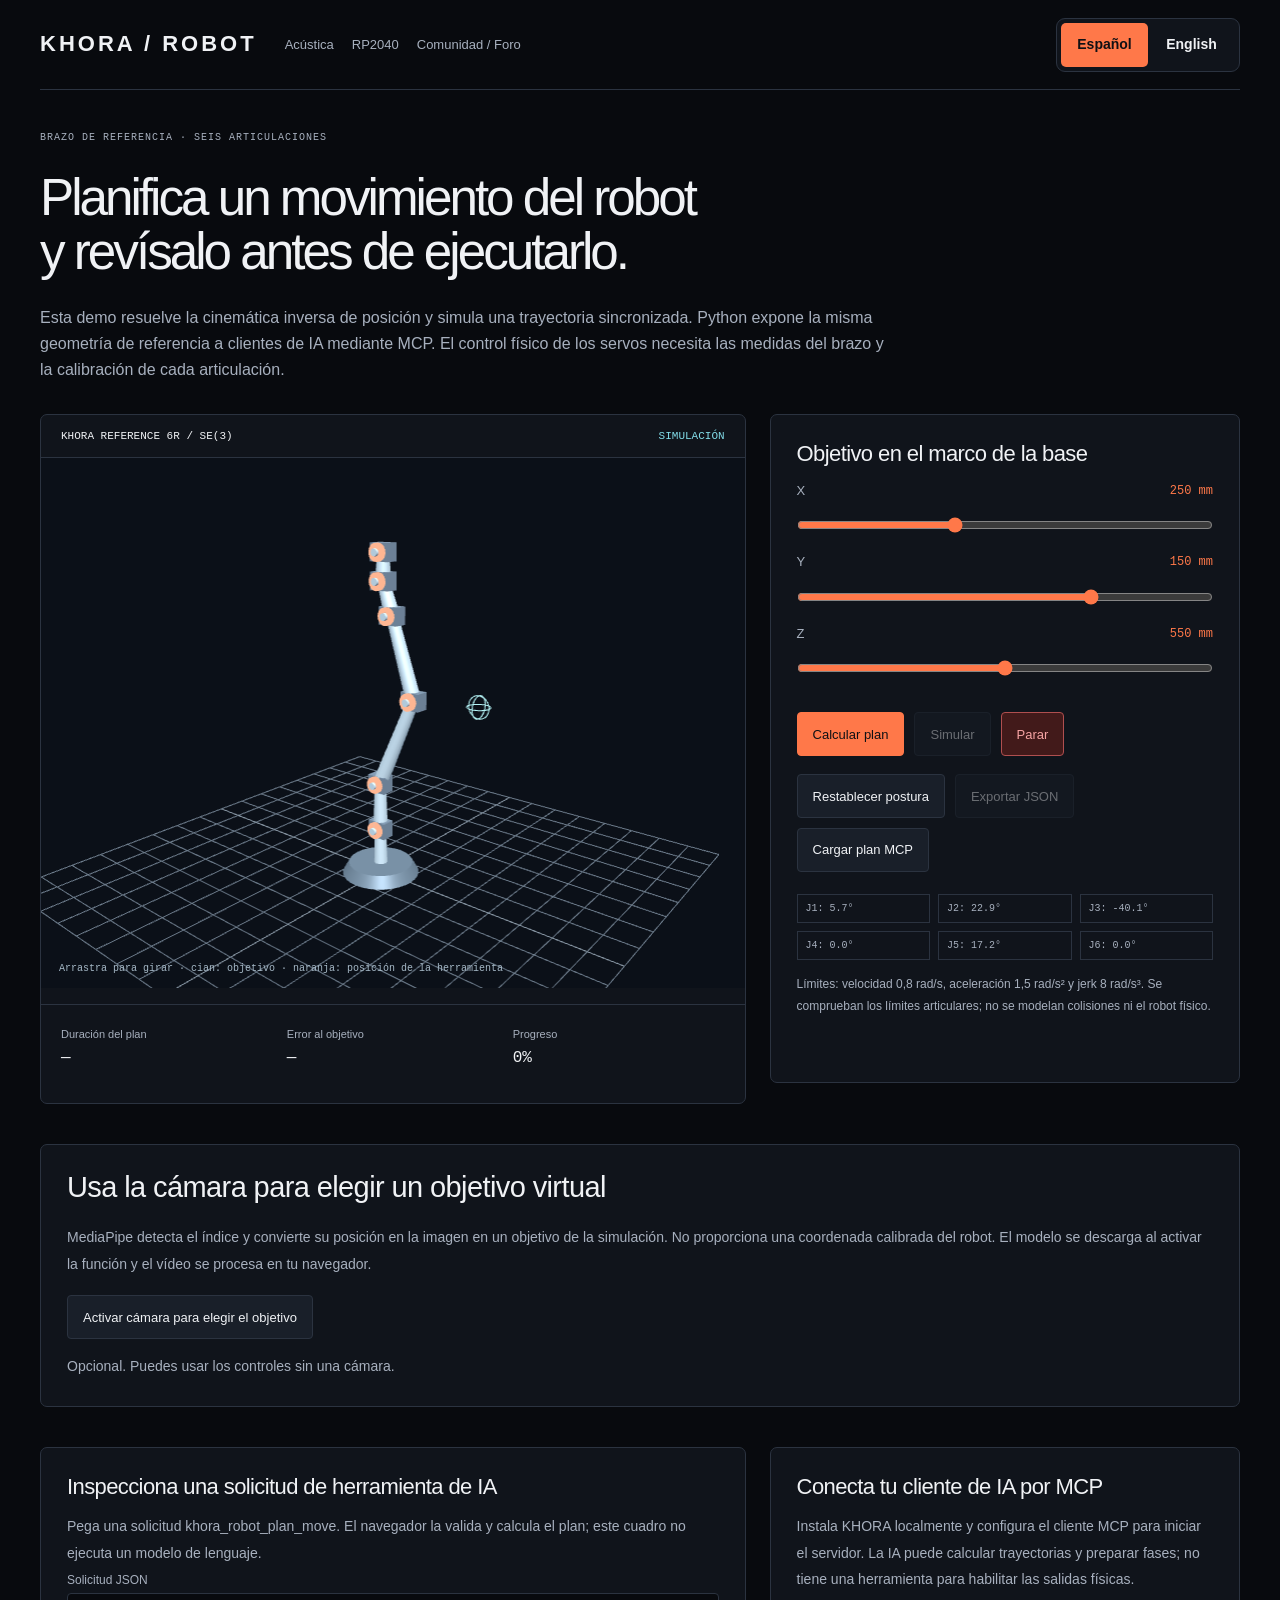
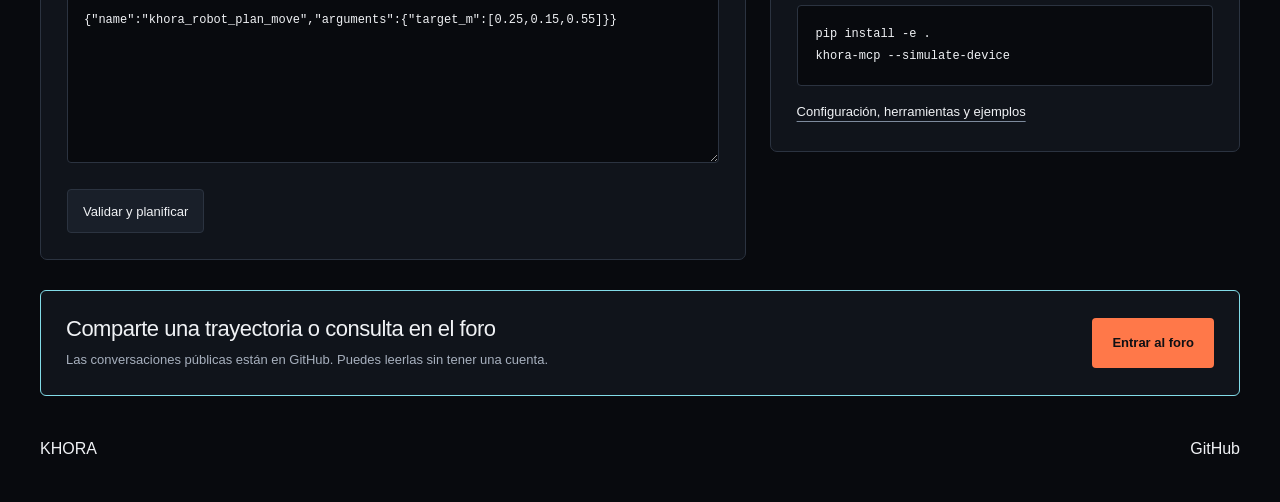
<file: platform/robot.html>
<!doctype html>
<html lang="es">
  <head>
    <meta charset="utf-8" />
    <meta name="viewport" content="width=device-width,initial-scale=1" />
    <meta
      http-equiv="Content-Security-Policy"
      content="default-src 'self'; script-src 'self' 'wasm-unsafe-eval' https://cdn.jsdelivr.net; style-src 'self'; img-src 'self' data:; connect-src 'self' https://cdn.jsdelivr.net https://storage.googleapis.com; media-src 'self' blob:; object-src 'none'; base-uri 'self'"
    />
    <title>KHORA — Robótica e IA</title>
    <link rel="icon" href="../assets/logo/khora-mark.svg" />
    <link rel="stylesheet" href="landing.css?v=20261021c" />
    <link rel="stylesheet" href="workspace.css" />
    <script defer src="vendor/three.min.js"></script>
    <script defer src="vendor/OrbitControls.js"></script>
    <script defer src="robot-model.js"></script>
    <script defer src="workspace-ui.js"></script>
    <script defer src="robot.js"></script>
    <script defer src="camera-tracking.js"></script>
  </head>
  <body>
    <header class="site-header workspace-header">
      <a class="brand" href="index.html">KHORA / ROBOT</a>
      <nav>
        <a href="lab.html" data-en="Acoustics">Acústica</a><a href="hardware.html">RP2040</a
        ><a href="community.html" data-en="Community / Forum">Comunidad / Foro</a>
      </nav>
      <div class="language-switch" role="group" aria-label="Idioma / Language">
        <button data-language="es" aria-pressed="true">Español</button
        ><button data-language="en" aria-pressed="false">English</button>
      </div>
    </header>
    <main class="workspace-main">
      <p class="eyebrow" data-en="REFERENCE ARM · SIX JOINTS">
        BRAZO DE REFERENCIA · SEIS ARTICULACIONES
      </p>
      <h1 data-en="Plan a robot move and inspect it before execution.">
        Planifica un movimiento del robot y revísalo antes de ejecutarlo.
      </h1>
      <p
        class="workspace-intro"
        data-en="This browser demo solves positional inverse kinematics and simulates a synchronized trajectory. Python exposes the same reference geometry to AI clients over MCP. Physical servo control requires your measured geometry and joint calibration."
      >
        Esta demo resuelve la cinemática inversa de posición y simula una trayectoria sincronizada.
        Python expone la misma geometría de referencia a clientes de IA mediante MCP. El control
        físico de los servos necesita las medidas del brazo y la calibración de cada articulación.
      </p>
      <div class="workspace-grid">
        <section class="workspace-card">
          <div class="workspace-toolbar">
            <span>KHORA REFERENCE 6R / SE(3)</span
            ><span class="workspace-state" id="robot-state" data-state="idle">SIMULACIÓN</span>
          </div>
          <div class="robot-scene">
            <canvas
              id="robot-canvas"
              aria-label="Brazo robótico simulado en tres dimensiones"
            ></canvas>
            <div
              id="robot-fallback"
              class="robot-fallback"
              hidden
              data-en="WebGL unavailable. Planning and JSON export remain available."
            >
              WebGL no disponible. La planificación y la exportación JSON siguen disponibles.
            </div>
            <span
              class="robot-scene-note"
              data-en="Drag to orbit · cyan: target · orange: tool position"
              >Arrastra para girar · cian: objetivo · naranja: posición de la herramienta</span
            >
          </div>
          <dl class="workspace-data">
            <div>
              <dt data-en="Plan duration">Duración del plan</dt>
              <dd id="robot-duration">—</dd>
            </div>
            <div>
              <dt data-en="Target error">Error al objetivo</dt>
              <dd id="robot-error">—</dd>
            </div>
            <div>
              <dt data-en="Progress">Progreso</dt>
              <dd id="robot-progress">0%</dd>
            </div>
          </dl>
        </section>
        <section class="workspace-card workspace-padding">
          <h2 data-en="Target in the robot base frame">Objetivo en el marco de la base</h2>
          <div class="workspace-slider">
            <label for="robot-x">X <output id="robot-x-value">250 mm</output></label
            ><input id="robot-x" type="range" min="100" max="500" value="250" /><label for="robot-y"
              >Y <output id="robot-y-value">150 mm</output></label
            ><input id="robot-y" type="range" min="-350" max="350" value="150" /><label
              for="robot-z"
              >Z <output id="robot-z-value">550 mm</output></label
            ><input id="robot-z" type="range" min="200" max="900" value="550" />
          </div>
          <div class="workspace-actions">
            <button id="robot-plan" class="primary" data-en="Calculate plan">Calcular plan</button
            ><button id="robot-run" data-en="Simulate" disabled>Simular</button
            ><button id="robot-stop" class="stop" data-en="Stop">Parar</button>
          </div>
          <div class="workspace-actions">
            <button id="robot-home" data-en="Reset pose">Restablecer postura</button
            ><button id="robot-export" disabled data-en="Export JSON">Exportar JSON</button
            ><label class="file-button"
              ><span data-en="Load MCP plan">Cargar plan MCP</span
              ><input id="robot-import" type="file" accept="application/json,.json" hidden
            /></label>
          </div>
          <div id="robot-joints" class="joint-values"></div>
          <p
            class="workspace-hint"
            data-en="Limits: 0.8 rad/s velocity, 1.5 rad/s² acceleration, 8 rad/s³ jerk. Joint limits are checked; collisions and the physical robot are not modeled."
          >
            Límites: velocidad 0,8 rad/s, aceleración 1,5 rad/s² y jerk 8 rad/s³. Se comprueban los
            límites articulares; no se modelan colisiones ni el robot físico.
          </p>
          <p id="robot-message" class="workspace-error" role="status" aria-live="polite"></p>
        </section>
      </div>
      <section class="workspace-section workspace-card workspace-padding">
        <h2 data-en="Use your camera to choose a virtual target">
          Usa la cámara para elegir un objetivo virtual
        </h2>
        <p
          data-en="MediaPipe detects your index fingertip and maps the image position into the simulation. It does not provide a calibrated robot coordinate. The model downloads when activated; video processing runs in your browser."
        >
          MediaPipe detecta el índice y convierte su posición en la imagen en un objetivo de la
          simulación. No proporciona una coordenada calibrada del robot. El modelo se descarga al
          activar la función y el vídeo se procesa en tu navegador.
        </p>
        <div class="workspace-actions">
          <button id="camera-start" aria-pressed="false" data-en="Use camera to choose the target">
            Activar cámara para elegir el objetivo
          </button>
        </div>
        <video id="camera-video" autoplay muted playsinline hidden width="320" height="240"></video>
        <p
          id="camera-status"
          class="workspace-hint"
          role="status"
          data-en="Optional. You can use the sliders without a camera."
        >
          Opcional. Puedes usar los controles sin una cámara.
        </p>
      </section>
      <section class="workspace-section workspace-grid">
        <div class="workspace-card workspace-padding">
          <h2 data-en="Inspect an AI tool request">
            Inspecciona una solicitud de herramienta de IA
          </h2>
          <p
            data-en="Paste a khora_robot_plan_move request. The browser validates and plans it; no language model is running inside this text box."
          >
            Pega una solicitud khora_robot_plan_move. El navegador la valida y calcula el plan; este
            cuadro no ejecuta un modelo de lenguaje.
          </p>
          <label for="robot-tool" class="workspace-hint" data-en="Tool request JSON"
            >Solicitud JSON</label
          ><textarea id="robot-tool" class="tool-input" spellcheck="false">
{"name":"khora_robot_plan_move","arguments":{"target_m":[0.25,0.15,0.55]}}</textarea
          >
          <div class="workspace-actions">
            <button id="robot-tool-apply" data-en="Validate and plan">Validar y planificar</button>
          </div>
        </div>
        <div class="workspace-card workspace-padding">
          <h2 data-en="Connect your AI client over MCP">Conecta tu cliente de IA por MCP</h2>
          <p
            data-en="Install KHORA locally and configure your MCP client to launch the server. The AI can calculate trajectories and stage phases; it has no tool for enabling physical outputs."
          >
            Instala KHORA localmente y configura el cliente MCP para iniciar el servidor. La IA
            puede calcular trayectorias y preparar fases; no tiene una herramienta para habilitar
            las salidas físicas.
          </p>
          <pre class="code-block">
pip install -e .
khora-mcp --simulate-device</pre
          >
          <a
            class="text-link"
            href="https://github.com/iriss-dev/khora/blob/master/docs/AI_AND_ROBOTICS.md"
            data-en="Configuration, tools and examples"
            >Configuración, herramientas y ejemplos</a
          >
        </div>
      </section>
      <section class="community-banner">
        <div>
          <h2 data-en="Share a trajectory or ask for help in the forum">
            Comparte una trayectoria o consulta en el foro
          </h2>
          <p data-en="The public discussions are on GitHub. You can read them without an account.">
            Las conversaciones públicas están en GitHub. Puedes leerlas sin tener una cuenta.
          </p>
        </div>
        <a class="button primary" href="community.html" data-en="Open the forum">Entrar al foro</a>
      </section>
    </main>
    <footer class="site-footer">
      <a href="index.html">KHORA</a><a href="https://github.com/iriss-dev/khora">GitHub</a>
    </footer>
  </body>
</html>
</file>
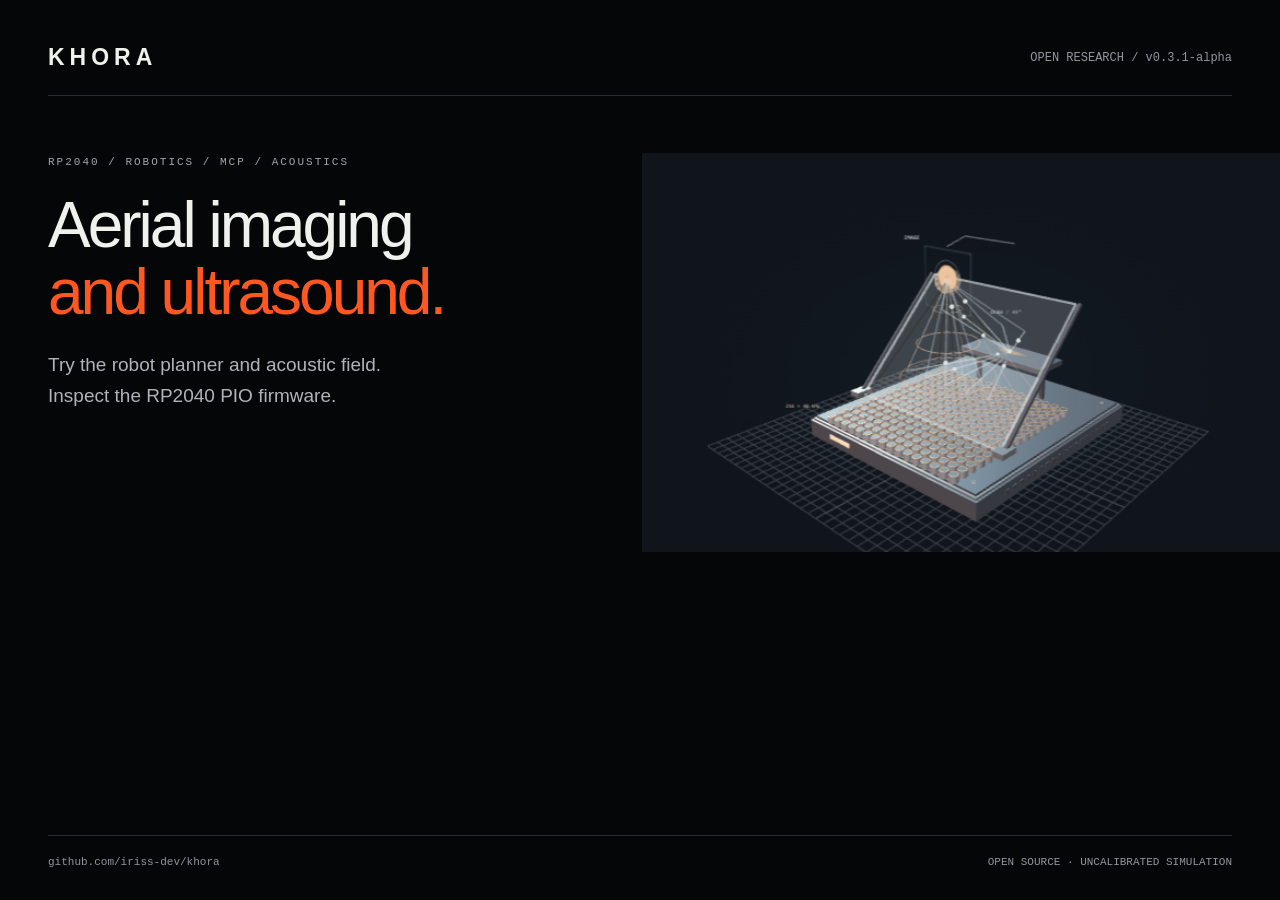
<file: assets/press/social-card.html>
<!doctype html>
<html lang="en">
<head><meta charset="utf-8"><title>KHORA launch card</title>
<style>
* { box-sizing: border-box; }
body { margin: 0; width: 1200px; height: 630px; overflow: hidden; background: #050608; color: #f0f0ed; font-family: Arial, sans-serif; }
header { position: absolute; top: 44px; left: 48px; right: 48px; padding-bottom: 24px; border-bottom: 1px solid #2a2c30; display: flex; justify-content: space-between; align-items: center; }
.brand { font-size: 23px; font-weight: bold; letter-spacing: 5px; }
.version { font: 12px Consolas, monospace; color: #92959d; }
main { position: absolute; top: 156px; left: 48px; width: 540px; z-index: 2; }
.eyebrow { font: 11px Consolas, monospace; color: #a2a5ad; letter-spacing: 2px; }
h1 { margin: 24px 0; font-size: 64px; font-weight: 400; letter-spacing: -3px; line-height: 1.05; }
h1 span { color: #ff5722; }
p { color: #b0b3ba; font-size: 19px; line-height: 1.6; max-width: 370px; }
img { position: absolute; right: -12px; top: 120px; width: 650px; height: 465px; object-fit: contain; }
footer { position: absolute; bottom: 32px; left: 48px; right: 48px; border-top: 1px solid #2a2c30; padding-top: 20px; display: flex; justify-content: space-between; font: 11px Consolas, monospace; color: #92959d; }
</style></head>
<body><header><span class="brand">KHORA</span><span class="version">OPEN RESEARCH / v0.3.1-alpha</span></header><main><div class="eyebrow">RP2040 / ROBOTICS / MCP / ACOUSTICS</div><h1>Aerial imaging<br><span>and ultrasound.</span></h1><p>Try the robot planner and acoustic field.<br>Inspect the RP2040 PIO firmware.</p></main><img src="khora-rig.png" alt="Illustrative assembly"><footer><span>github.com/iriss-dev/khora</span><span>OPEN SOURCE · UNCALIBRATED SIMULATION</span></footer></body>
</html>
</file>
<file: platform/landing.css>
:root {
  color-scheme: dark;
  --bg: #080a0e;
  --surface: #10141b;
  --raised: #191f29;
  --line: #2b3340;
  --text: #f0f2f5;
  --muted: #a7b0be;
  --quiet: #7e8b9d;
  --accent: #ff7849;
  --accent-ink: #101014;
  --cyan: #82dce8;
  --accent-wash: #ff784912;
  --header: #080a0ef2;
  --mono: 'SFMono-Regular', Consolas, 'Liberation Mono', monospace;
}
:root[data-theme=light] {
  color-scheme: light;
  --bg: #f5f3ee;
  --surface: #fffefa;
  --raised: #e9e6df;
  --line: #cccac2;
  --text: #1c2532;
  --muted: #4e5e70;
  --quiet: #5d6b79;
  --accent: #b6441c;
  --accent-ink: #fff;
  --cyan: #167080;
  --accent-wash: #b6441c0c;
  --header: #f5f3eef2;
}
* { box-sizing: border-box; }
html { scroll-behavior: smooth; scroll-padding-top: 116px; }
body { margin: 0; background: var(--bg); color: var(--text); font: 16px/1.65 Arial, Helvetica, sans-serif; -webkit-font-smoothing: antialiased; transition: background .3s, color .3s; }
a { color: inherit; text-decoration: none; }
button, input { font: inherit; }
button, a, input { -webkit-tap-highlight-color: transparent; }
button { cursor: pointer; background: transparent; border: 0; color: inherit; }
button:disabled { cursor: default; opacity: .5; }
button:focus-visible, a:focus-visible, input:focus-visible, summary:focus-visible { outline: 3px solid var(--cyan); outline-offset: 4px; }
svg { width: 20px; height: 20px; stroke: currentColor; fill: none; stroke-width: 1.5; flex-shrink: 0; }
h1, h2, h3, p { margin: 0; }
[hidden] { display: none !important; }
.site-header, main, .site-footer { width: min(1440px, calc(100% - 80px)); margin-inline: auto; }
.site-header { position: relative; z-index: 10; min-height: 100px; display: flex; align-items: center; justify-content: space-between; gap: 28px; border-bottom: 1px solid var(--line); }
.brand { font-size: 22px; font-weight: 750; letter-spacing: 3px; display: inline-flex; align-items: center; gap: 10px; }
.brand svg { width: 29px; height: 29px; stroke-width: 1.7; }
.brand svg circle { stroke: var(--accent); }
.site-header nav, .header-actions { display: flex; align-items: center; gap: 24px; }
.site-header nav { font-size: 13px; color: var(--muted); }
.site-header nav a { padding-block: 12px; }
a:hover { color: var(--accent); }
.header-actions { gap: 14px; }
.language-switch { display: flex; padding: 4px; border: 1px solid var(--line); border-radius: 9px; background: var(--surface); }
.language-switch button { padding: 9px 15px; min-height: 44px; min-width: 87px; font-size: 14px; font-weight: 600; border-radius: 5px; transition: background .2s, color .2s; }
.language-switch button[aria-pressed=true] { color: var(--accent-ink); background: var(--accent); }
.language-switch button[aria-pressed=false]:hover { background: var(--raised); }
.theme-toggle { min-height: 48px; padding: 10px; display: flex; align-items: center; gap: 8px; color: var(--muted); border-radius: 6px; font-size: 12px; }
.theme-toggle:hover { background: var(--raised); color: var(--text); }
.hero { display: grid; grid-template-columns: .94fr 1.06fr; align-items: start; padding: 66px 0 24px; gap: 50px; }
.hero-copy { padding-top: 52px; }
.eyebrow { font: 10px/1.6 var(--mono); letter-spacing: 1px; text-transform: uppercase; color: var(--muted); display: flex; align-items: center; gap: 9px; }
.status-dot { width: 6px; height: 6px; border-radius: 50%; background: var(--accent); box-shadow: 0 0 0 5px var(--accent-wash); }
h1 { max-width: 650px; font-size: clamp(46px,4.6vw,70px); font-weight: 450; line-height: 1.06; letter-spacing: -3px; margin: 25px 0; text-wrap: balance; }
.hero-intro { max-width: 540px; font-size: 17px; color: var(--muted); line-height: 1.85; }
.hero-actions { display: flex; align-items: center; flex-wrap: wrap; gap: 22px; margin-top: 30px; }
.button { min-height: 48px; padding: 14px 20px; display: inline-flex; justify-content: space-between; align-items: center; gap: 20px; font-size: 13px; font-weight: 600; border-radius: 4px; transition: background .2s, transform .2s; }
.button.primary { background: var(--accent); color: var(--accent-ink); }
.button.primary:hover { filter: brightness(1.1); transform: translateY(-2px); }
.button svg { transition: transform .2s; }
.button:hover svg { transform: translateX(3px); }
.text-link { font-size: 13px; text-decoration: underline; text-underline-offset: 5px; text-decoration-color: var(--quiet); }
.hero-footnote { color: var(--quiet); font-size: 12px; line-height: 1.8; max-width: 450px; margin-top: 24px; }
.hero-instrument { border: 1px solid var(--line); background: var(--surface); border-radius: 8px; overflow: hidden; }
.instrument-caption { display: flex; justify-content: space-between; align-items: center; gap: 16px; min-height: 57px; padding: 10px 20px; color: var(--muted); font: 10px var(--mono); letter-spacing: .8px; border-bottom: 1px solid var(--line); }
.instrument-caption button { min-height: 36px; padding: 6px 10px; border: 1px solid var(--line); border-radius: 4px; font-size: 11px; letter-spacing: 0; }
.instrument-caption button:hover { color: var(--text); background: var(--raised); }
.rig-stage { position: relative; height: 400px; background: radial-gradient(ellipse at 50% 55%, #20344233, transparent 70%); transition: background .4s; }
.hero-instrument[data-mode=optics] .rig-stage { background: radial-gradient(ellipse at 50% 50%, #1c637633, transparent 75%); }
.hero-instrument[data-mode=haptics] .rig-stage { background: radial-gradient(ellipse at 50% 50%, #99451c30, transparent 75%); }
#rig-canvas { display: block; width: 100%; height: 100%; touch-action: pan-y; cursor: grab; }
#rig-canvas:active { cursor: grabbing; }
.rig-mode-tag { position: absolute; top: 16px; left: 18px; font: 11px var(--mono); color: var(--text); padding-left: 12px; border-left: 3px solid var(--accent); pointer-events: none; }
.hero-instrument[data-mode=optics] .rig-mode-tag { border-color: var(--cyan); }
.orbit-hint { position: absolute; bottom: 14px; left: 18px; color: var(--quiet); font: 10px var(--mono); pointer-events: none; }
#rig-reset { position: absolute; bottom: 10px; right: 14px; width: 42px; height: 42px; border: 1px solid var(--line); border-radius: 5px; display: grid; place-items: center; background: var(--surface); }
#rig-reset:hover { color: var(--accent); }
.rig-controls { display: grid; grid-template-columns: 1.1fr 1.1fr 1fr; padding: 10px; gap: 6px; border-top: 1px solid var(--line); border-bottom: 1px solid var(--line); }
.rig-controls button { display: flex; align-items: center; justify-content: center; gap: 8px; padding: 12px 8px; min-height: 50px; color: var(--muted); font-size: 12px; border: 1px solid transparent; border-radius: 5px; transition: background .2s, border-color .2s; }
.mode-number { font: 10px var(--mono); opacity: .65; }
.rig-controls button[aria-pressed=true] { background: var(--accent); color: var(--accent-ink); font-weight: 600; }
.rig-controls button[data-rig=optics][aria-pressed=true] { background: var(--cyan); color: var(--bg); }
.rig-controls button[aria-pressed=false]:hover { background: var(--raised); border-color: var(--line); color: var(--text); }
.rig-explanation { padding: 24px 22px 16px; display: flex; gap: 16px; min-height: 154px; }
.rig-explanation>span { font: 10px var(--mono); padding-top: 6px; color: var(--accent); white-space: nowrap; }
.rig-explanation h2 { font-size: 17px; letter-spacing: -.3px; line-height: 1.4; margin-bottom: 8px; }
.rig-explanation p { font-size: 12px; line-height: 1.8; color: var(--muted); }
.rig-disclaimer { font: 9px/1.6 var(--mono); color: var(--quiet); padding: 0 22px 18px; }
#rig-fallback { position: absolute; inset: 34px 0 30px; }
#rig-fallback img { width: 100%; height: 100%; object-fit: contain; }
.section { padding-top: 100px; }
.section-label { display: flex; align-items: center; gap: 24px; font: 10px var(--mono); letter-spacing: 1px; color: var(--quiet); margin-bottom: 38px; }
.hairline { height: 1px; flex: 1; background: var(--line); }
h2 { font-size: clamp(30px,3.2vw,48px); letter-spacing: -1.7px; line-height: 1.15; font-weight: 450; text-wrap: balance; }
.section-heading { display: grid; grid-template-columns: 1.25fr 1fr; gap: 80px; align-items: end; margin-bottom: 36px; }
.section-heading p { font-size: 15px; line-height: 1.85; color: var(--muted); max-width: 490px; }
.explanation-layout { display: grid; grid-template-columns: 1.1fr 1fr; gap: 30px; align-items: stretch; }
.process-diagram { border: 1px solid var(--line); background: var(--surface); border-radius: 7px; display: flex; flex-direction: column; overflow: hidden; }
.diagram-top { display: flex; align-items: center; justify-content: space-between; gap: 12px; padding: 14px 18px; font: 9px var(--mono); color: var(--quiet); }
.diagram-top button { font: 11px var(--mono); min-height: 40px; padding: 9px; border: 1px solid var(--line); border-radius: 4px; color: var(--muted); }
.diagram-top button[aria-pressed=true] { border-color: var(--accent); color: var(--accent); }
.optical-diagram { width: 100%; height: auto; flex: 1; min-height: 300px; stroke-width: 2; }
.optical-diagram text { stroke: none; fill: var(--text); font: 14px Arial, sans-serif; }
.optical-diagram .diagram-secondary { fill: var(--quiet); font-size: 11px; }
.diagram-grid { color: var(--quiet); opacity: .16; }
.diagram-display, .diagram-plate, .diagram-aerial, .diagram-light, .diagram-ultrasound { transition: opacity .45s; }
.diagram-display { stroke: var(--cyan); }
.diagram-display rect { fill: var(--surface); }
.diagram-plate { stroke: var(--cyan); }
.diagram-plate .plate-glow { stroke-width: 17; opacity: .12; }
.diagram-aerial { stroke: var(--cyan); }
.diagram-aerial rect { fill: var(--surface); }
.diagram-light { stroke: var(--cyan); }
.light-ray { opacity: .25; }
.light-travel { stroke-dasharray: 12 330; animation: light-path 3.4s linear infinite; stroke-width: 4; }
.diagram-ultrasound { stroke: var(--accent); }
.diagram-ultrasound rect { fill: var(--surface); }
.diagram-beam { fill: url(#beam-fill); stroke: none; }
.sound-ray { opacity: .25; stroke-width: 1; }
.sound-front { animation: sound-front 2.4s ease-in-out infinite; transform-origin: 430px 130px; }
.front-two { animation-delay: -.8s; }
.front-three { animation-delay: -1.6s; }
.focus-halo { animation: focus-pulse 2s ease-in-out infinite; transform-origin: 430px 130px; }
.optical-diagram .component-number { fill: var(--surface); stroke: currentColor; }
.optical-diagram .number-text { font: 12px var(--mono); text-anchor: middle; fill: var(--text); }
.annotation-line { opacity: .5; stroke-width: 1; }
.process-diagram[data-step="1"] .diagram-plate, .process-diagram[data-step="1"] .diagram-aerial { opacity: .55; }
.process-diagram[data-step="1"] .diagram-light { opacity: .45; }
.process-diagram:not([data-step="3"]) .diagram-ultrasound { opacity: .12; }
.process-diagram[data-step="3"] .diagram-light, .process-diagram[data-step="3"] .diagram-plate, .process-diagram[data-step="3"] .diagram-display { opacity: .16; }
.diagram-caption { min-height: 78px; padding: 20px; font-size: 13px; color: var(--muted); border-top: 1px solid var(--line); }
.process-steps { display: flex; flex-direction: column; gap: 10px; }
.process-step { flex: 1; display: flex; text-align: left; align-items: flex-start; gap: 17px; border: 1px solid var(--line); border-radius: 6px; padding: 23px; transition: background .25s, border-color .25s, transform .25s; }
.process-step>span:nth-child(2) { flex: 1; }
.step-index { font: 11px var(--mono); color: var(--quiet); padding-top: 5px; }
.process-step strong { display: block; font-size: 16px; line-height: 1.4; font-weight: 600; margin-bottom: 9px; }
.process-step>span>span { display: block; color: var(--muted); font-size: 13px; line-height: 1.85; }
.process-step>svg { width: 15px; margin-top: 4px; opacity: .3; transition: transform .25s, opacity .25s; }
.process-step[aria-pressed=true] { background: var(--accent-wash); border-color: var(--accent); transform: translateX(-5px); }
.process-step[aria-pressed=true] .step-index { color: var(--accent); }
.process-step[aria-pressed=true]>svg { opacity: 1; color: var(--accent); transform: rotate(90deg); }
.process-step:hover { background: var(--surface); }
.model-details { border-bottom: 1px solid var(--line); padding: 22px 0; margin-top: 20px; }
.model-details summary { cursor: pointer; min-height: 30px; color: var(--muted); font-size: 14px; }
.model-details[open] summary { color: var(--text); }
.model-details p { margin: 18px 0 12px; max-width: 100ch; font-size: 14px; color: var(--muted); }
.field-preview { display: grid; grid-template-columns: 1.25fr 1fr; background: var(--surface); border: 1px solid var(--line); border-radius: 7px; overflow: hidden; }
.preview-visual { min-width: 0; padding: 30px; }
.preview-plot { position: relative; background: #080b0e; overflow: hidden; border: 1px solid #303a44; border-radius: 3px; }
#preview-canvas { display: block; width: 100%; aspect-ratio: 4/3; cursor: crosshair; touch-action: none; }
.preview-axis-x, .preview-axis-z, .preview-badge { position: absolute; font: 9px var(--mono); color: #c6d2dc; padding: 5px 6px; background: #080b0ed9; pointer-events: none; }
.preview-badge { top: 12px; left: 12px; }
.preview-axis-x { bottom: 10px; left: 12px; }
.preview-axis-z { bottom: 10px; right: 12px; }
#preview-marker { position: absolute; left: 50%; top: 50%; width: 26px; height: 26px; transform: translate(-50%,-50%); border: 1px solid #ffffffa0; border-radius: 50%; box-shadow: 0 0 0 5px #0c111820; pointer-events: none; }
#preview-marker::before, #preview-marker::after { content: ''; position: absolute; background: #fff; }
#preview-marker::before { width: 36px; height: 1px; top: 12px; left: -6px; }
#preview-marker::after { height: 36px; width: 1px; top: -6px; left: 12px; }
.preview-error { position: absolute; inset: 0; padding: 50px 24px; background: var(--surface); color: var(--muted); z-index: 1; }
.field-legend { display: flex; gap: 13px; align-items: center; font: 10px var(--mono); color: var(--muted); margin: 20px 0 14px; }
.pressure-scale { height: 7px; flex: 1; border-radius: 2px; background: linear-gradient(90deg,#0d252b,#17717c,#fd773e,#fff0c4); }
.preview-visual>p { font-size: 13px; line-height: 1.85; color: var(--muted); }
.preview-console { padding: 30px; border-left: 1px solid var(--line); }
.preview-console h3 { font-size: 18px; font-weight: 500; margin-bottom: 24px; }
.preview-console label { display: flex; justify-content: space-between; gap: 14px; font-size: 13px; color: var(--muted); }
.preview-console output { font: 13px var(--mono); color: var(--accent); white-space: nowrap; }
input[type=range] { width: 100%; accent-color: var(--accent); height: 28px; margin: 10px 0 22px; cursor: pointer; }
.preview-actions { display: flex; gap: 10px; flex-wrap: wrap; margin-bottom: 20px; }
.preview-actions button { min-height: 42px; border: 1px solid var(--line); border-radius: 4px; padding: 9px 13px; font-size: 12px; }
.preview-actions button:hover { background: var(--raised); }
#preview-sweep[aria-pressed=true] { border-color: var(--accent); background: var(--accent-wash); color: var(--accent); }
.preview-console dl { margin: 12px 0 18px; }
.preview-console dl>div { display: flex; align-items: baseline; justify-content: space-between; gap: 16px; padding: 12px 0; border-bottom: 1px solid var(--line); }
.preview-console dt { color: var(--muted); font-size: 12px; }
.preview-console dd { font: 19px var(--mono); margin: 0; white-space: nowrap; }
.preview-console dd small { font-size: 11px; color: var(--quiet); }
.model-note { font-size: 11px; line-height: 1.8; color: var(--quiet); margin-bottom: 22px; }
.preview-console>.button { width: 100%; font-size: 12px; }
.build-table { border-top: 1px solid var(--line); }
.build-table>a { display: grid; grid-template-columns: 130px 1fr 1.2fr 24px; gap: 30px; align-items: center; padding: 27px 8px; border-bottom: 1px solid var(--line); transition: background .2s; }
.build-table>a:hover { background: var(--surface); }
.build-table>a:hover svg { transform: translateX(4px); color: var(--accent); }
.build-table svg { transition: transform .2s; }
.build-status { font: 9px var(--mono); color: var(--quiet); }
.build-status.available { color: var(--cyan); }
.build-status.pending { color: var(--accent); }
.build-table h3 { font-size: 17px; font-weight: 500; line-height: 1.45; }
.build-table p { color: var(--muted); font-size: 13px; line-height: 1.8; }
.clone-box { display: flex; justify-content: space-between; align-items: center; gap: 20px; background: var(--surface); border: 1px solid var(--line); border-radius: 5px; margin-top: 28px; padding: 22px 26px; }
.clone-box>div { min-width: 0; }
.clone-box>div>span { display: block; font: 9px var(--mono); color: var(--quiet); margin-bottom: 8px; }
.clone-box code { font: 12px/1.7 var(--mono); overflow-wrap: anywhere; }
.clone-box button { display: flex; gap: 10px; align-items: center; color: var(--muted); font-size: 13px; min-height: 44px; padding: 8px; }
.invitation { padding: 45px; margin-top: 90px; background: var(--accent-wash); border: 1px solid var(--line); border-radius: 7px; }
.invitation-top { display: flex; justify-content: space-between; gap: 20px; margin-bottom: 24px; }
.invitation .eyebrow { color: var(--accent); }
.version { font: 10px var(--mono); color: var(--quiet); }
.invitation h2 { max-width: 800px; }
.invitation>p { max-width: 750px; color: var(--muted); margin-top: 20px; font-size: 15px; line-height: 1.9; }
.invitation-actions { display: flex; align-items: center; flex-wrap: wrap; gap: 28px; margin-top: 28px; }
.site-footer { display: flex; align-items: center; justify-content: space-between; flex-wrap: wrap; gap: 24px; padding: 40px 0; }
.site-footer>.brand { font-size: 16px; }
.site-footer p { font-size: 11px; color: var(--quiet); }
.site-footer>div { display: flex; flex-wrap: wrap; gap: 20px; font-size: 11px; color: var(--muted); }
.skip-link { position: absolute; top: -80px; left: 20px; background: var(--accent); color: var(--accent-ink); padding: 12px; z-index: 20; }
.skip-link:focus { top: 10px; }
#site-toast { position: fixed; bottom: 24px; left: 50%; transform: translate(-50%,20px); opacity: 0; pointer-events: none; padding: 12px 20px; background: var(--raised); color: var(--text); border: 1px solid var(--line); font-size: 13px; z-index: 20; transition: opacity .2s,transform .2s; max-width: calc(100% - 32px); border-radius: 5px; }
#site-toast.visible { opacity: 1; transform: translate(-50%,0); }
.scene-updated { animation: scene-feedback .6s ease-out; }
.language-updated { animation: language-feedback .45s ease-out; }
.reveal-ready { opacity: 0; transform: translateY(22px); transition: opacity .7s ease, transform .7s ease; }
.reveal-ready.is-visible { opacity: 1; transform: none; }
@keyframes light-path { to { stroke-dashoffset: -684; } }
@keyframes sound-front { 0% { opacity: 0; transform: scale(1.1); } 25% { opacity: .9; } 100% { opacity: 0; transform: scale(.35); } }
@keyframes focus-pulse { 50% { opacity: .35; transform: scale(1.3); } }
@keyframes scene-feedback { from { box-shadow: inset 0 0 0 2px var(--accent); } to { box-shadow: inset 0 0 0 0 transparent; } }
@keyframes language-feedback { from { opacity: .45; transform: translateY(5px); } to { opacity: 1; transform: none; } }
@media (max-width: 1200px) {
  .site-header, main, .site-footer { width: calc(100% - 48px); }
  .site-header nav { gap: 16px; font-size: 12px; }
  .theme-toggle span { display: none; }
  .hero { gap: 28px; }
  .hero-copy { padding-top: 30px; }
  h1 { font-size: 53px; letter-spacing: -2px; }
  .hero-intro { font-size: 15px; }
  .rig-stage { height: 365px; }
  .rig-controls { gap: 3px; padding: 8px; }
  .rig-controls button { font-size: 11px; padding-inline: 5px; gap: 5px; }
  .section-heading { gap: 45px; }
  .explanation-layout { gap: 22px; }
  .process-step { padding: 18px; gap: 12px; }
  .process-step strong { font-size: 15px; }
  .preview-visual, .preview-console { padding: 24px; }
}
@media (max-width: 900px) {
  .site-header nav { display: none; }
  .hero { grid-template-columns: 1fr; padding-top: 30px; gap: 32px; }
  .hero-copy { padding-top: 10px; }
  h1 { max-width: 700px; font-size: 60px; }
  .hero-intro { max-width: 680px; font-size: 16px; }
  .hero-instrument { width: 100%; }
  .rig-stage { height: 440px; }
  .rig-controls button { min-height: 52px; font-size: 13px; }
  .rig-explanation { min-height: 128px; }
  .section-heading { grid-template-columns: 1fr; gap: 20px; }
  .section-heading p { max-width: 650px; }
  .explanation-layout { grid-template-columns: 1fr; }
  .optical-diagram { max-height: 440px; }
  .process-step[aria-pressed=true] { transform: none; }
  .field-preview { grid-template-columns: 1fr 1fr; }
  .build-table>a { grid-template-columns: 100px 1fr 1.2fr 20px; gap: 20px; }
}
@media (max-width: 600px) {
  html { scroll-padding-top: 20px; }
  .site-header, main, .site-footer { width: calc(100% - 32px); }
  .site-header { min-height: 134px; flex-wrap: wrap; padding: 20px 0 16px; gap: 16px; }
  .brand { font-size: 19px; }
  .header-actions { width: 100%; justify-content: space-between; gap: 10px; }
  .language-switch button { font-size: 14px; min-width: 88px; padding: 9px 14px; }
  .theme-toggle { font-size: 11px; padding-inline: 8px; }
  .theme-toggle span { display: inline; }
  .hero { padding-top: 24px; gap: 28px; }
  .hero .eyebrow { font-size: 9px; letter-spacing: .2px; }
  h1 { font-size: clamp(39px,10.7vw,58px); letter-spacing: -1.7px; margin-block: 20px; }
  .hero-intro { font-size: 15px; }
  .hero-actions { gap: 20px; margin-top: 24px; }
  .hero-footnote { font-size: 11px; margin-top: 20px; }
  .instrument-caption { padding-inline: 12px; gap: 8px; font-size: 8px; letter-spacing: 0; }
  .instrument-caption button { font-size: 10px; padding-inline: 8px; }
  .rig-stage { height: 330px; }
  .rig-mode-tag { font-size: 10px; left: 12px; }
  .orbit-hint { font-size: 9px; left: 12px; }
  .rig-controls { padding: 7px; gap: 5px; }
  .rig-controls button { flex-direction: column; font-size: 11px; gap: 2px; padding: 9px 4px; min-height: 62px; }
  .mode-number { font-size: 9px; }
  .rig-explanation { padding: 19px 15px 15px; gap: 12px; min-height: 178px; }
  .rig-explanation h2 { font-size: 16px; }
  .rig-explanation p { font-size: 12px; }
  .rig-disclaimer { padding-inline: 15px; font-size: 9px; }
  .section { padding-top: 66px; }
  .section-label { margin-bottom: 27px; font-size: 9px; gap: 14px; }
  h2 { font-size: 33px; letter-spacing: -1px; }
  .section-heading { margin-bottom: 25px; gap: 18px; }
  .section-heading p { font-size: 14px; }
  .diagram-top { padding: 10px 12px; font-size: 8px; gap: 8px; }
  .diagram-top button { font-size: 10px; padding-inline: 7px; }
  .optical-diagram { min-height: 230px; }
  .optical-diagram text { font-size: 18px; }
  .optical-diagram .diagram-secondary { font-size: 15px; }
  .diagram-caption { font-size: 12px; padding: 16px; min-height: 90px; }
  .process-step { padding: 18px 15px; }
  .process-step strong { font-size: 15px; }
  .process-step>span>span { font-size: 13px; }
  .field-preview { grid-template-columns: 1fr; }
  .preview-visual { padding: 15px; }
  .preview-console { border-left: 0; border-top: 1px solid var(--line); padding: 22px; }
  .preview-axis-x, .preview-axis-z { font-size: 8px; }
  .preview-axis-x { left: 6px; }
  .preview-axis-z { right: 6px; }
  .field-legend { font-size: 9px; gap: 8px; }
  .build-table>a { grid-template-columns: 1fr 22px; gap: 10px; padding: 24px 0; }
  .build-table h3, .build-table p { grid-column: 1; }
  .build-table svg { grid-column: 2; grid-row: 2; }
  .clone-box { padding: 18px; }
  .clone-box button span { display: none; }
  .clone-box code { font-size: 10px; }
  .invitation { padding: 26px; margin-top: 66px; }
  .invitation-top .eyebrow { font-size: 9px; }
  .invitation h2 { font-size: 32px; }
  .invitation>p { font-size: 14px; }
  .invitation-actions { align-items: stretch; flex-direction: column; gap: 22px; }
  .invitation .button { font-size: 12px; padding-inline: 14px; gap: 12px; }
  .site-footer { padding-block: 30px; gap: 18px; }
  .site-footer p { width: 100%; }
  .site-footer>div { gap: 17px; }
}
@media (prefers-reduced-motion: reduce) {
  html { scroll-behavior: auto; }
  *, *::before, *::after { animation: none !important; transition: none !important; }
  .reveal-ready { opacity: 1; transform: none; }
}
</file>
<file: platform/workspace.css>
.workspace-header {
  min-height: 90px;
  flex-wrap: wrap;
  padding-block: 16px;
}
.workspace-header nav {
  display: flex;
  flex-wrap: wrap;
  gap: 18px;
}
.workspace-header .language-switch {
  margin-left: auto;
}
.workspace-main {
  padding-top: 40px;
}
.workspace-main h1 {
  max-width: 900px;
  font-size: clamp(34px, 4vw, 56px);
}
.workspace-intro {
  color: var(--muted);
  max-width: 850px;
  margin-bottom: 30px;
}
.workspace-grid {
  display: grid;
  grid-template-columns: 1.5fr 1fr;
  gap: 24px;
  align-items: start;
}
.workspace-card {
  border: 1px solid var(--line);
  border-radius: 7px;
  overflow: hidden;
  background: var(--surface);
}
.workspace-card h2 {
  font-size: 22px;
  letter-spacing: -0.6px;
  margin-bottom: 14px;
}
.workspace-card h3 {
  font-size: 16px;
  font-weight: 500;
  margin: 22px 0 12px;
}
.workspace-padding {
  padding: 26px;
}
.workspace-toolbar {
  display: flex;
  align-items: center;
  flex-wrap: wrap;
  justify-content: space-between;
  gap: 12px;
  padding: 15px 20px;
  border-bottom: 1px solid var(--line);
  font: 11px var(--mono);
}
.workspace-state {
  color: var(--cyan);
}
.workspace-state[data-state='running'],
.workspace-state[data-state='armed'] {
  color: var(--accent);
}
.workspace-state[data-state='fault'] {
  color: #ef8181;
}
.robot-scene {
  height: 530px;
  background: #0b1018;
  position: relative;
}
#robot-canvas {
  display: block;
  width: 100%;
  height: 100%;
  touch-action: pan-y;
}
.robot-scene-note {
  position: absolute;
  left: 18px;
  bottom: 14px;
  font: 10px var(--mono);
  color: #a6b9c7;
  pointer-events: none;
}
.robot-fallback {
  position: absolute;
  inset: 0;
  padding: 50px;
  color: var(--muted);
}
#camera-video {
  max-width: 100%;
  margin-top: 20px;
  border: 1px solid var(--line);
  border-radius: 5px;
  transform: scaleX(-1);
}
.workspace-actions {
  display: flex;
  gap: 10px;
  flex-wrap: wrap;
  margin-top: 18px;
}
.workspace-actions button,
.workspace-actions .file-button {
  min-height: 44px;
  padding: 10px 15px;
  border: 1px solid var(--line);
  border-radius: 4px;
  font-size: 13px;
  cursor: pointer;
  background: var(--raised);
  color: var(--text);
}
.workspace-actions button.primary {
  background: var(--accent);
  color: var(--accent-ink);
  border-color: var(--accent);
}
.workspace-actions button.stop {
  border-color: #b04f4f;
  color: #f7a4a4;
  background: #421a1a;
}
.workspace-actions button:disabled {
  opacity: 0.4;
  cursor: default;
}
.workspace-actions button:hover:not(:disabled) {
  filter: brightness(1.12);
}
.workspace-slider label {
  display: flex;
  align-items: center;
  justify-content: space-between;
  gap: 15px;
  color: var(--muted);
  font-size: 13px;
}
.workspace-slider output {
  font: 12px var(--mono);
  color: var(--accent);
}
.workspace-slider input {
  margin-bottom: 12px;
}
.workspace-data {
  display: grid;
  grid-template-columns: repeat(3, 1fr);
  gap: 14px;
  padding: 20px;
  border-top: 1px solid var(--line);
}
.workspace-data dt {
  font-size: 11px;
  color: var(--muted);
}
.workspace-data dd {
  margin: 6px 0 0;
  font: 16px var(--mono);
}
.workspace-hint {
  font-size: 12px;
  line-height: 1.8;
  color: var(--muted);
  margin-top: 14px;
}
.workspace-error {
  color: #f59a91;
  font-size: 13px;
  margin-top: 16px;
  min-height: 22px;
  overflow-wrap: anywhere;
}
.joint-values {
  display: grid;
  grid-template-columns: repeat(3, 1fr);
  gap: 8px;
  font: 10px var(--mono);
  margin-top: 22px;
  color: var(--muted);
}
.joint-values span {
  padding: 8px;
  border: 1px solid var(--line);
}
.workspace-section {
  margin-top: 40px;
}
.workspace-section > h2 {
  font-size: 29px;
  margin-bottom: 20px;
}
.workspace-section p {
  color: var(--muted);
  font-size: 14px;
  line-height: 1.9;
}
textarea.tool-input {
  width: 100%;
  min-height: 170px;
  resize: vertical;
  color: var(--text);
  background: var(--bg);
  border: 1px solid var(--line);
  border-radius: 4px;
  padding: 16px;
  font: 12px/1.7 var(--mono);
}
.code-block {
  background: var(--bg);
  color: var(--text);
  padding: 18px;
  border: 1px solid var(--line);
  overflow-x: auto;
  font: 12px/1.8 var(--mono);
  border-radius: 4px;
  white-space: pre-wrap;
  overflow-wrap: anywhere;
}
.community-banner {
  display: flex;
  justify-content: space-between;
  align-items: center;
  gap: 24px;
  margin-top: 30px;
  padding: 25px;
  border: 1px solid var(--cyan);
  background: var(--surface);
  border-radius: 6px;
}
.community-banner h2 {
  font-size: 22px;
  margin-bottom: 7px;
  letter-spacing: -0.5px;
}
.community-banner p {
  font-size: 13px;
  color: var(--muted);
}
.phase-grid {
  display: grid;
  grid-template-columns: repeat(4, 1fr);
  gap: 10px;
  padding: 25px;
}
.phase-cell {
  min-height: 75px;
  padding: 12px;
  border: 1px solid var(--line);
  border-radius: 5px;
  background: #ff784912;
}
.phase-cell span {
  display: block;
  font: 10px var(--mono);
  color: var(--muted);
}
.phase-cell strong {
  display: block;
  margin-top: 5px;
  font: 22px var(--mono);
  color: var(--accent);
}
.hardware-status {
  padding: 20px;
  color: var(--muted);
  font: 12px/1.9 var(--mono);
  white-space: pre-line;
}
.hardware-consent {
  display: flex;
  align-items: start;
  gap: 10px;
  font-size: 12px;
  color: var(--muted);
  margin-top: 20px;
}
.hardware-consent input {
  accent-color: var(--accent);
  margin-top: 5px;
}
.pin-table {
  border-collapse: collapse;
  width: 100%;
  font-size: 13px;
  margin-top: 20px;
}
.pin-table th,
.pin-table td {
  text-align: left;
  padding: 12px 10px;
  border-bottom: 1px solid var(--line);
}
.pin-table th {
  color: var(--muted);
  font-size: 11px;
}
.community-categories {
  display: grid;
  grid-template-columns: repeat(3, 1fr);
  gap: 14px;
  margin-top: 30px;
}
.community-categories a {
  display: block;
  padding: 24px;
  border: 1px solid var(--line);
  background: var(--surface);
  border-radius: 6px;
}
.community-categories h2 {
  font-size: 20px;
  letter-spacing: -0.5px;
}
.community-categories p {
  font-size: 13px;
  color: var(--muted);
  margin-top: 12px;
}
.thread-table {
  border-top: 1px solid var(--line);
  margin-top: 25px;
}
.thread-row {
  display: flex;
  justify-content: space-between;
  align-items: center;
  gap: 24px;
  padding: 22px 12px;
  border-bottom: 1px solid var(--line);
}
.thread-row strong {
  display: block;
  font-weight: 500;
  font-size: 17px;
}
.thread-row small {
  display: block;
  color: var(--quiet);
  margin-top: 8px;
  font: 10px var(--mono);
}
.community-instructions {
  display: grid;
  grid-template-columns: 1fr 1fr;
  gap: 30px;
  margin: 35px 0;
}
.community-instructions h2 {
  font-size: 25px;
  margin-bottom: 15px;
}
.community-instructions p {
  color: var(--muted);
  font-size: 14px;
  margin-bottom: 12px;
}
.forum-link {
  color: var(--cyan);
  font: 12px var(--mono);
  padding: 8px 12px;
  border: 1px solid var(--line);
  border-radius: 4px;
  min-height: 40px;
  display: inline-flex;
  align-items: center;
}
.brand-group {
  display: flex;
  align-items: center;
  gap: 20px;
}
@media (max-width: 1000px) {
  .workspace-grid {
    grid-template-columns: 1fr;
  }
  .robot-scene {
    height: 480px;
  }
  .workspace-header nav {
    order: 3;
    width: 100%;
  }
}
@media (max-width: 600px) {
  .workspace-main {
    padding-top: 24px;
  }
  .workspace-main h1 {
    font-size: 36px;
  }
  .workspace-padding {
    padding: 20px;
  }
  .robot-scene {
    height: 360px;
  }
  .workspace-header {
    min-height: 150px;
  }
  .workspace-header .language-switch {
    margin-left: 0;
  }
  .workspace-header nav {
    gap: 16px;
    font-size: 12px;
  }
  .workspace-data {
    gap: 8px;
    padding: 15px;
  }
  .workspace-data dd {
    font-size: 13px;
  }
  .community-banner {
    flex-direction: column;
    align-items: start;
    padding: 22px;
  }
  .community-categories,
  .community-instructions {
    grid-template-columns: 1fr;
  }
  .phase-grid {
    gap: 8px;
    padding: 16px;
  }
  .phase-cell {
    min-height: 65px;
    padding: 9px;
  }
  .phase-cell strong {
    font-size: 18px;
  }
  .brand-group {
    gap: 14px;
  }
}
</file>
<file: platform/workbench.css>
/* Instrument surfaces: geometry, units and provenance take priority over decoration. */
.field-lab{border:1px solid var(--border);background:var(--bg-card);border-radius:12px;overflow:hidden;min-width:0}
.field-header{padding:22px 24px 18px;border-bottom:1px solid var(--border);display:flex;justify-content:space-between;gap:16px;align-items:center}
.field-kicker{font:10px var(--mono);letter-spacing:2px;color:var(--accent);text-transform:uppercase;margin-bottom:8px}
.field-header h1{font-size:25px;letter-spacing:-1px;font-weight:550;margin:0 0 6px}
.field-header p,.field-note{font-size:12px;line-height:1.7;color:var(--text-muted);margin:0}
.model-badge{font:10px var(--mono);letter-spacing:1px;color:var(--cyan);border:1px solid var(--border);padding:8px 10px;white-space:nowrap}
.field-toolbar{padding:12px 20px;display:flex;flex-wrap:wrap;gap:12px 18px;align-items:center;border-bottom:1px solid var(--border)}
.field-toolbar label{display:flex;align-items:center;gap:8px;font:11px var(--mono);color:var(--text-muted)}
.field-toolbar input[type=checkbox]{width:auto;margin:0;accent-color:var(--accent)}
.field-lab select{background:var(--bg);border:1px solid var(--border);border-radius:4px;color:var(--text);padding:7px;font:11px var(--mono);width:auto;margin:0}
.field-layout{display:grid;grid-template-columns:minmax(0,1fr) 192px}
.field-view{padding:20px;min-width:0;position:relative}
.field-view{width:100%;max-width:660px;justify-self:center}
.field-plot{aspect-ratio:4/3;position:relative;overflow:hidden;border:1px solid var(--border);background:#050608}
#field-canvas{display:block;width:100%;height:100%}
.field-crosshair{position:absolute;width:20px;height:20px;margin:-10px;pointer-events:none;border:1px solid #fff9;border-radius:50%;box-shadow:0 0 0 4px #05060866}
.field-crosshair::after{content:'';position:absolute;inset:7px;background:#fff;border-radius:50%}
.field-axis{font:10px var(--mono);color:var(--text-muted);display:flex;justify-content:space-between;margin-top:8px}
.field-legend{margin:18px 0 7px;height:5px;background:linear-gradient(90deg,#050608,#0d4f5c 42%,#ff5722 78%,#fff0c4);border-radius:2px}
.field-legend-labels{display:flex;justify-content:space-between;font:10px var(--mono);color:var(--text-muted)}
.field-metrics{border-left:1px solid var(--border);padding:8px 16px;background:var(--bg)}
.field-metric{padding:16px 0;border-bottom:1px solid var(--border)}
.field-metric:last-child{border:0}
.field-metric dt{font:10px var(--mono);text-transform:uppercase;letter-spacing:1px;color:var(--text-muted)}
.field-metric dd{font:21px var(--mono);letter-spacing:-1px;color:var(--text);margin:9px 0 5px;font-variant-numeric:tabular-nums}
.field-metric small{font-size:10px;line-height:1.6;color:var(--text-muted);display:block}
.field-controls{padding:16px 20px;border-top:1px solid var(--border);display:grid;grid-template-columns:repeat(3,minmax(0,1fr));gap:18px}
.field-control label{display:flex;justify-content:space-between;font:11px var(--mono);color:var(--text-muted);margin-bottom:12px}
.field-control output{color:var(--text);font-variant-numeric:tabular-nums}
.field-control input[type=range]{width:100%;accent-color:var(--accent);height:18px;margin:0}
.field-footer{padding:12px 20px;background:var(--bg);border-top:1px solid var(--border);display:flex;justify-content:space-between;gap:8px;flex-wrap:wrap;font:10px var(--mono);color:var(--text-muted);line-height:1.8}
.serial-panel{padding:16px 20px;border-top:1px solid var(--border);display:flex;align-items:center;gap:10px;flex-wrap:wrap}
.serial-state{flex:1 1 200px;font:11px var(--mono);line-height:1.7;color:var(--text-muted)}
.serial-state strong{display:block;color:var(--text);font-weight:500}
.serial-panel button{min-height:34px}
.serial-panel button:disabled{opacity:.4;cursor:not-allowed}
.field-help{padding:0 20px 16px;font-size:11px;line-height:1.7;color:var(--text-muted)}
.field-error{position:absolute;inset:20px;background:var(--bg-card);padding:20px;display:grid;place-content:center;color:var(--text);font:13px/1.8 var(--mono)}
.field-error[hidden]{display:none}
.assembly-details{border:1px solid var(--border);border-radius:8px;min-width:0}
.assembly-details>summary{padding:16px 20px;font:12px var(--mono);cursor:pointer;color:var(--text-muted)}
.assembly-details .physics-lab-card{border:0;margin:0}
.center-column{min-width:0}
.physics-lab-header,.sim-mode-toolbar{flex-wrap:wrap}
.experiment-heading{display:flex;justify-content:space-between;align-items:baseline;border-bottom:1px solid var(--border);padding:12px 0}
.experiment-heading h2{font-size:16px;font-weight:500;letter-spacing:-.4px;margin:0}
.experiment-heading span{font:10px var(--mono);color:var(--text-muted)}
.bbs-post-card{border-radius:2px;position:relative;border-left:2px solid var(--border)}
.bbs-post-card:hover{border-left-color:var(--accent)}
.vote-gutter{order:2;border-right:0;border-left:1px solid var(--border);width:38px;background:transparent;opacity:.75}
.bbs-post-main{flex:1;min-width:0}
.post-meta-row{font-family:var(--mono);font-size:10px;gap:7px}
.bbs-post-title{font-size:17px;letter-spacing:-.3px;line-height:1.5}
.post-lead{line-height:1.8;max-width:78ch}
.field-lab :focus-visible,.assembly-details :focus-visible{outline:2px solid var(--cyan);outline-offset:4px}
.modal-backdrop{display:none;position:fixed;inset:0;z-index:1000;background:#000b;align-items:center;justify-content:center;padding:20px}
.modal-backdrop.open{display:flex}
.modal-backdrop .modal-card{background:var(--bg-card);border:1px solid var(--border);border-radius:10px;max-height:90vh;overflow:auto}
.bbs-btn:disabled{opacity:.45;cursor:not-allowed}
.bbs-post-actions{flex-wrap:wrap}
.post-meta-row,.post-lead,.bbs-post-title{overflow-wrap:anywhere}
@media(min-width:1250px){.main-grid{max-width:1560px;grid-template-columns:190px minmax(0,1fr) 230px;gap:20px}}
@media(max-width:760px){.field-header{padding:18px;align-items:flex-start}.field-header h1{font-size:21px}.model-badge{font-size:9px;padding:6px}.field-layout{grid-template-columns:1fr}.field-metrics{border-left:0;border-top:1px solid var(--border);display:grid;grid-template-columns:repeat(2,1fr);gap:0 18px}.field-metric{padding:12px 0}.field-metric dd{font-size:19px}.field-controls{gap:12px;padding:16px}.field-toolbar{padding:12px 16px}.field-view{padding:16px}.experiment-heading span{display:none}}
@media(prefers-reduced-motion:reduce){.status-pulse{animation:none}*{scroll-behavior:auto!important}}

@media(max-width:1249px){.main-grid{grid-template-columns:180px minmax(0,1fr);gap:16px}.sidebar-right{display:none}}
@media(max-width:800px){.main-grid{display:block;padding:0 12px;margin:12px auto}.sidebar-left{display:none}}
@media(max-width:1249px){header.bbs-header{flex-wrap:wrap;gap:12px}.bbs-header-left{flex:1;flex-wrap:wrap;min-width:0}.bbs-header-right{flex-wrap:wrap}.bbs-search{max-width:100%}.cli-bar-inner,.cli-bar-inner>div:first-child{flex-wrap:wrap;gap:8px}.cli-pill{overflow-wrap:anywhere;min-width:0}.boards-subnav-inner{max-width:100%}}
@media(max-width:800px){header.bbs-header{position:relative;padding:12px}.bbs-header-left,.bbs-header-right{width:100%;gap:10px}.bbs-nav-links{gap:0;flex-wrap:wrap}.bbs-nav-links a{padding:5px 8px;font-size:11px}.bbs-search{width:100%}.bbs-header-right select{max-width:130px}.cli-bar{padding:10px 12px}.cli-bar-inner>div:first-child{min-width:0}.cli-pill{font-size:10px}.field-header{flex-wrap:wrap}.create-prompt-bar{flex-wrap:wrap}.feed-sorting-bar{gap:8px;flex-wrap:wrap}.toast-container{left:12px;right:12px}.toast-msg{max-width:100%}}
</file>
<file: platform/lab.css>
.lab-nav {
  max-width: 1280px;
  margin: auto;
  padding: 24px;
  display: flex;
  align-items: center;
  justify-content: space-between;
  gap: 24px;
}
.lab-brand { display: flex; align-items: center; gap: 12px; font-weight: 750; letter-spacing: 2px; color: #f3f4f6; text-decoration: none; }
.lab-brand span { color: #83868e; font: 11px var(--mono); letter-spacing: 1px; }
.lab-nav nav { display: flex; gap: 24px; align-items: center; }
.lab-nav nav a { color: #a7a9ae; text-decoration: none; font-size: 12px; }
.lab-nav nav a:hover { color: #ff5722; }
.main-grid { display: block; max-width: 1280px; margin: 14px auto 64px; }
.field-lab { border-radius: 3px; }
.field-header { padding: 28px; }
.field-header h1 { font-size: clamp(26px,4vw,40px); font-weight: 450; letter-spacing: -1.5px; }
.field-layout { grid-template-columns: minmax(0,1fr) 260px; }
.field-view { max-width: 740px; padding: 28px; }
.field-metrics { padding: 8px 28px; }
.field-metric { padding: 26px 0; }
.field-metric dd { font-size: 28px; }
.field-metric small { font-size: 11px; }
.field-presets { display: flex; gap: 8px; padding: 16px 24px; border-top: 1px solid var(--border); flex-wrap: wrap; align-items: center; }
.field-presets span { font: 10px var(--mono); color: #8a8d94; letter-spacing: 1px; margin-right: 12px; }
.field-presets button { font: 11px var(--mono); border: 1px solid #282b31; background: transparent; color: #c9cbd0; padding: 8px 12px; cursor: pointer; }
.field-presets button:hover { color: #ff5722; border-color: #ff5722; }
.field-plot { touch-action: none; cursor: crosshair; }
.field-controls { padding: 22px 28px; }
.field-footer { padding: 12px 28px; }
.serial-panel { padding: 20px 28px; }
.field-help { padding: 0 28px 22px; max-width: 100ch; }
.experiment-heading { margin-top: 28px; }
@media (max-width: 760px) {
  .lab-nav { padding: 18px 16px; flex-wrap: wrap; gap: 18px; }
  .lab-nav nav { gap: 16px; flex-wrap: wrap; }
  .field-layout { grid-template-columns: 1fr; }
  .field-view { padding: 16px; }
  .field-header { padding: 20px; }
  .field-metrics { padding: 0 18px; }
  .field-metric { padding: 18px 0; }
  .field-metric dd { font-size: 23px; }
  .field-controls { padding: 18px; }
}
</file>
